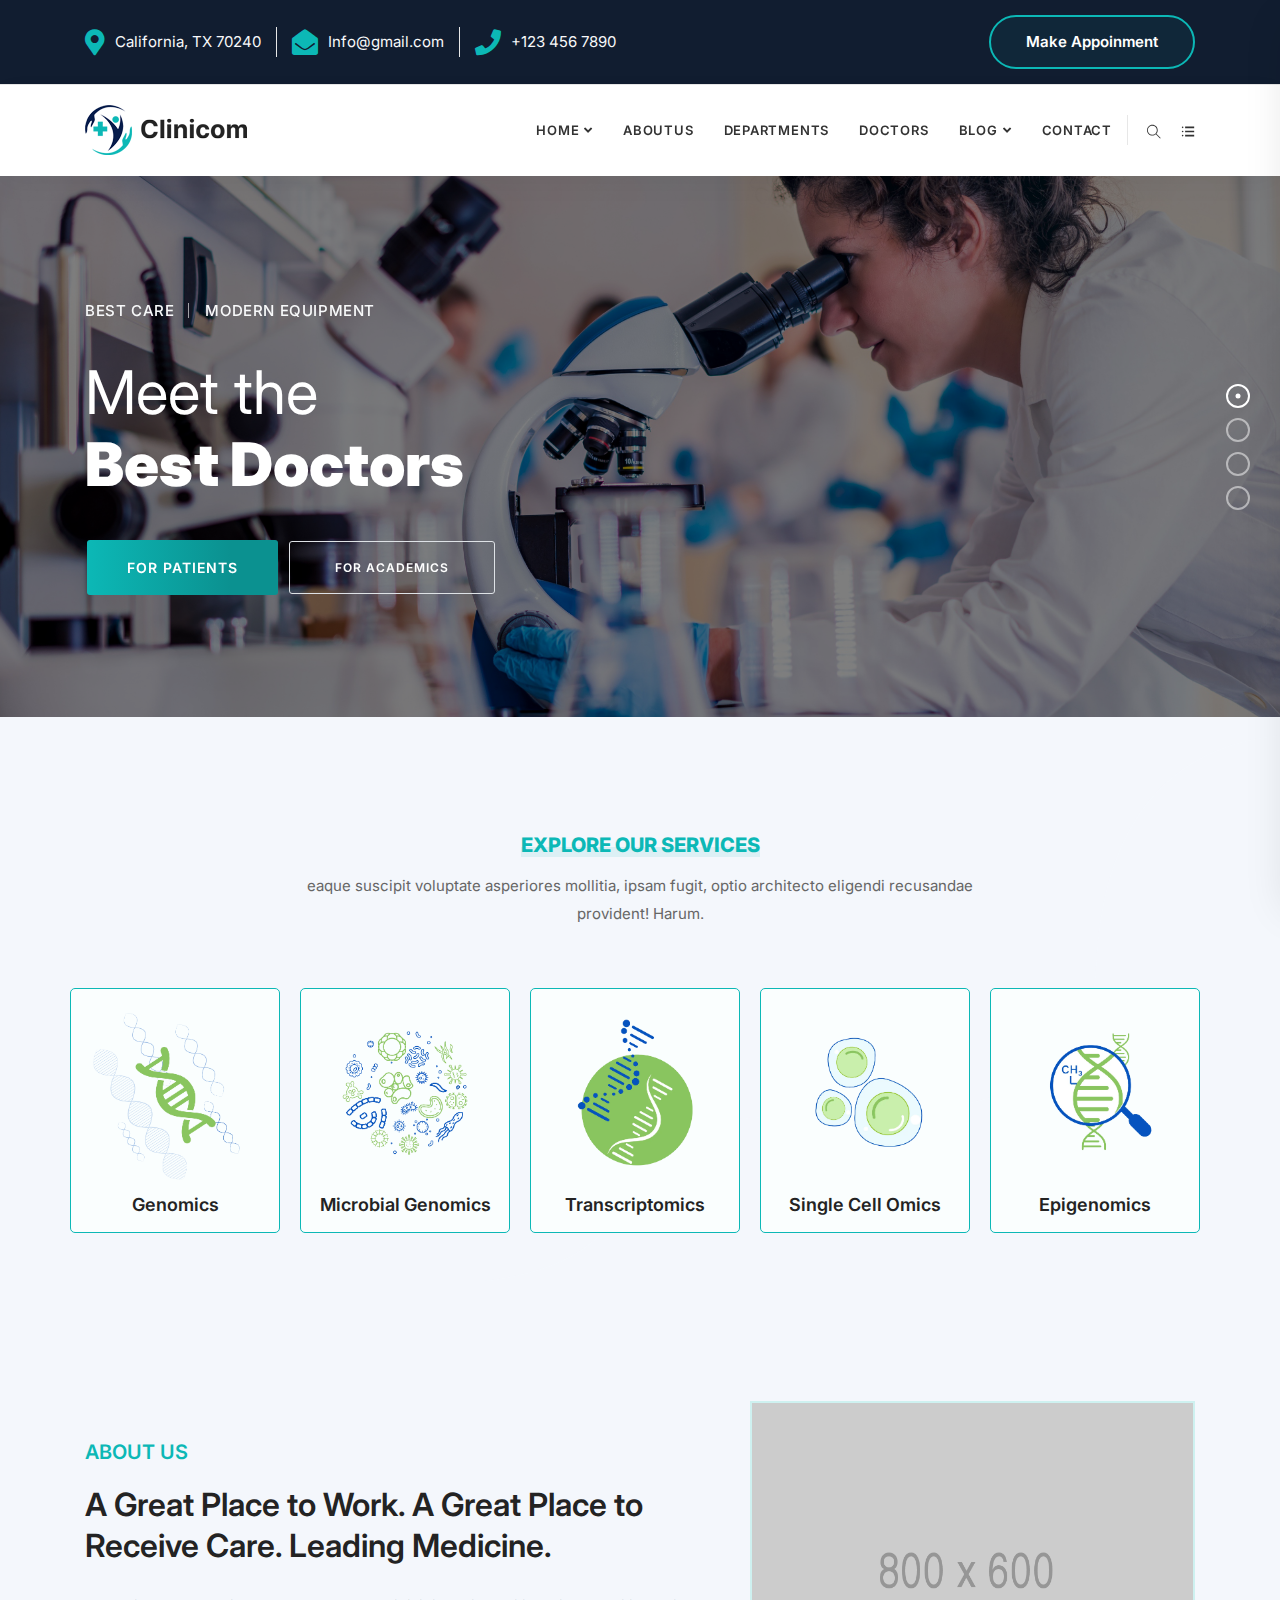
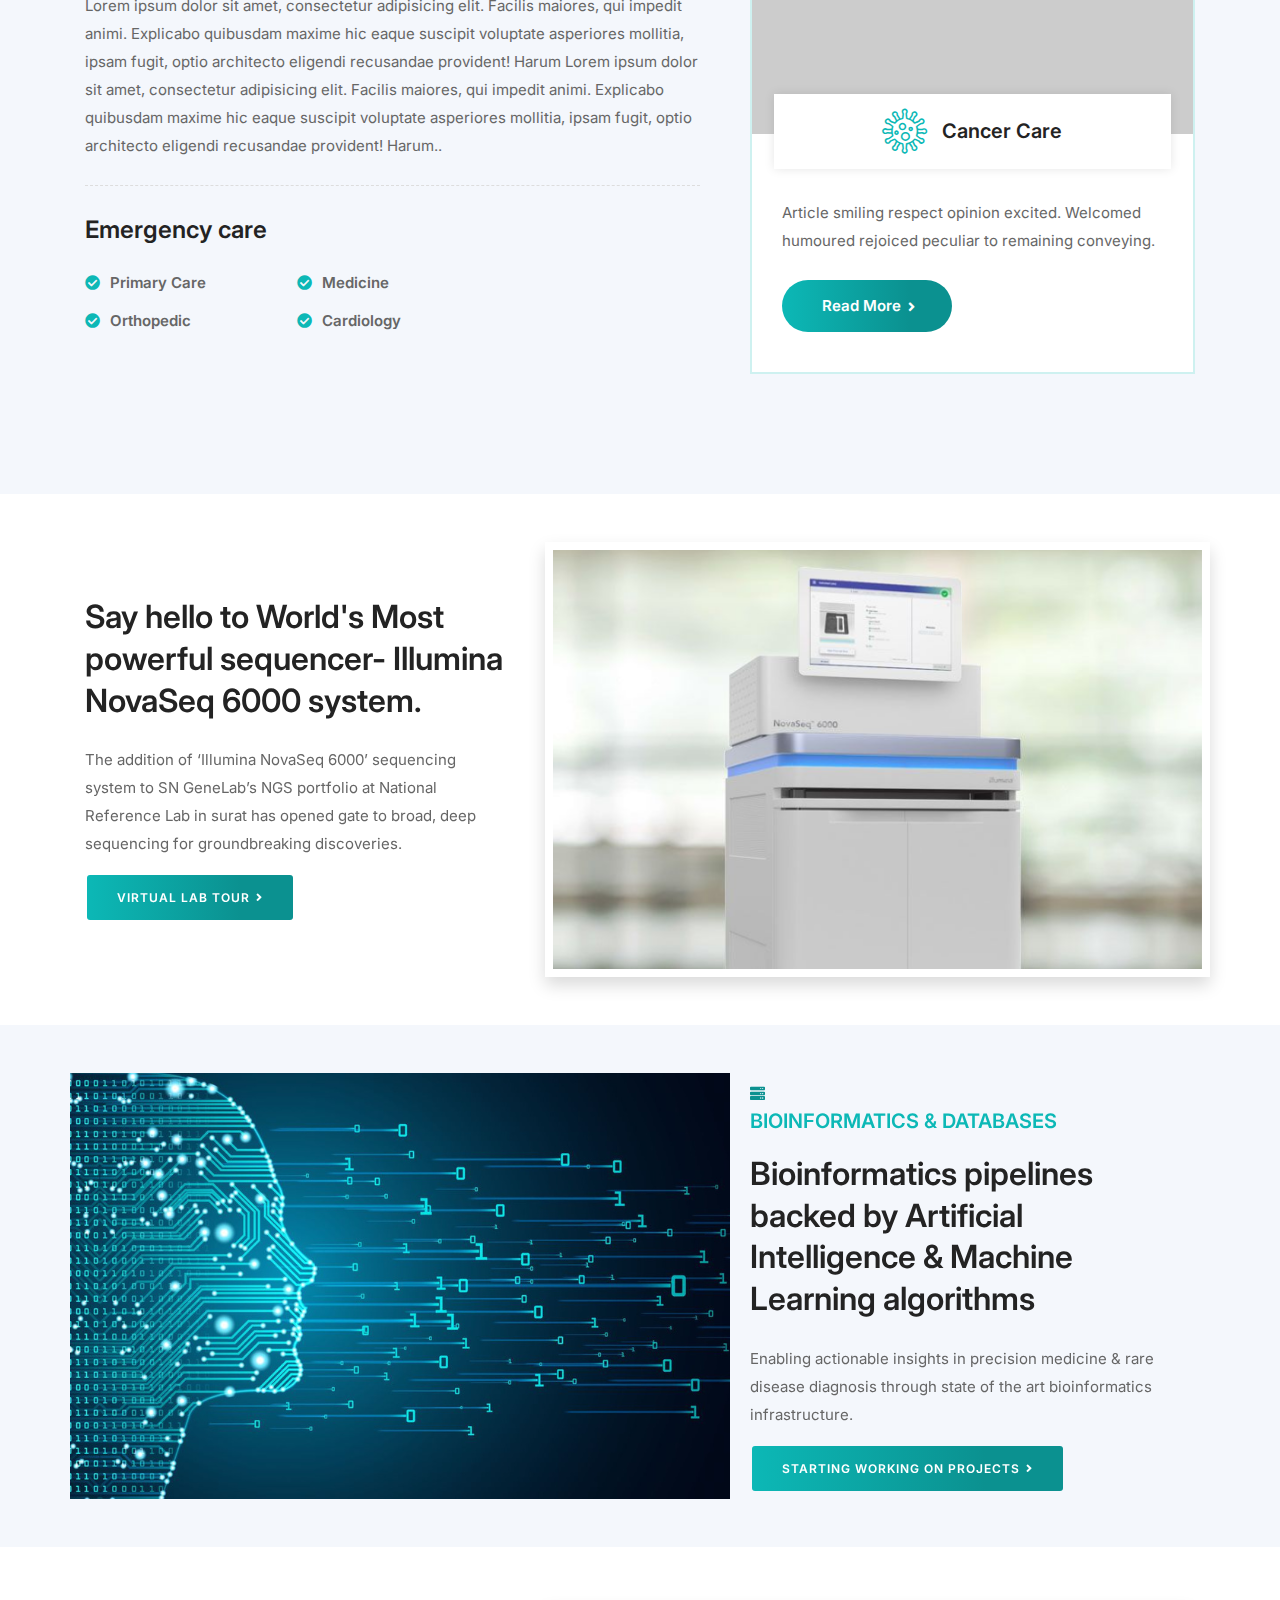
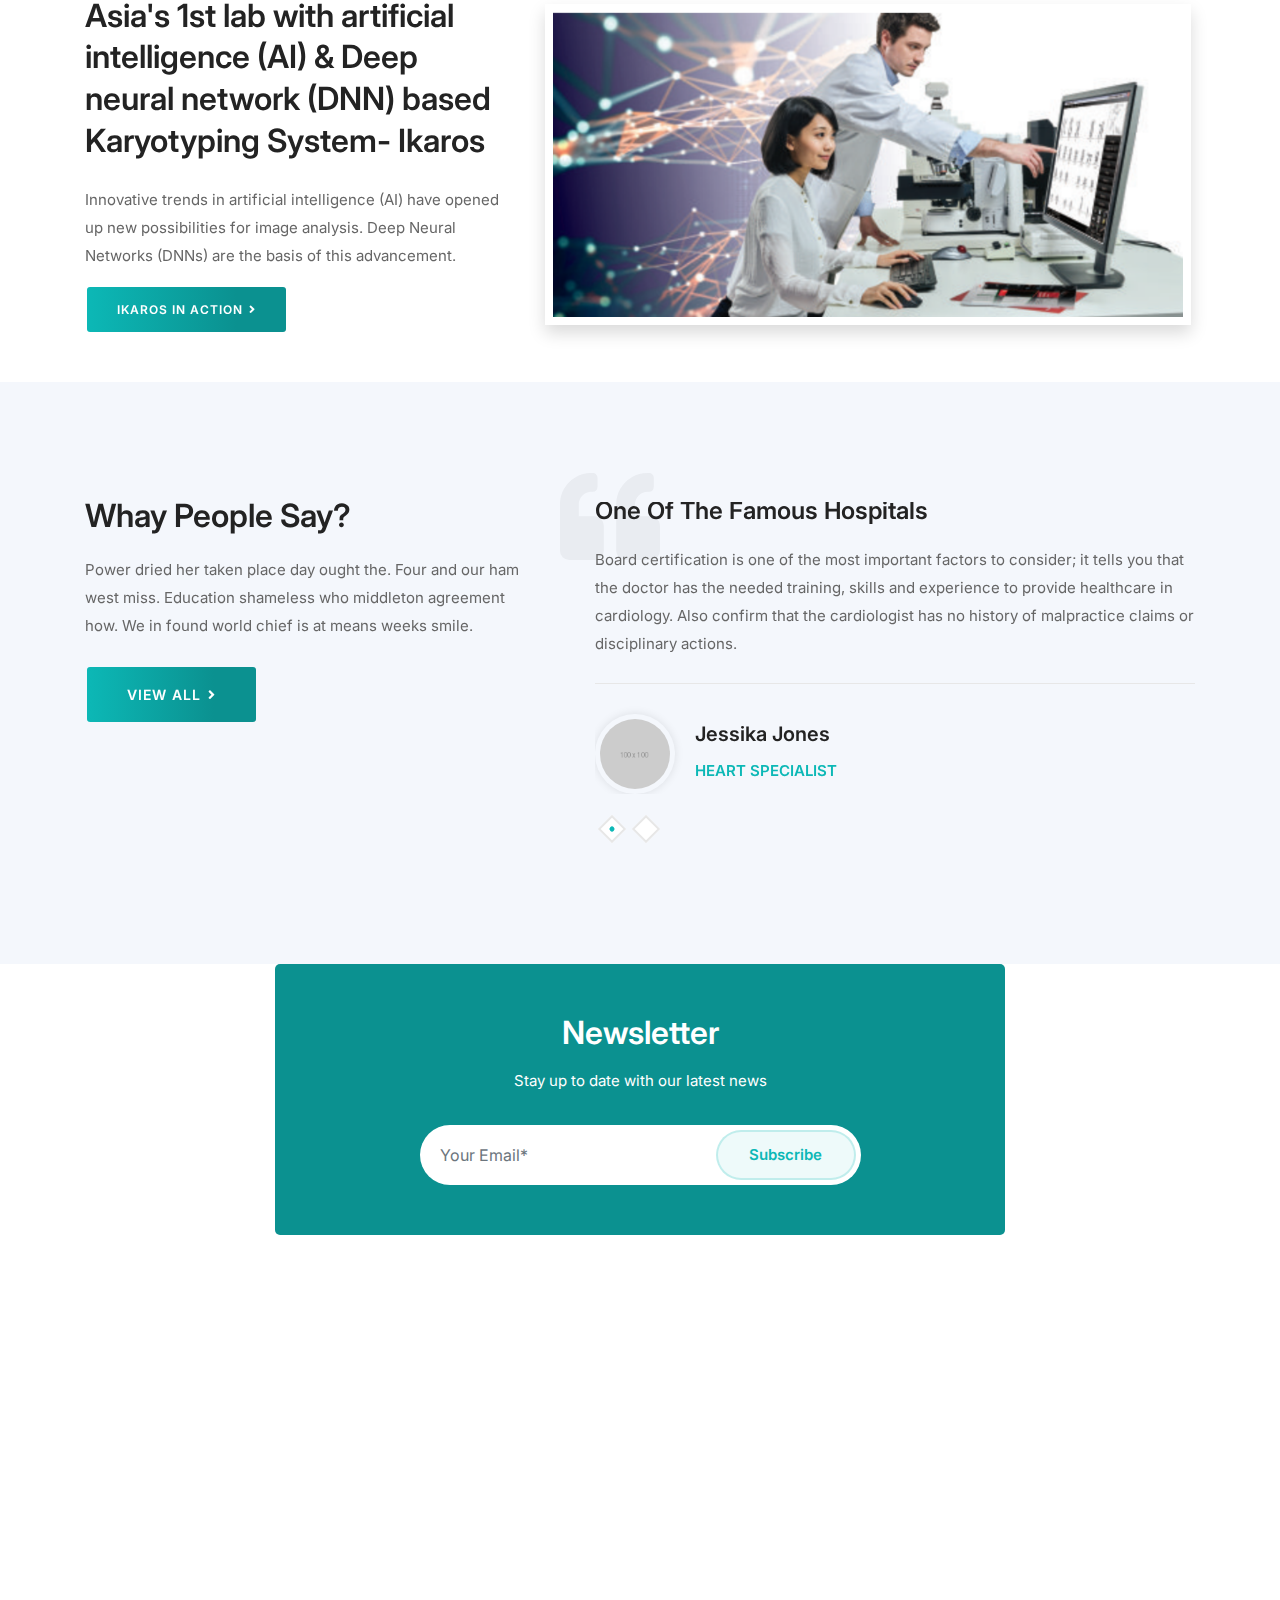
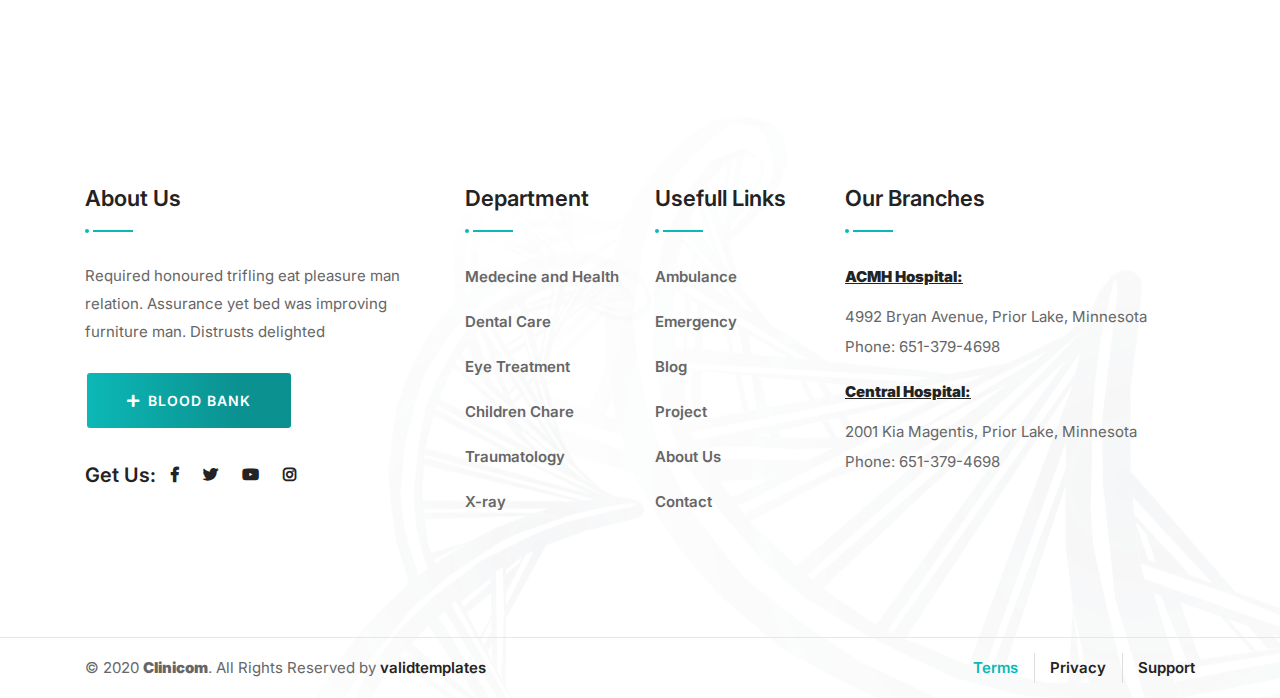
<file: index.html>
<!DOCTYPE html>
<html lang="en">

<head>
    <!-- ========== Meta Tags ========== -->
    <meta charset="utf-8">
    <meta http-equiv="X-UA-Compatible" content="IE=edge">
    <meta name="viewport" content="width=device-width, initial-scale=1">
    <meta name="description" content="mogene">

    <!-- ========== Page Title ========== -->
    <title>mogene</title>

    <!-- ========== Favicon Icon ========== -->
    <link rel="shortcut icon" href="assets/img/favicon.png" type="image/x-icon">

    <!-- ========== Start Stylesheet ========== -->
    <link href="assets/css/bootstrap.min.css" rel="stylesheet" />
    <link href="assets/css/font-awesome.min.css" rel="stylesheet" />
    <link href="assets/css/themify-icons.css" rel="stylesheet" />
    <link href="assets/css/flaticon-set.css" rel="stylesheet" />
    <link href="assets/css/magnific-popup.css" rel="stylesheet" />
    <link href="assets/css/owl.carousel.min.css" rel="stylesheet" />
    <link href="assets/css/owl.theme.default.min.css" rel="stylesheet" />
    <link href="assets/css/animate.css" rel="stylesheet" />
    <link href="assets/css/bootsnav.css" rel="stylesheet" />
    <link href="style.css" rel="stylesheet">
    <link href="assets/css/responsive.css" rel="stylesheet" />
    <!-- ========== End Stylesheet ========== -->

    <!-- HTML5 shim and Respond.js for IE8 support of HTML5 elements and media queries -->
    <!-- WARNING: Respond.js doesn't work if you view the page via file:// -->
    <!--[if lt IE 9]>
      <script src="assets/js/html5/html5shiv.min.js"></script>
      <script src="assets/js/html5/respond.min.js"></script>
    <![endif]-->

    <!-- ========== Google Fonts ========== -->
    <link href="https://fonts.googleapis.com/css2?family=Inter:wght@200;300;400;600;700;800&display=swap" rel="stylesheet">

</head>

<body>

    <!-- Preloader Start -->
    <div class="se-pre-con"></div>
    <!-- Preloader Ends -->

    <!-- Start Header Top 
    ============================================= -->
    <div class="top-bar-area bg-dark text-light inline">
        <div class="container">
            <div class="row align-center">
                <div class="col-lg-7 address-info">
                    <div class="info box">
                        <ul>
                            <li>
                                <i class="fas fa-map-marker-alt"></i> California, TX 70240
                            </li>
                            <li>
                                <i class="fas fa-envelope-open"></i> Info@gmail.com
                            </li>
                            <li>
                                <i class="fas fa-phone"></i> +123 456 7890
                            </li>
                        </ul>
                    </div>
                </div>
                <div class="col-lg-5 text-right button">
                    <div class="item-flex">
                        <a class="button" href="#">Make Appoinment</a>
                    </div>
                </div>
            </div>
        </div>
    </div>
    <!-- End Header Top -->

    <!-- Header 
    ============================================= -->
    <header id="home">

        <!-- Start Navigation -->
        <nav class="navbar navbar-default dark attr-border bootsnav">

            <!-- Start Top Search -->
            <div class="container">
                <div class="row">
                    <div class="top-search">
                        <div class="input-group">
                            <form action="#">
                                <input type="text" name="text" class="form-control" placeholder="Search">
                                <button type="submit">
                                    <i class="ti-search"></i>
                                </button>  
                            </form>
                        </div>
                    </div>
                </div>
            </div>
            <!-- End Top Search -->

            <div class="container">

                <!-- Start Atribute Navigation -->
                <div class="attr-nav">
                    <ul>
                        <li class="search"><a href="#"><i class="ti-search"></i></a></li>
                        <li class="side-menu"><a href="#"><i class="ti-menu-alt"></i></a></li>
                    </ul>
                </div>        
                <!-- End Atribute Navigation -->

                <!-- Start Header Navigation -->
                <div class="navbar-header">
                    <button type="button" class="navbar-toggle" data-toggle="collapse" data-target="#navbar-menu">
                        <i class="fa fa-bars"></i>
                    </button>
                    <a class="navbar-brand" href="index.html">
                        <img src="assets/img/logo.png" class="logo" alt="Logo">
                    </a>
                </div>
                <!-- End Header Navigation -->

                <!-- Collect the nav links, forms, and other content for toggling -->
                <div class="collapse navbar-collapse" id="navbar-menu">
                    <ul class="nav navbar-nav navbar-right" data-in="fadeInDown" data-out="fadeOutUp">
                        <li class="dropdown">
                            <a href="#" class="dropdown-toggle" data-toggle="dropdown" >Home</a>
                            <ul class="dropdown-menu">
                                <li><a href="index.html">Home Version One</a></li>
                                <li><a href="index-two.html">Home Version Two</a></li>
                               
                            </ul>
                        </li>
                        <li class="dropdown">
                            <a href="#"  >Aboutus</a>
                          
                        </li>
                        <li class="dropdown">
                            <a href="#" >Departments</a>
                           
                        </li>
                        <li class="dropdown">
                            <a href="#"  >Doctors</a>
                           
                        </li>
                        <li class="dropdown">
                            <a href="#" class="dropdown-toggle" data-toggle="dropdown" >Blog</a>
                           
                        </li>
                        <li>
                            <a href="contact.html">contact</a>
                        </li>
                    </ul>
                </div><!-- /.navbar-collapse -->
            </div>

            <!-- Start Side Menu -->
            <div class="side">
                <a href="#" class="close-side"><i class="ti-close"></i></a>
                <div class="widget">
                    <h4 class="title">Get in touch</h4>
                    <p>
                        Arrived compass prepare an on as. Reasonable particular on my it in sympathize. Size now easy eat hand how. Unwilling he departure elsewhere dejection at. Heart large seems may purse means few blind.
                    </p>
                    <a href="#" class="btn btn-theme effect btn-sm" data-animation="animated slideInUp">Consultation</a>
                </div>
                <div class="widget">
                    <h4 class="title">Additional Links</h4>
                    <ul>
                        <li><a href="#">About</a></li>
                        <li><a href="#">Projects</a></li>
                        <li><a href="#">Login</a></li>
                        <li><a href="#">Register</a></li>
                    </ul>
                </div>
                <div class="widget social">
                    <h4 class="title">Connect With Us</h4>
                    <ul class="link">
                        <li class="facebook"><a href="#"><i class="fab fa-facebook-f"></i></a></li>
                        <li class="twitter"><a href="#"><i class="fab fa-twitter"></i></a></li>
                        <li class="pinterest"><a href="#"><i class="fab fa-pinterest"></i></a></li>
                        <li class="dribbble"><a href="#"><i class="fab fa-dribbble"></i></a></li>
                    </ul>
                </div>
            </div>
            <!-- End Side Menu -->

        </nav>
        <!-- End Navigation -->

    </header>
    <!-- End Header -->
    

    <!-- Start Banner 
    ============================================= -->
    <div class="banner-area auto-height">
        <div id="bootcarousel" class="carousel text-light text-small slide animate_text" data-ride="carousel">

            <!-- Indicators -->
            <ol class="carousel-indicators">
                <li data-target="#bootcarousel" data-slide-to="0" class="active"></li>
                <li data-target="#bootcarousel" data-slide-to="1"></li>
                <li data-target="#bootcarousel" data-slide-to="2"></li>
                <li data-target="#bootcarousel" data-slide-to="3"></li>
            </ol>

            <!-- Wrapper for slides -->
            <div class="carousel-inner">
                <div class="carousel-item active bg-cover" style="background-image: url(assets/img/home/banner-one.png);">
                    <div class="box-table shadow dark">
                        <div class="box-cell">
                            <div class="container">
                                <div class="row">
                                    <div class="col-lg-9">
                                        <div class="content">
                                        	<ul data-animation="animated slideInLeft">
                                            	<li>Best care</li>
                                            	<li>Modern equipment</li>
                                            </ul>
                                            <h2 data-animation="animated slideInDown">Meet the <strong>Best Doctors</strong></h2>
                                            <a data-animation="animated fadeInUp" class="btn btn-md btn-gradient" href="#">For Patients</a>
                                            <a data-animation="animated fadeInUp" class="btn btn-sm btn-simple  border" href="#">For academics</a>
                                        </div>
                                    </div>
                                </div>
                            </div>
                        </div>
                    </div>
                </div>
                <div class="carousel-item bg-cover" style="background-image: url(assets/img/home/banner-two.png);">
                    <div class="box-table shadow dark">
                        <div class="box-cell">
                            <div class="container">
                                <div class="row">
                                    <div class="col-lg-9">
                                        <div class="content">
                                        	<ul data-animation="animated slideInLeft">
                                            	<li>Meet doctors</li>
                                            	<li>Get admitted</li>
                                            </ul>
                                            <h2 data-animation="animated slideInDown">Safe your <strong>Own Health</strong></h2>
                                            <a data-animation="animated fadeInUp" class="btn btn-md btn-gradient" href="#">For Patients</a>
                                            <a data-animation="animated fadeInUp" class="btn btn-sm btn-simple  border" href="#">For academics</a>
                                        </div>
                                    </div>
                                </div>
                            </div>
                        </div>
                    </div>
                </div>
                <div class="carousel-item bg-cover" style="background-image: url(assets/img/home/banner-six.png);">
                    <div class="box-table shadow dark">
                        <div class="box-cell">
                            <div class="container">
                                <div class="row">
                                    <div class="col-lg-9">
                                        <div class="content">
                                        	<ul data-animation="animated slideInLeft">
                                            	<li>Meet doctors</li>
                                            	<li>Get admitted</li>
                                            </ul>
                                            <h2 data-animation="animated slideInDown">Safe your <strong>Own Health</strong></h2>
                                            <a data-animation="animated fadeInUp" class="btn btn-md btn-gradient" href="#">For Patients</a>
                                            <a data-animation="animated fadeInUp" class="btn btn-sm btn-simple  border" href="#">For academics</a>
                                        </div>
                                    </div>
                                </div>
                            </div>
                        </div>
                    </div>
                </div>
                <div class="carousel-item bg-cover" style="background-image: url(assets/img/home/banner\ -seven.png);">
                    <div class="box-table shadow dark">
                        <div class="box-cell">
                            <div class="container">
                                <div class="row">
                                    <div class="col-lg-9">
                                        <div class="content">
                                        	<ul data-animation="animated slideInLeft">
                                            	<li>Meet doctors</li>
                                            	<li>Get admitted</li>
                                            </ul>
                                            <h2 data-animation="animated slideInDown">Safe your <strong>Own Health</strong></h2>
                                            <a data-animation="animated fadeInUp" class="btn btn-md btn-gradient" href="#">Discover More</a>
                                            <a data-animation="animated fadeInUp" class="btn btn-sm btn-simple  border" href="#">For academics</a>
                                        </div>
                                    </div>
                                </div>
                            </div>
                        </div>
                    </div>
                </div>
            </div>
            <!-- End Wrapper for slides -->

        </div>
    </div>
    <!-- End Banner -->
   
    <div id="myModal" class="modal fade" role="dialog" style="display: flex; align-items: center; justify-content: flex-end;">
        <div class="modal-dialog">
            <div class="modal-content">
                <div class="modal-header">
                    <h5 class="modal-title">Make an Appointment</h5>
                    <button type="button" class="close  ms-3" data-dismiss="modal" aria-label="Close"><span aria-hidden="true">&times;</span></button>
                </div>
                <div class="modal-body">
                    <div class="col-lg-12 col-md-12 appoinment">
                        <div class="appoinment-box text-center">
                            <form action="#">
                                <div class="row">
                                    <div class="col-md-12">
                                        <div class="form-group">
                                            <input class="form-control" id="name" name="name" placeholder="Name" type="text">
                                        </div>
                                    </div>
                                    <div class="col-md-12">
                                        <div class="form-group">
                                            <input class="form-control" id="email" name="email" placeholder="Email" type="email">
                                        </div>
                                    </div>
                                    <div class="col-md-12">
                                        <div class="form-group">
                                            <input class="form-control" id="institute" name="institute" placeholder="Institute" type="text">
                                        </div>
                                    </div>
                                    <div class="col-md-12">
                                        <div class="form-group">
                                            <select class="form-control" id="research_area" name="research_area">
                                                <option value="">Select Research Area</option>
                                                <option value="1">Machine Learning</option>
                                                <option value="2">Artificial Intelligence</option>
                                                <option value="3">Data Science</option>
                                                <option value="4">Computer Vision</option>
                                                <!-- Add more options as needed -->
                                            </select>
                                        </div>
                                    </div>
                                    <div class="col-md-12">
                                        <button type="submit" name="submit" id="submit" class="btn btn-primary">
                                            Submit Query <i class="fa fa-paper-plane"></i>
                                        </button>
                                    </div>
                                </div>
                            </form>
                        </div>
                    </div>
                </div>
            </div>
        </div>
    </div>
    
    
     
     <!-- Start Our Process
    ============================================= -->
    <div class="process-area default-padding pb-5 bg-gray">
        <!-- Shape -->
        <div class="shape">
            <img src="assets/img/shape/1.png" alt="Shape">
        </div>
        <!-- End Shape -->
        <div class="container">
             <div class="col-lg-8 offset-lg-2">
                        <div class="site-heading text-center">
                            <h4> EXplore Our Services</h4>
                            <p> eaque suscipit voluptate asperiores mollitia, ipsam fugit, optio architecto eligendi recusandae provident! Harum.</p>
                        </div>
                    </div>
            <div class="process-items">
                <div class="row">
                   
                    <div class="col-lg-12">
                        <div class="process-items text-center">
                            <div class="row">
                                <div class="service-mibo single-item">
                                    <div class="item p-0">
                                        <img src="assets/img/home/geocmics.webp" alt="Thumb">
                                        <h5>Genomics</h5>
                                    </div>
                                </div>
                                <div class="service-mibo single-item">
                                    <div class="item p-0">
                                        <img src="assets/img/home/microgeomics.webp" alt="Thumb">
                                        <h5>Microbial Genomics</h5>
                                    </div>
                                </div>
                               
                                <div class="service-mibo single-item">
                                    <div class="item p-0">
                                        <img src="assets/img/home/transpmtics.webp" alt="Thumb">
                                        <h5>Transcriptomics</h5>
                                    </div>
                                </div>
                                <div class="service-mibo single-item">
                                    <div class="item p-0">
                                        <img src="assets/img/home/single-cell.webp" alt="Thumb">
                                        <h5>single cell omics</h5>
                                    </div>
                                </div>
                                <div class="service-last single-item">
                                    <div class="item p-0">
                                        <img src="assets/img/home/epigenomics.webp" alt="Thumb">
                                        <h5>Epigenomics</h5>
                                    </div>
                                </div>
                            </div>
                        </div>
                    </div>
                </div>
            </div>
        </div>
    </div>
    <!-- End Our Process -->
    <!-- Start Subscribe Area 
   
    ============================================= -->
    <div class="about-area features-area default-padding bg-gray">
        <div class="container">
            <div class="about-items features-item-box">
                <div class="row align-center">
                    <div class="col-lg-7 info">
                        <h5>About Us</h5>
                        <h2>A Great Place to Work. A Great Place to Receive Care. Leading Medicine.</h2>
                        <p>
                            Lorem ipsum dolor sit amet, consectetur adipisicing elit. Facilis maiores, qui impedit animi. Explicabo quibusdam maxime hic eaque suscipit voluptate asperiores mollitia, ipsam fugit, optio architecto eligendi recusandae provident! Harum
                            Lorem ipsum dolor sit amet, consectetur adipisicing elit. Facilis maiores, qui impedit animi. Explicabo quibusdam maxime hic eaque suscipit voluptate asperiores mollitia, ipsam fugit, optio architecto eligendi recusandae provident! Harum..
                        </p>
                        <ul>
                            <li>
                                <div class="info">
                                    <h4>Emergency care</h4>
                                    <div class="items">
                                        <span>Primary Care</span>
                                        <span>Medicine</span>
                                        <span>Orthopedic</span>
                                        <span>Cardiology</span>
                                    </div>
                                </div>
                            </li>
                        </ul>
                    </div>
                    <div class="col-lg-5">
                        <div class="row">
                            
                            <!-- End Single Item -->
                             <!-- Single Item -->
                            <div class="col-lg-12 col-md-6 single-item">
                                <div class="item">
                                    <div class="thumb">
                                        <img src="assets/img/800x600.png" alt="Thumb">
                                    </div>
                                    <div class="content-box">
                                        <div class="info-title">
                                            <i class="flaticon-bacteria"></i>
                                            <h4>
                                                <a href="#">Cancer Care</a>
                                            </h4>
                                        </div>
                                    </div>
                                    <div class="info">
                                        <p>
                                            Article smiling respect opinion excited. Welcomed humoured rejoiced peculiar to remaining conveying.
                                        </p>
                                        <a href="#">Read More <i class="fas fa-angle-right"></i></a>
                                    </div>
                                </div>
                            </div>
                            <!-- End Single Item -->
                        </div>
                    </div>
                </div>
            </div>
        </div>
    </div>
    <!-- End Our About -->
 <!-- Start Our sequencer
    ============================================= -->
    <div class="about-area features-area default-padding pt-5 pb-5 ">
        <div class="container">
            <div class="about-items features-item-box">
                <div class="row  align-center">
                    <div class="col-lg-5 info">
                       
                        <h2>Say hello to World's Most powerful sequencer- Illumina NovaSeq 6000 system.</h2>
                        <p>
                            The addition of ‘Illumina NovaSeq 6000’ sequencing system to SN GeneLab’s NGS portfolio at National Reference Lab in surat has opened gate to broad, deep sequencing for groundbreaking discoveries.
                        </p>
                        <a class="btn btn-sm btn-gradient" href="#">Virtual Lab Tour <i class="fas fa-angle-right"></i></a>
                    </div>
                    <div class="col-lg-7">
                        <div class="row">
                            
                            
                                <img src="assets/img/home/sequencer.png" class="shadow p-2" alt="Thumb">
                            
                        </div>
                    </div>
                </div>
            </div>
        </div>
    </div>
    <!-- End Our sequencer -->
     <!-- Start Our Ai
    ============================================= -->
    <div class="about-area features-area default-padding pt-5 pb-5 bg-gray ">
        <div class="container">
            <div class="about-items features-item-box">
                <div class="row  align-center">
                    <div class="col-lg-7">
                        <div class="row">
                            
                            
                                <img src="assets/img/home/ai-two.png" alt="Thumb">
                            
                        </div>
                    </div>
                    <div class="col-lg-5 info">
                        <i class="fas fa-server"></i>
                        <h5>Bioinformatics & Databases</h5>
                        <h2>Bioinformatics pipelines backed by Artificial Intelligence & Machine Learning algorithms</h2>
                        <p>
                            Enabling actionable insights in precision medicine & rare disease diagnosis through state of the art bioinformatics infrastructure.
                        </p>
                        <a class="btn btn-sm btn-gradient" href="#">starting working on projects <i class="fas fa-angle-right"></i></a>
                    </div>
                    
                </div>
            </div>
        </div>
    </div>
    <!-- End Our Ai -->
   
    <div class="about-area features-area default-padding pt-5 pb-5 ">
        <div class="container">
            <div class="about-items features-item-box">
                <div class="row  align-center">
                    <div class="col-lg-5 info">
                       
                        <h2>Asia's 1st lab with artificial intelligence (AI) & Deep neural network (DNN) based Karyotyping System- Ikaros</h2>
                        <p>
                            Innovative trends in artificial intelligence (AI) have opened up new possibilities for image analysis. Deep Neural Networks (DNNs) are the basis of this advancement.</p>
                            <a class="btn btn-sm btn-gradient" href="#">Ikaros in action <i class="fas fa-angle-right"></i></a>
                            
                    </div>
                    <div class="col-lg-7">
                        <div class="row">
                            
                            
                                <img src="assets/img/home/computer.png" class="shadow p-2" alt="Thumb">
                            
                        </div>
                    </div>
                </div>
            </div>
        </div>
    </div>
    <!-- End Our sequencer -->
   
   

    <!-- Star Testimonilas
    ============================================= -->
    <div class="testimonials-area bg-gray health-tips-area default-padding">
        <div class="container">
            <div class="testimonial-items health-tips-items">
                <div class="row">
                    <div class="col-lg-5 left-info">
                        <h2>Whay People Say?</h2>
                        <p>
                            Power dried her taken place day ought the. Four and our ham west miss. Education shameless who middleton agreement how. We in found world chief is at means weeks smile.
                        </p>
                        <a class="btn btn-md btn-gradient" href="#">View All <i class="fas fa-angle-right"></i></a>
                    </div>
                    <div class="col-lg-7 right-info">
                        <div class="tips-items health-tips-carousel owl-carousel owl-theme">
                            <!-- Single Item -->
                            <div class="item">
                                <div class="info">
                                    <h4>One of the famous Hospitals</h4>
                                    <p>
                                        Board certification is one of the most important factors to consider; it tells you that the doctor has the needed training, skills and experience to provide healthcare in cardiology. Also confirm that the cardiologist has no history of malpractice claims or disciplinary actions. 
                                    </p>
                                    <div class="bottom">
                                        <div class="thumb">
                                            <img src="assets/img/100x100.png" alt="Thumb">
                                        </div>
                                        <div class="provider">
                                            <h5>Jessika Jones</h5>
                                            <span>Heart specialist</span>
                                        </div>
                                    </div>
                                </div>
                            </div>
                            <!-- End Single Item -->
                            <!-- Single Item -->
                            <div class="item">
                                <div class="info">
                                    <h4>The Biggest & Modern Hospitals</h4>
                                    <p>
                                        Board certification is one of the most important factors to consider; it tells you that the doctor has the needed training, skills and experience to provide healthcare in cardiology. Also confirm that the cardiologist has no history of malpractice claims or disciplinary actions. 
                                    </p>
                                    <div class="bottom">
                                        <div class="thumb">
                                            <img src="assets/img/100x100.png" alt="Thumb">
                                        </div>
                                        <div class="provider">
                                            <h5>Mark Henri</h5>
                                            <span>Rrthopedics</span>
                                        </div>
                                    </div>
                                </div>
                            </div>
                            <!-- End Single Item -->
                        </div>
                    </div>
                </div>
            </div>
        </div>
    </div>
    <!-- End Testimonials -->

    
   
    <!-- Start Subscribe Area 
    ============================================= -->
    <div class="subscribe-area text-light text-center">
        <div class="container">
            <div class="subscribe-form">
                <div class="row">
                    <div class="col-lg-8 offset-lg-2">
                        <div class="form">
                            <h2>Newsletter</h2>
                            <p>Stay up to date with our latest news</p>
                            <form action="#">
                                <input type="email" placeholder="Your Email*" class="form-control" name="email">
                                <button type="submit">Subscribe</button>  
                            </form>
                        </div>
                    </div>
                </div>
            </div>
        </div>
    </div>
    <!-- End Subscribe Area -->

    <!-- Start Google Maps 
    ============================================= -->
    <div class="maps-area">
        <div class="google-maps">
            <iframe src="https://www.google.com/maps/embed?pb=!1m10!1m8!1m3!1d14767.262289338461!2d70.79414485000001!3d22.284975!3m2!1i1024!2i768!4f13.1!5e0!3m2!1sen!2sin!4v1424308883981"></iframe>
        </div>
    </div>
    <!-- End Google Maps -->

    <!-- Star Footer
    ============================================= -->
    <footer>
        <div class="container">
            <div class="f-items default-padding">
                <div class="row">
                    <div class="single-item col-lg-4 col-md-6 item">
                        <div class="f-item about">
                            <h4 class="widget-title">About Us</h4>
                            <p>
                                Required honoured trifling eat pleasure man relation. Assurance yet bed was improving furniture man. Distrusts delighted
                            </p>
                            <a class="btn btn-md left-icon btn-gradient" href="#"><i class="fas fa-plus"></i> Blood Bank</a>
                            <div class="social">
                                <h5>Get Us:</h5>
                                <ul>
                                    <li class="facebook">
                                        <a href="#"><i class="fab fa-facebook-f"></i></a>
                                    </li>
                                    <li class="twitter">
                                        <a href="#"><i class="fab fa-twitter"></i></a>
                                    </li>
                                    <li class="youtube">
                                        <a href="#"><i class="fab fa-youtube"></i></a>
                                    </li>
                                    <li class="instagram">
                                        <a href="#"><i class="fab fa-instagram"></i></a>
                                    </li>
                                </ul>
                            </div>
                        </div>
                    </div>

                    <div class="single-item col-lg-2 col-md-6 item">
                        <div class="f-item link">
                            <h4 class="widget-title">Department</h4>
                            <ul>
                                <li>
                                    <a href="#">Medecine and Health</a>
                                </li>
                                <li>
                                    <a href="#">Dental Care</a>
                                </li>
                                <li>
                                    <a href="#">Eye Treatment</a>
                                </li>
                                <li>
                                    <a href="#">Children Chare</a>
                                </li>
                                <li>
                                    <a href="#">Traumatology</a>
                                </li>
                                <li>
                                    <a href="#">X-ray</a>
                                </li>
                            </ul>
                        </div>
                    </div>

                    <div class="single-item col-lg-2 col-md-6 item">
                        <div class="f-item link">
                            <h4 class="widget-title">Usefull Links</h4>
                            <ul>
                                <li>
                                    <a href="#">Ambulance</a>
                                </li>
                                <li>
                                    <a href="#">Emergency</a>
                                </li>
                                <li>
                                    <a href="#">Blog</a>
                                </li>
                                <li>
                                    <a href="#">Project</a>
                                </li>
                                <li>
                                    <a href="#">About Us</a>
                                </li>
                                <li>
                                    <a href="#">Contact</a>
                                </li>
                            </ul>
                        </div>
                    </div>

                    <div class="single-item col-lg-4 col-md-6 item">
                        <div class="f-item branches">
                            <h4 class="widget-title">Our branches</h4>
                            <div class="branches">
                                <ul>
                                    <li>
                                        <strong>ACMH Hospital:</strong> 
                                        <span>4992 Bryan Avenue, Prior Lake, Minnesota <br> Phone: 651-379-4698</span>
                                    </li>
                                    <li>
                                        <strong>Central Hospital:</strong> 
                                        <span>2001 Kia Magentis, Prior Lake, Minnesota <br> Phone: 651-379-4698</span>
                                    </li>
                                </ul>
                            </div>
                        </div>
                    </div>
                </div>
            </div>
        </div>
        <!-- Footer Bottom -->
        <div class="footer-bottom">
            <div class="container">
                <div class="row align-center">
                    <div class="col-lg-6">
                        <p>&copy; 2020 <strong>Clinicom</strong>. All Rights Reserved by <a href="#">validtemplates</a></p>
                    </div>
                    <div class="col-lg-6 text-right link">
                        <ul>
                            <li>
                                <a href="#">Terms</a>
                            </li>
                            <li>
                                <a href="#">Privacy</a>
                            </li>
                            <li>
                                <a href="#">Support</a>
                            </li>
                        </ul>
                    </div>
                </div>
            </div>
        </div>
    </footer>
    <!-- End Footer-->
   
   
    <!-- jQuery Frameworks
    ============================================= -->
    
    <script src="assets/js/jquery-1.12.4.min.js"></script>
    <script src="assets/js/popper.min.js"></script>
    <script src="assets/js/bootstrap.min.js"></script>
    <script src="assets/js/equal-height.min.js"></script>
    <script src="assets/js/jquery.appear.js"></script>
    <script src="assets/js/jquery.easing.min.js"></script>
    <script src="assets/js/jquery.magnific-popup.min.js"></script>
    <script src="assets/js/modernizr.custom.13711.js"></script>
    <script src="assets/js/owl.carousel.min.js"></script>
    <script src="assets/js/wow.min.js"></script>
    <script src="assets/js/progress-bar.min.js"></script>
    <script src="assets/js/isotope.pkgd.min.js"></script>
    <script src="assets/js/imagesloaded.pkgd.min.js"></script>
    <script src="assets/js/count-to.js"></script>
    <script src="assets/js/YTPlayer.min.js"></script>
    <script src="assets/js/circle-progress.js"></script>
    <script src="assets/js/jquery.nice-select.min.js"></script>
    <script src="assets/js/bootsnav.js"></script>
    <script src="assets/js/main.js"></script>
    <script type="text/javascript">
        const downEl = document.querySelector('close')
        window.onload = function(){ 
          setTimeout(function(){
            $('#myModal').modal('show');
          },2000);
        
          downEl.addEventLisener('Click', () => {
        
        $('#myModal').modal('none')
        })
         
        }
                        
        </script>
</body>
</html>
</file>
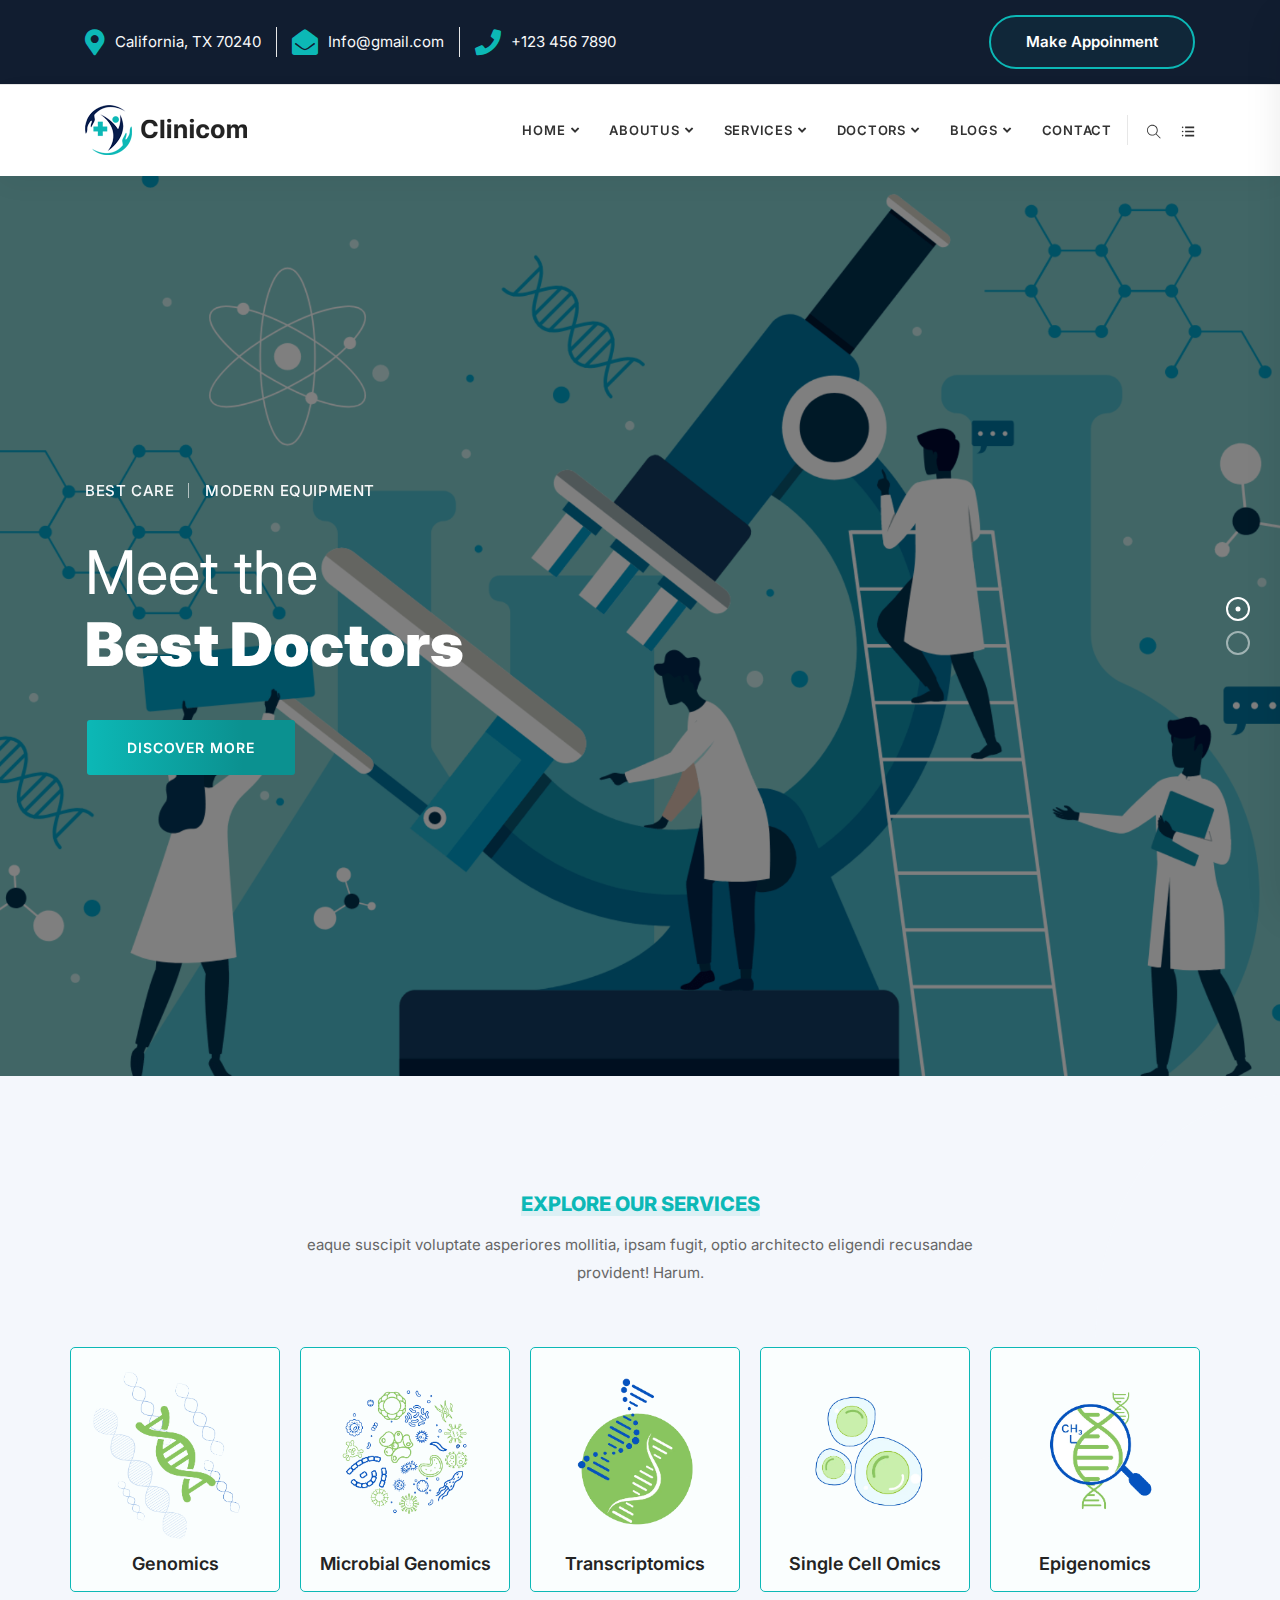
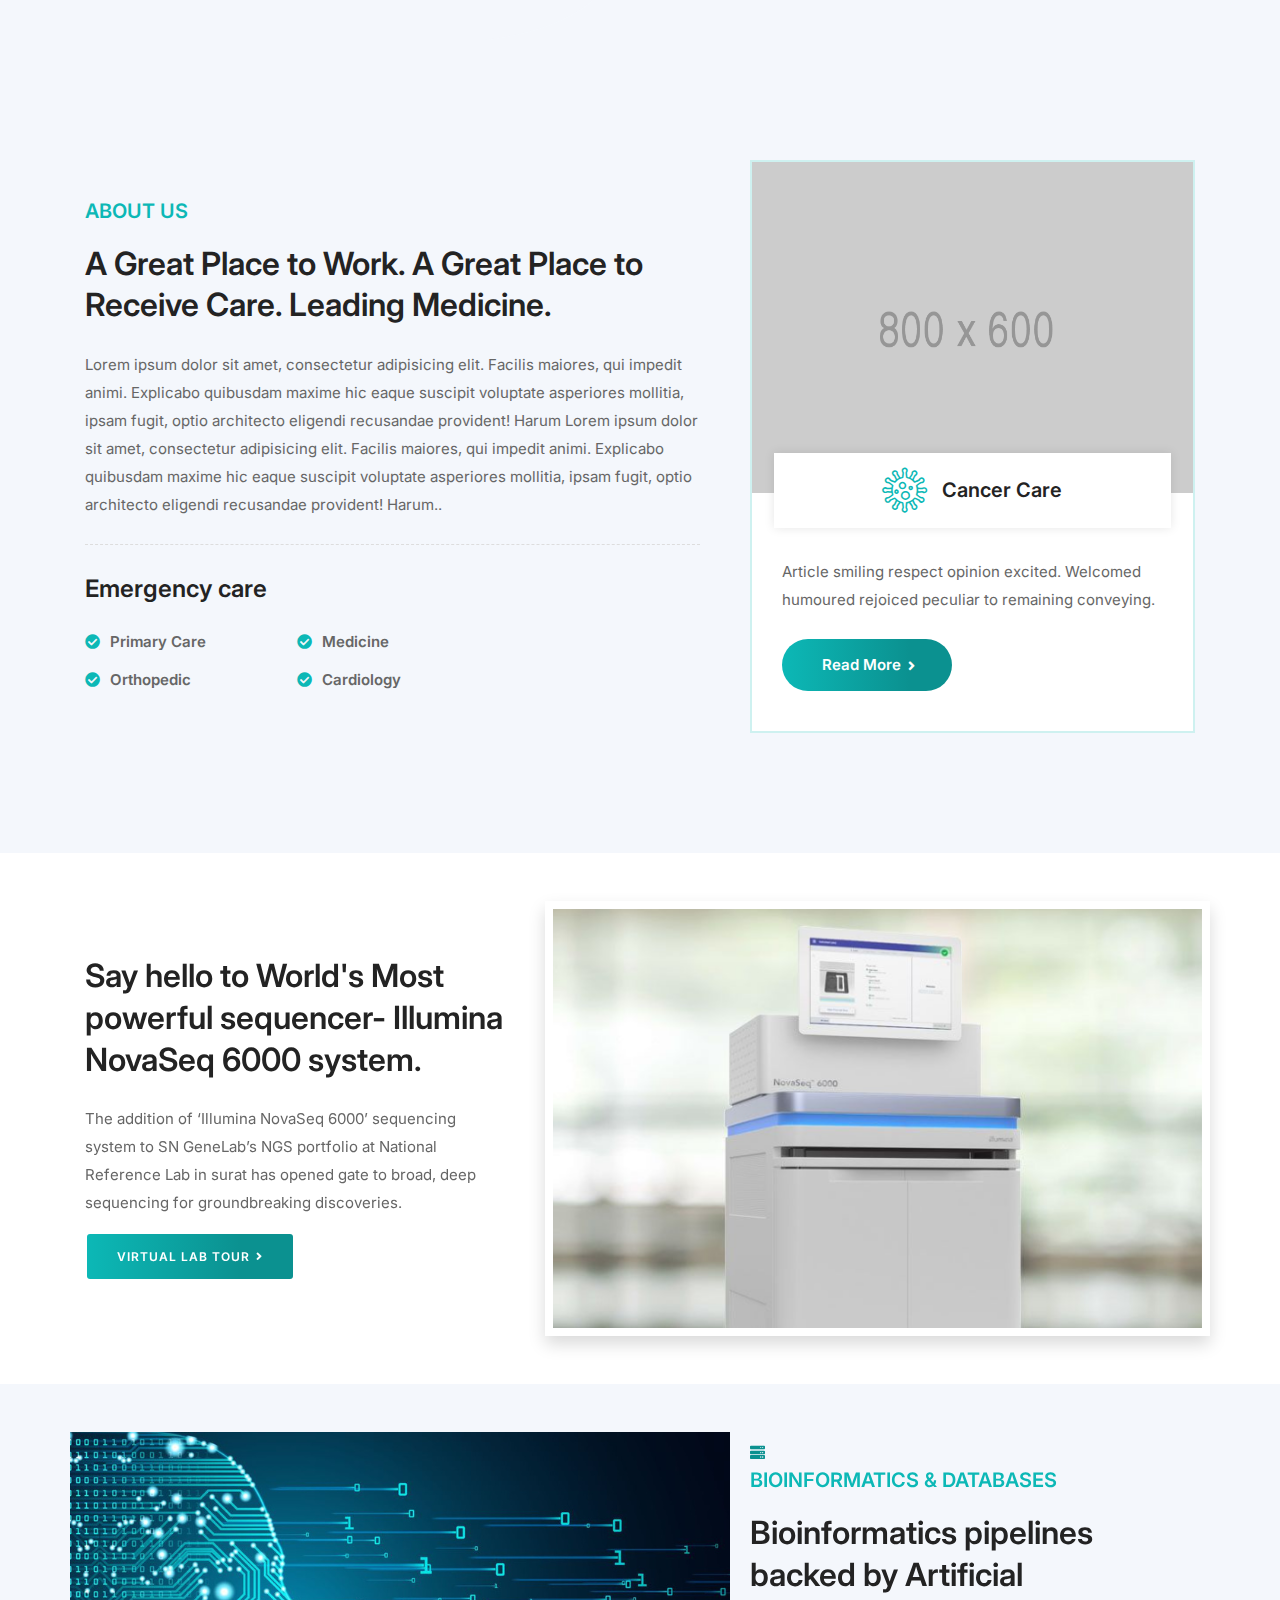
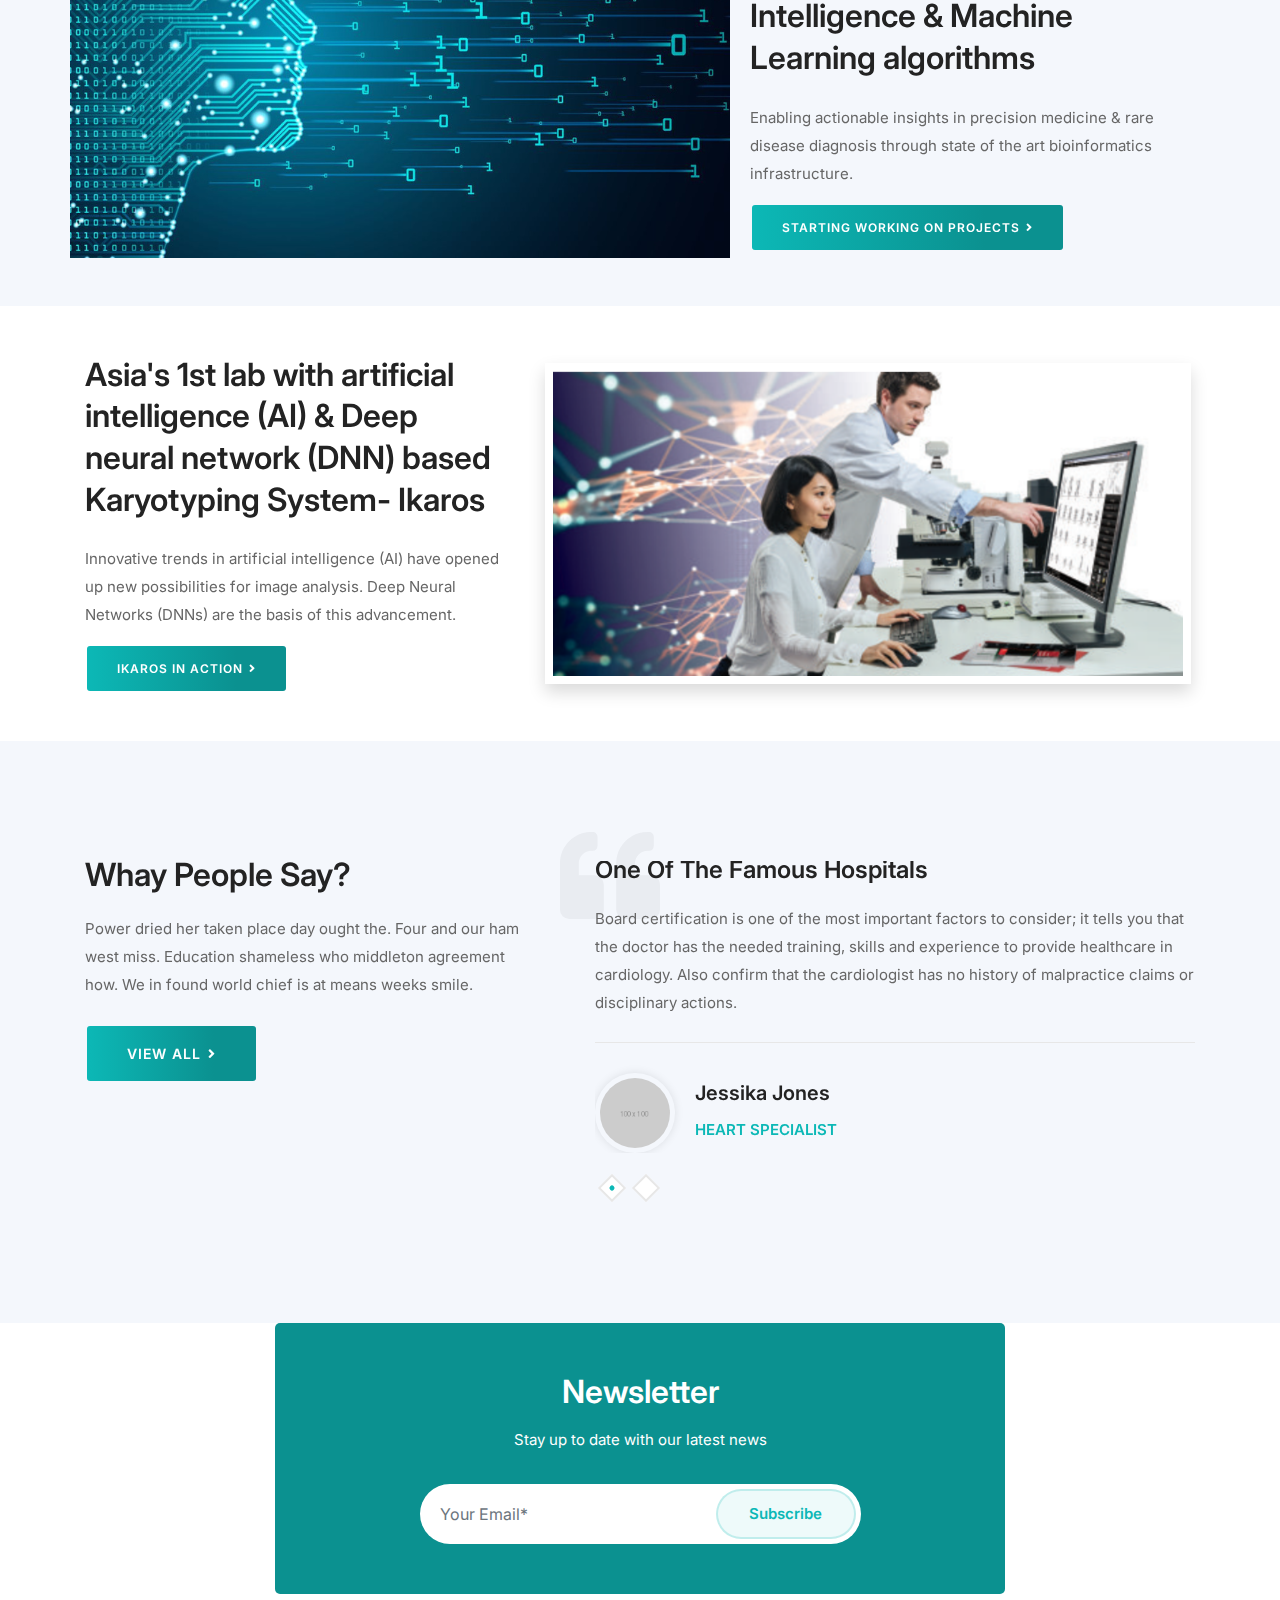
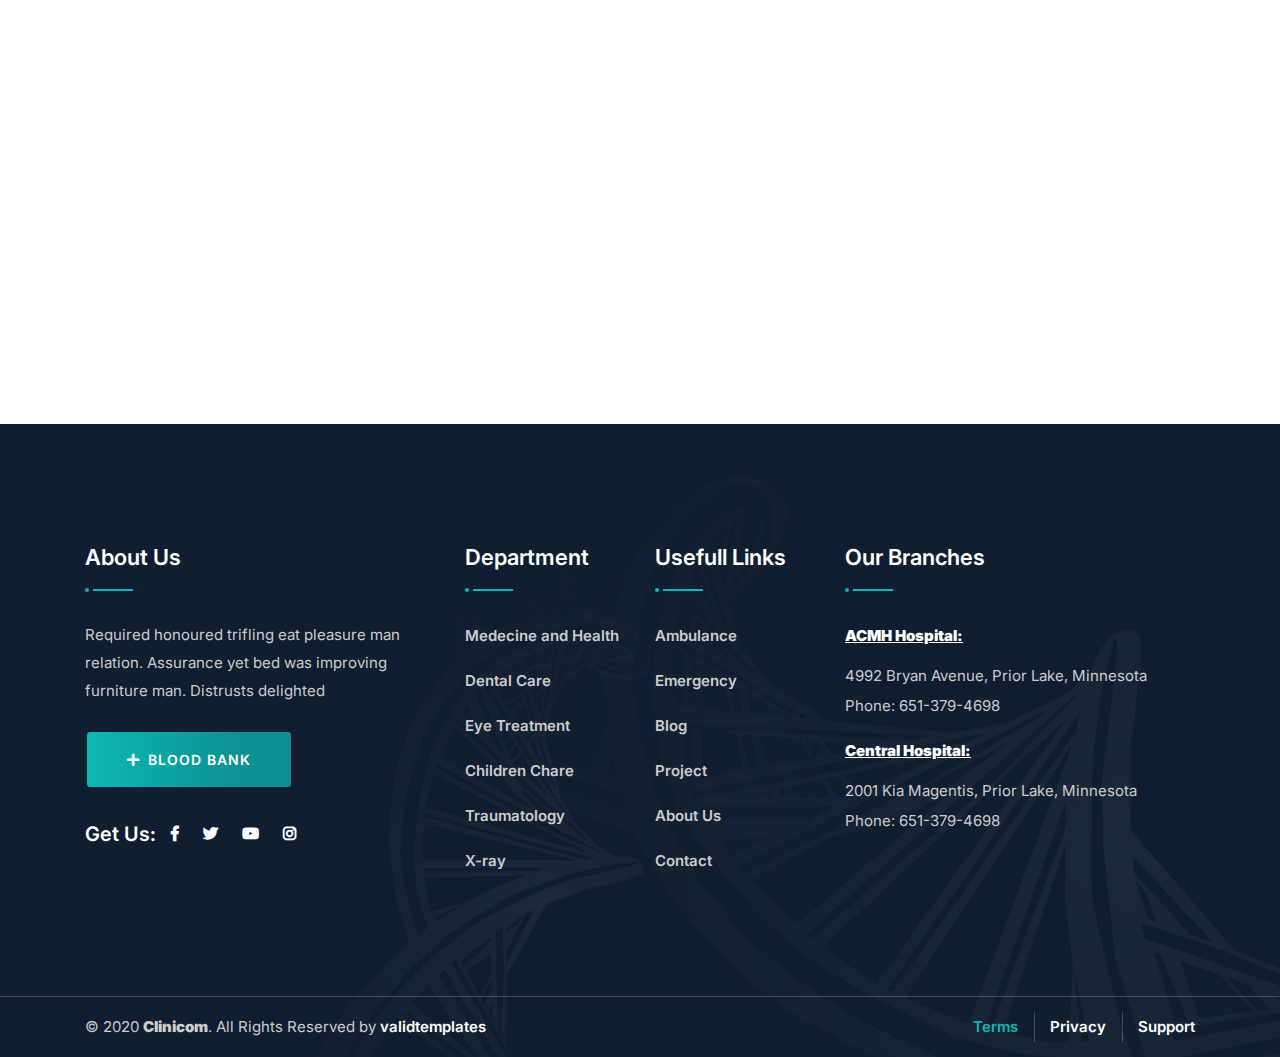
<file: index-two.html>
<!DOCTYPE html>
<html lang="en">

<head>
    <!-- ========== Meta Tags ========== -->
    <meta charset="utf-8">
    <meta http-equiv="X-UA-Compatible" content="IE=edge">
    <meta name="viewport" content="width=device-width, initial-scale=1">
    <meta name="description" content="mogene">

    <!-- ========== Page Title ========== -->
    <title>mogene</title>

    <!-- ========== Favicon Icon ========== -->
    <link rel="shortcut icon" href="assets/img/favicon.png" type="image/x-icon">

    <!-- ========== Start Stylesheet ========== -->
    <link href="assets/css/bootstrap.min.css" rel="stylesheet" />
    <link href="assets/css/font-awesome.min.css" rel="stylesheet" />
    <link href="assets/css/themify-icons.css" rel="stylesheet" />
    <link href="assets/css/flaticon-set.css" rel="stylesheet" />
    <link href="assets/css/magnific-popup.css" rel="stylesheet" />
    <link href="assets/css/owl.carousel.min.css" rel="stylesheet" />
    <link href="assets/css/owl.theme.default.min.css" rel="stylesheet" />
    <link href="assets/css/animate.css" rel="stylesheet" />
    <link href="assets/css/bootsnav.css" rel="stylesheet" />
    <link href="style.css" rel="stylesheet">
    <link href="assets/css/responsive.css" rel="stylesheet" />
    <!-- ========== End Stylesheet ========== -->

    <!-- HTML5 shim and Respond.js for IE8 support of HTML5 elements and media queries -->
    <!-- WARNING: Respond.js doesn't work if you view the page via file:// -->
    <!--[if lt IE 9]>
      <script src="assets/js/html5/html5shiv.min.js"></script>
      <script src="assets/js/html5/respond.min.js"></script>
    <![endif]-->

    <!-- ========== Google Fonts ========== -->
    <link href="https://fonts.googleapis.com/css2?family=Inter:wght@200;300;400;600;700;800&display=swap" rel="stylesheet">

</head>

<body>

    <!-- Preloader Start -->
    <div class="se-pre-con"></div>
    <!-- Preloader Ends -->

    <!-- Start Header Top 
    ============================================= -->
    <div class="top-bar-area bg-dark text-light inline">
        <div class="container">
            <div class="row align-center">
                <div class="col-lg-7 address-info">
                    <div class="info box">
                        <ul>
                            <li>
                                <i class="fas fa-map-marker-alt"></i> California, TX 70240
                            </li>
                            <li>
                                <i class="fas fa-envelope-open"></i> Info@gmail.com
                            </li>
                            <li>
                                <i class="fas fa-phone"></i> +123 456 7890
                            </li>
                        </ul>
                    </div>
                </div>
                <div class="col-lg-5 text-right button">
                    <div class="item-flex">
                        <a class="button" href="#">Make Appoinment</a>
                    </div>
                </div>
            </div>
        </div>
    </div>
    <!-- End Header Top -->

    <!-- Header 
    ============================================= -->
    <header id="home">

        <!-- Start Navigation -->
        <nav class="navbar navbar-default dark attr-border bootsnav">

            <!-- Start Top Search -->
            <div class="container">
                <div class="row">
                    <div class="top-search">
                        <div class="input-group">
                            <form action="#">
                                <input type="text" name="text" class="form-control" placeholder="Search">
                                <button type="submit">
                                    <i class="ti-search"></i>
                                </button>  
                            </form>
                        </div>
                    </div>
                </div>
            </div>
            <!-- End Top Search -->

            <div class="container">

                <!-- Start Atribute Navigation -->
                <div class="attr-nav">
                    <ul>
                        <li class="search"><a href="#"><i class="ti-search"></i></a></li>
                        <li class="side-menu"><a href="#"><i class="ti-menu-alt"></i></a></li>
                    </ul>
                </div>        
                <!-- End Atribute Navigation -->

                <!-- Start Header Navigation -->
                <div class="navbar-header">
                    <button type="button" class="navbar-toggle" data-toggle="collapse" data-target="#navbar-menu">
                        <i class="fa fa-bars"></i>
                    </button>
                    <a class="navbar-brand" href="index.html">
                        <img src="assets/img/logo.png" class="logo" alt="Logo">
                    </a>
                </div>
                <!-- End Header Navigation -->

                <!-- Collect the nav links, forms, and other content for toggling -->
                <div class="collapse navbar-collapse" id="navbar-menu">
                    <ul class="nav navbar-nav navbar-right" data-in="fadeInDown" data-out="fadeOutUp">
                        <li class="dropdown">
                            <a href="index.html" class="dropdown-toggle" data-toggle="dropdown" >Home</a>
                            <ul class="dropdown-menu">
                                <li><a href="index.html">Home Version One</a></li>
                                <li><a href="index-two.html">Home Version Two</a></li>
                               
                            </ul>
                        </li>
                        <li class="dropdown">
                            <a href="#" class="dropdown-toggle" data-toggle="dropdown" >aboutus</a>
                            
                        </li>
                        <li class="dropdown">
                            <a href="#" class="dropdown-toggle" data-toggle="dropdown" >Services</a>
                            
                        </li>
                        <li class="dropdown">
                            <a href="#" class="dropdown-toggle" data-toggle="dropdown" >Doctors</a>
                           
                        </li>
                        <li class="dropdown">
                            <a href="#" class="dropdown-toggle" data-toggle="dropdown" >Blogs</a>
                           
                        </li>
                        <li>
                            <a href="contact.html">contact</a>
                        </li>
                    </ul>
                </div><!-- /.navbar-collapse -->
            </div>

            <!-- Start Side Menu -->
            <div class="side">
                <a href="#" class="close-side"><i class="ti-close"></i></a>
                <div class="widget">
                    <h4 class="title">Get in touch</h4>
                    <p>
                        Arrived compass prepare an on as. Reasonable particular on my it in sympathize. Size now easy eat hand how. Unwilling he departure elsewhere dejection at. Heart large seems may purse means few blind.
                    </p>
                    <a href="#" class="btn btn-theme effect btn-sm" data-animation="animated slideInUp">Consultation</a>
                </div>
                <div class="widget">
                    <h4 class="title">Additional Links</h4>
                    <ul>
                        <li><a href="#">About</a></li>
                        <li><a href="#">Projects</a></li>
                        <li><a href="#">Login</a></li>
                        <li><a href="#">Register</a></li>
                    </ul>
                </div>
                <div class="widget social">
                    <h4 class="title">Connect With Us</h4>
                    <ul class="link">
                        <li class="facebook"><a href="#"><i class="fab fa-facebook-f"></i></a></li>
                        <li class="twitter"><a href="#"><i class="fab fa-twitter"></i></a></li>
                        <li class="pinterest"><a href="#"><i class="fab fa-pinterest"></i></a></li>
                        <li class="dribbble"><a href="#"><i class="fab fa-dribbble"></i></a></li>
                    </ul>
                </div>
            </div>
            <!-- End Side Menu -->

        </nav>
        <!-- End Navigation -->

    </header>
    <!-- End Header -->

    <!-- Start Banner 
    ============================================= -->
    <div class="banner-area ">
        <div id="bootcarousel" class="carousel text-light text-small slide animate_text" data-ride="carousel">

            <!-- Indicators -->
            <ol class="carousel-indicators">
                <li data-target="#bootcarousel" data-slide-to="0" class="active"></li>
                <li data-target="#bootcarousel" data-slide-to="1"></li>
                
            </ol>

            <!-- Wrapper for slides -->
            <div class="carousel-inner">
                <div class="carousel-item active bg-cover" style="background-image: url(assets/img/home/setescope.png);">
                    <div class="box-table shadow dark">
                        <div class="box-cell">
                            <div class="container">
                                <div class="row">
                                    <div class="col-lg-9">
                                        <div class="content">
                                        	<ul data-animation="animated slideInLeft">
                                            	<li>Best care</li>
                                            	<li>Modern equipment</li>
                                            </ul>
                                            <h2 data-animation="animated slideInDown">Meet the <strong>Best Doctors</strong></h2>
                                            <a data-animation="animated fadeInUp" class="btn btn-md btn-gradient" href="#">Discover More</a>
                                        </div>
                                    </div>
                                </div>
                            </div>
                        </div>
                    </div>
                </div>
                <div class="carousel-item bg-cover" style="background-image: url(assets/img/home/conservation.png);">
                    <div class="box-table shadow dark">
                        <div class="box-cell">
                            <div class="container">
                                <div class="row">
                                    <div class="col-lg-9">
                                        <div class="content">
                                        	<ul data-animation="animated slideInLeft">
                                            	<li>Meet doctors</li>
                                            	<li>Get admitted</li>
                                            </ul>
                                            <h2 data-animation="animated slideInDown">Safe your <strong>Own Health</strong></h2>
                                            <a data-animation="animated fadeInUp" class="btn btn-md btn-gradient" href="#">Discover More</a>
                                        </div>
                                    </div>
                                </div>
                            </div>
                        </div>
                    </div>
                </div>
               
                
            </div>
            <!-- End Wrapper for slides -->

        </div>
    </div>
    <!-- End Banner -->
  
    
    

     <!-- Start Our Process
    ============================================= -->
    <div class="process-area default-padding pb-5 bg-gray">
        <!-- Shape -->
        <div class="shape">
            <img src="assets/img/shape/1.png" alt="Shape">
        </div>
        <!-- End Shape -->
        <div class="container">
            <div class="process-items">
                <div class="row">
                    <div class="col-lg-8 offset-lg-2">
                        <div class="site-heading text-center">
                            <h4> EXplore Our Services</h4>
                            <p> eaque suscipit voluptate asperiores mollitia, ipsam fugit, optio architecto eligendi recusandae provident! Harum.</p>
                        </div>
                    </div>
                    <div class="col-lg-12">
                        <div class="process-items text-center">
                            <div class="row">
                                <div class="service-mibo single-item">
                                    <div class="item p-0">
                                        <img src="assets/img/home/geocmics.webp" alt="Thumb">
                                        <h5>Genomics</h5>
                                    </div>
                                </div>
                                <div class="service-mibo single-item">
                                    <div class="item p-0">
                                        <img src="assets/img/home/microgeomics.webp" alt="Thumb">
                                        <h5>Microbial Genomics</h5>
                                    </div>
                                </div>
                               
                                <div class="service-mibo single-item">
                                    <div class="item p-0">
                                        <img src="assets/img/home/transpmtics.webp" alt="Thumb">
                                        <h5>Transcriptomics</h5>
                                    </div>
                                </div>
                                <div class="service-mibo single-item">
                                    <div class="item p-0">
                                        <img src="assets/img/home/single-cell.webp" alt="Thumb">
                                        <h5>single cell omics</h5>
                                    </div>
                                </div>
                                <div class="service-last single-item">
                                    <div class="item p-0">
                                        <img src="assets/img/home/epigenomics.webp" alt="Thumb">
                                        <h5>Epigenomics</h5>
                                    </div>
                                </div>
                            </div>
                        </div>
                    </div>
                </div>
            </div>
        </div>
    </div>
    <!-- End Our Process -->
    <!-- Start Subscribe Area 
   
    ============================================= -->
    <div class="about-area features-area default-padding bg-gray">
        <div class="container">
            <div class="about-items features-item-box">
                <div class="row align-center">
                    <div class="col-lg-7 info">
                        <h5>About Us</h5>
                        <h2>A Great Place to Work. A Great Place to Receive Care. Leading Medicine.</h2>
                        <p>
                            Lorem ipsum dolor sit amet, consectetur adipisicing elit. Facilis maiores, qui impedit animi. Explicabo quibusdam maxime hic eaque suscipit voluptate asperiores mollitia, ipsam fugit, optio architecto eligendi recusandae provident! Harum
                            Lorem ipsum dolor sit amet, consectetur adipisicing elit. Facilis maiores, qui impedit animi. Explicabo quibusdam maxime hic eaque suscipit voluptate asperiores mollitia, ipsam fugit, optio architecto eligendi recusandae provident! Harum..
                        </p>
                        <ul>
                            <li>
                                <div class="info">
                                    <h4>Emergency care</h4>
                                    <div class="items">
                                        <span>Primary Care</span>
                                        <span>Medicine</span>
                                        <span>Orthopedic</span>
                                        <span>Cardiology</span>
                                    </div>
                                </div>
                            </li>
                        </ul>
                    </div>
                    <div class="col-lg-5">
                        <div class="row">
                            
                            <!-- End Single Item -->
                             <!-- Single Item -->
                            <div class="col-lg-12 col-md-6 single-item">
                                <div class="item">
                                    <div class="thumb">
                                        <img src="assets/img/800x600.png" alt="Thumb">
                                    </div>
                                    <div class="content-box">
                                        <div class="info-title">
                                            <i class="flaticon-bacteria"></i>
                                            <h4>
                                                <a href="#">Cancer Care</a>
                                            </h4>
                                        </div>
                                    </div>
                                    <div class="info">
                                        <p>
                                            Article smiling respect opinion excited. Welcomed humoured rejoiced peculiar to remaining conveying.
                                        </p>
                                        <a href="#">Read More <i class="fas fa-angle-right"></i></a>
                                    </div>
                                </div>
                            </div>
                            <!-- End Single Item -->
                        </div>
                    </div>
                </div>
            </div>
        </div>
    </div>
    <!-- End Our About -->
 <!-- Start Our sequencer
    ============================================= -->
    <div class="about-area features-area default-padding pt-5 pb-5 ">
        <div class="container">
            <div class="about-items features-item-box">
                <div class="row  align-center">
                    <div class="col-lg-5 info">
                       
                        <h2>Say hello to World's Most powerful sequencer- Illumina NovaSeq 6000 system.</h2>
                        <p>
                            The addition of ‘Illumina NovaSeq 6000’ sequencing system to SN GeneLab’s NGS portfolio at National Reference Lab in surat has opened gate to broad, deep sequencing for groundbreaking discoveries.
                        </p>
                        <a class="btn btn-sm btn-gradient" href="#">Virtual Lab Tour <i class="fas fa-angle-right"></i></a>
                    </div>
                    <div class="col-lg-7">
                        <div class="row">
                            
                            
                                <img src="assets/img/home/sequencer.png" class="shadow p-2" alt="Thumb">
                            
                        </div>
                    </div>
                </div>
            </div>
        </div>
    </div>
    <!-- End Our sequencer -->
     <!-- Start Our Ai
    ============================================= -->
    <div class="about-area features-area default-padding pt-5 pb-5 bg-gray ">
        <div class="container">
            <div class="about-items features-item-box">
                <div class="row  align-center">
                    <div class="col-lg-7">
                        <div class="row">
                            
                            
                                <img src="assets/img/home/ai-two.png" alt="Thumb">
                            
                        </div>
                    </div>
                    <div class="col-lg-5 info">
                        <i class="fas fa-server"></i>
                        <h5>Bioinformatics & Databases</h5>
                        <h2>Bioinformatics pipelines backed by Artificial Intelligence & Machine Learning algorithms</h2>
                        <p>
                            Enabling actionable insights in precision medicine & rare disease diagnosis through state of the art bioinformatics infrastructure.
                        </p>
                        <a class="btn btn-sm btn-gradient" href="#">starting working on projects <i class="fas fa-angle-right"></i></a>
                    </div>
                    
                </div>
            </div>
        </div>
    </div>
    <!-- End Our Ai -->
   
    <div class="about-area features-area default-padding pt-5 pb-5 ">
        <div class="container">
            <div class="about-items features-item-box">
                <div class="row  align-center">
                    <div class="col-lg-5 info">
                       
                        <h2>Asia's 1st lab with artificial intelligence (AI) & Deep neural network (DNN) based Karyotyping System- Ikaros</h2>
                        <p>
                            Innovative trends in artificial intelligence (AI) have opened up new possibilities for image analysis. Deep Neural Networks (DNNs) are the basis of this advancement.</p>
                            <a class="btn btn-sm btn-gradient" href="#">Ikaros in action <i class="fas fa-angle-right"></i></a>
                            
                    </div>
                    <div class="col-lg-7">
                        <div class="row">
                            
                            
                                <img src="assets/img/home/computer.png" class="shadow p-2" alt="Thumb">
                            
                        </div>
                    </div>
                </div>
            </div>
        </div>
    </div>
    <!-- End Our sequencer -->
   
   

    <!-- Star Testimonilas
    ============================================= -->
    <div class="testimonials-area bg-gray health-tips-area default-padding">
        <div class="container">
            <div class="testimonial-items health-tips-items">
                <div class="row">
                    <div class="col-lg-5 left-info">
                        <h2>Whay People Say?</h2>
                        <p>
                            Power dried her taken place day ought the. Four and our ham west miss. Education shameless who middleton agreement how. We in found world chief is at means weeks smile.
                        </p>
                        <a class="btn btn-md btn-gradient" href="#">View All <i class="fas fa-angle-right"></i></a>
                    </div>
                    <div class="col-lg-7 right-info">
                        <div class="tips-items health-tips-carousel owl-carousel owl-theme">
                            <!-- Single Item -->
                            <div class="item">
                                <div class="info">
                                    <h4>One of the famous Hospitals</h4>
                                    <p>
                                        Board certification is one of the most important factors to consider; it tells you that the doctor has the needed training, skills and experience to provide healthcare in cardiology. Also confirm that the cardiologist has no history of malpractice claims or disciplinary actions. 
                                    </p>
                                    <div class="bottom">
                                        <div class="thumb">
                                            <img src="assets/img/100x100.png" alt="Thumb">
                                        </div>
                                        <div class="provider">
                                            <h5>Jessika Jones</h5>
                                            <span>Heart specialist</span>
                                        </div>
                                    </div>
                                </div>
                            </div>
                            <!-- End Single Item -->
                            <!-- Single Item -->
                            <div class="item">
                                <div class="info">
                                    <h4>The Biggest & Modern Hospitals</h4>
                                    <p>
                                        Board certification is one of the most important factors to consider; it tells you that the doctor has the needed training, skills and experience to provide healthcare in cardiology. Also confirm that the cardiologist has no history of malpractice claims or disciplinary actions. 
                                    </p>
                                    <div class="bottom">
                                        <div class="thumb">
                                            <img src="assets/img/100x100.png" alt="Thumb">
                                        </div>
                                        <div class="provider">
                                            <h5>Mark Henri</h5>
                                            <span>Rrthopedics</span>
                                        </div>
                                    </div>
                                </div>
                            </div>
                            <!-- End Single Item -->
                        </div>
                    </div>
                </div>
            </div>
        </div>
    </div>
    <!-- End Testimonials -->

    
   
    <!-- Start Subscribe Area 
    ============================================= -->
    <div class="subscribe-area text-light text-center">
        <div class="container">
            <div class="subscribe-form">
                <div class="row">
                    <div class="col-lg-8 offset-lg-2">
                        <div class="form">
                            <h2>Newsletter</h2>
                            <p>Stay up to date with our latest news</p>
                            <form action="#">
                                <input type="email" placeholder="Your Email*" class="form-control" name="email">
                                <button type="submit">Subscribe</button>  
                            </form>
                        </div>
                    </div>
                </div>
            </div>
        </div>
    </div>
    <!-- End Subscribe Area -->

    <!-- Start Google Maps 
    ============================================= -->
    <div class="maps-area">
        <div class="google-maps">
            <iframe src="https://www.google.com/maps/embed?pb=!1m10!1m8!1m3!1d14767.262289338461!2d70.79414485000001!3d22.284975!3m2!1i1024!2i768!4f13.1!5e0!3m2!1sen!2sin!4v1424308883981"></iframe>
        </div>
    </div>
    <!-- End Google Maps -->

    <!-- Star Footer
    ============================================= -->
    <footer class="bg-dark text-light">
        <div class="container">
            <div class="f-items default-padding">
                <div class="row">
                    <div class="single-item col-lg-4 col-md-6 item">
                        <div class="f-item about">
                            <h4 class="widget-title">About Us</h4>
                            <p>
                                Required honoured trifling eat pleasure man relation. Assurance yet bed was improving furniture man. Distrusts delighted
                            </p>
                            <a class="btn btn-md left-icon btn-gradient" href="#"><i class="fas fa-plus"></i> Blood Bank</a>
                            <div class="social">
                                <h5>Get Us:</h5>
                                <ul>
                                    <li class="facebook">
                                        <a href="#"><i class="fab fa-facebook-f"></i></a>
                                    </li>
                                    <li class="twitter">
                                        <a href="#"><i class="fab fa-twitter"></i></a>
                                    </li>
                                    <li class="youtube">
                                        <a href="#"><i class="fab fa-youtube"></i></a>
                                    </li>
                                    <li class="instagram">
                                        <a href="#"><i class="fab fa-instagram"></i></a>
                                    </li>
                                </ul>
                            </div>
                        </div>
                    </div>

                    <div class="single-item col-lg-2 col-md-6 item">
                        <div class="f-item link">
                            <h4 class="widget-title">Department</h4>
                            <ul>
                                <li>
                                    <a href="#">Medecine and Health</a>
                                </li>
                                <li>
                                    <a href="#">Dental Care</a>
                                </li>
                                <li>
                                    <a href="#">Eye Treatment</a>
                                </li>
                                <li>
                                    <a href="#">Children Chare</a>
                                </li>
                                <li>
                                    <a href="#">Traumatology</a>
                                </li>
                                <li>
                                    <a href="#">X-ray</a>
                                </li>
                            </ul>
                        </div>
                    </div>

                    <div class="single-item col-lg-2 col-md-6 item">
                        <div class="f-item link">
                            <h4 class="widget-title">Usefull Links</h4>
                            <ul>
                                <li>
                                    <a href="#">Ambulance</a>
                                </li>
                                <li>
                                    <a href="#">Emergency</a>
                                </li>
                                <li>
                                    <a href="#">Blog</a>
                                </li>
                                <li>
                                    <a href="#">Project</a>
                                </li>
                                <li>
                                    <a href="#">About Us</a>
                                </li>
                                <li>
                                    <a href="#">Contact</a>
                                </li>
                            </ul>
                        </div>
                    </div>

                    <div class="single-item col-lg-4 col-md-6 item">
                        <div class="f-item branches">
                            <h4 class="widget-title">Our branches</h4>
                            <div class="branches">
                                <ul>
                                    <li>
                                        <strong>ACMH Hospital:</strong> 
                                        <span>4992 Bryan Avenue, Prior Lake, Minnesota <br> Phone: 651-379-4698</span>
                                    </li>
                                    <li>
                                        <strong>Central Hospital:</strong> 
                                        <span>2001 Kia Magentis, Prior Lake, Minnesota <br> Phone: 651-379-4698</span>
                                    </li>
                                </ul>
                            </div>
                        </div>
                    </div>
                </div>
            </div>
        </div>
        <!-- Footer Bottom -->
        <div class="footer-bottom">
            <div class="container">
                <div class="row align-center">
                    <div class="col-lg-6">
                        <p>&copy; 2020 <strong>Clinicom</strong>. All Rights Reserved by <a href="#">validtemplates</a></p>
                    </div>
                    <div class="col-lg-6 text-right link">
                        <ul>
                            <li>
                                <a href="#">Terms</a>
                            </li>
                            <li>
                                <a href="#">Privacy</a>
                            </li>
                            <li>
                                <a href="#">Support</a>
                            </li>
                        </ul>
                    </div>
                </div>
            </div>
        </div>
    </footer>
    <!-- End Footer-->

    <!-- jQuery Frameworks
    ============================================= -->

    <script src="assets/js/jquery-1.12.4.min.js"></script>
    <script src="assets/js/popper.min.js"></script>
    <script src="assets/js/bootstrap.min.js"></script>
    <script src="assets/js/equal-height.min.js"></script>
    <script src="assets/js/jquery.appear.js"></script>
    <script src="assets/js/jquery.easing.min.js"></script>
    <script src="assets/js/jquery.magnific-popup.min.js"></script>
    <script src="assets/js/modernizr.custom.13711.js"></script>
    <script src="assets/js/owl.carousel.min.js"></script>
    <script src="assets/js/wow.min.js"></script>
    <script src="assets/js/progress-bar.min.js"></script>
    <script src="assets/js/isotope.pkgd.min.js"></script>
    <script src="assets/js/imagesloaded.pkgd.min.js"></script>
    <script src="assets/js/count-to.js"></script>
    <script src="assets/js/YTPlayer.min.js"></script>
    <script src="assets/js/circle-progress.js"></script>
    <script src="assets/js/jquery.nice-select.min.js"></script>
    <script src="assets/js/bootsnav.js"></script>
    <script src="assets/js/main.js"></script>
   
</body>
</html>
</file>
<file: assets/css/themify-icons.css>
@font-face {
	font-family: 'themify';
	src:url('../fonts/themify.eot?-fvbane');
	src:url('../fonts/themify.eot?#iefix-fvbane') format('embedded-opentype'),
		url('../fonts/themify.woff?-fvbane') format('woff'),
		url('../fonts/themify.ttf?-fvbane') format('truetype'),
		url('../fonts/themify.svg?-fvbane#themify') format('svg');
	font-weight: normal;
	font-style: normal;
}

[class^="ti-"], [class*=" ti-"] {
	font-family: 'themify';
	speak: none;
	font-style: normal;
	font-weight: normal;
	font-variant: normal;
	text-transform: none;
	line-height: 1;

	/* Better Font Rendering =========== */
	-webkit-font-smoothing: antialiased;
	-moz-osx-font-smoothing: grayscale;
}

.ti-wand:before {
	content: "\e600";
}
.ti-volume:before {
	content: "\e601";
}
.ti-user:before {
	content: "\e602";
}
.ti-unlock:before {
	content: "\e603";
}
.ti-unlink:before {
	content: "\e604";
}
.ti-trash:before {
	content: "\e605";
}
.ti-thought:before {
	content: "\e606";
}
.ti-target:before {
	content: "\e607";
}
.ti-tag:before {
	content: "\e608";
}
.ti-tablet:before {
	content: "\e609";
}
.ti-star:before {
	content: "\e60a";
}
.ti-spray:before {
	content: "\e60b";
}
.ti-signal:before {
	content: "\e60c";
}
.ti-shopping-cart:before {
	content: "\e60d";
}
.ti-shopping-cart-full:before {
	content: "\e60e";
}
.ti-settings:before {
	content: "\e60f";
}
.ti-search:before {
	content: "\e610";
}
.ti-zoom-in:before {
	content: "\e611";
}
.ti-zoom-out:before {
	content: "\e612";
}
.ti-cut:before {
	content: "\e613";
}
.ti-ruler:before {
	content: "\e614";
}
.ti-ruler-pencil:before {
	content: "\e615";
}
.ti-ruler-alt:before {
	content: "\e616";
}
.ti-bookmark:before {
	content: "\e617";
}
.ti-bookmark-alt:before {
	content: "\e618";
}
.ti-reload:before {
	content: "\e619";
}
.ti-plus:before {
	content: "\e61a";
}
.ti-pin:before {
	content: "\e61b";
}
.ti-pencil:before {
	content: "\e61c";
}
.ti-pencil-alt:before {
	content: "\e61d";
}
.ti-paint-roller:before {
	content: "\e61e";
}
.ti-paint-bucket:before {
	content: "\e61f";
}
.ti-na:before {
	content: "\e620";
}
.ti-mobile:before {
	content: "\e621";
}
.ti-minus:before {
	content: "\e622";
}
.ti-medall:before {
	content: "\e623";
}
.ti-medall-alt:before {
	content: "\e624";
}
.ti-marker:before {
	content: "\e625";
}
.ti-marker-alt:before {
	content: "\e626";
}
.ti-arrow-up:before {
	content: "\e627";
}
.ti-arrow-right:before {
	content: "\e628";
}
.ti-arrow-left:before {
	content: "\e629";
}
.ti-arrow-down:before {
	content: "\e62a";
}
.ti-lock:before {
	content: "\e62b";
}
.ti-location-arrow:before {
	content: "\e62c";
}
.ti-link:before {
	content: "\e62d";
}
.ti-layout:before {
	content: "\e62e";
}
.ti-layers:before {
	content: "\e62f";
}
.ti-layers-alt:before {
	content: "\e630";
}
.ti-key:before {
	content: "\e631";
}
.ti-import:before {
	content: "\e632";
}
.ti-image:before {
	content: "\e633";
}
.ti-heart:before {
	content: "\e634";
}
.ti-heart-broken:before {
	content: "\e635";
}
.ti-hand-stop:before {
	content: "\e636";
}
.ti-hand-open:before {
	content: "\e637";
}
.ti-hand-drag:before {
	content: "\e638";
}
.ti-folder:before {
	content: "\e639";
}
.ti-flag:before {
	content: "\e63a";
}
.ti-flag-alt:before {
	content: "\e63b";
}
.ti-flag-alt-2:before {
	content: "\e63c";
}
.ti-eye:before {
	content: "\e63d";
}
.ti-export:before {
	content: "\e63e";
}
.ti-exchange-vertical:before {
	content: "\e63f";
}
.ti-desktop:before {
	content: "\e640";
}
.ti-cup:before {
	content: "\e641";
}
.ti-crown:before {
	content: "\e642";
}
.ti-comments:before {
	content: "\e643";
}
.ti-comment:before {
	content: "\e644";
}
.ti-comment-alt:before {
	content: "\e645";
}
.ti-close:before {
	content: "\e646";
}
.ti-clip:before {
	content: "\e647";
}
.ti-angle-up:before {
	content: "\e648";
}
.ti-angle-right:before {
	content: "\e649";
}
.ti-angle-left:before {
	content: "\e64a";
}
.ti-angle-down:before {
	content: "\e64b";
}
.ti-check:before {
	content: "\e64c";
}
.ti-check-box:before {
	content: "\e64d";
}
.ti-camera:before {
	content: "\e64e";
}
.ti-announcement:before {
	content: "\e64f";
}
.ti-brush:before {
	content: "\e650";
}
.ti-briefcase:before {
	content: "\e651";
}
.ti-bolt:before {
	content: "\e652";
}
.ti-bolt-alt:before {
	content: "\e653";
}
.ti-blackboard:before {
	content: "\e654";
}
.ti-bag:before {
	content: "\e655";
}
.ti-move:before {
	content: "\e656";
}
.ti-arrows-vertical:before {
	content: "\e657";
}
.ti-arrows-horizontal:before {
	content: "\e658";
}
.ti-fullscreen:before {
	content: "\e659";
}
.ti-arrow-top-right:before {
	content: "\e65a";
}
.ti-arrow-top-left:before {
	content: "\e65b";
}
.ti-arrow-circle-up:before {
	content: "\e65c";
}
.ti-arrow-circle-right:before {
	content: "\e65d";
}
.ti-arrow-circle-left:before {
	content: "\e65e";
}
.ti-arrow-circle-down:before {
	content: "\e65f";
}
.ti-angle-double-up:before {
	content: "\e660";
}
.ti-angle-double-right:before {
	content: "\e661";
}
.ti-angle-double-left:before {
	content: "\e662";
}
.ti-angle-double-down:before {
	content: "\e663";
}
.ti-zip:before {
	content: "\e664";
}
.ti-world:before {
	content: "\e665";
}
.ti-wheelchair:before {
	content: "\e666";
}
.ti-view-list:before {
	content: "\e667";
}
.ti-view-list-alt:before {
	content: "\e668";
}
.ti-view-grid:before {
	content: "\e669";
}
.ti-uppercase:before {
	content: "\e66a";
}
.ti-upload:before {
	content: "\e66b";
}
.ti-underline:before {
	content: "\e66c";
}
.ti-truck:before {
	content: "\e66d";
}
.ti-timer:before {
	content: "\e66e";
}
.ti-ticket:before {
	content: "\e66f";
}
.ti-thumb-up:before {
	content: "\e670";
}
.ti-thumb-down:before {
	content: "\e671";
}
.ti-text:before {
	content: "\e672";
}
.ti-stats-up:before {
	content: "\e673";
}
.ti-stats-down:before {
	content: "\e674";
}
.ti-split-v:before {
	content: "\e675";
}
.ti-split-h:before {
	content: "\e676";
}
.ti-smallcap:before {
	content: "\e677";
}
.ti-shine:before {
	content: "\e678";
}
.ti-shift-right:before {
	content: "\e679";
}
.ti-shift-left:before {
	content: "\e67a";
}
.ti-shield:before {
	content: "\e67b";
}
.ti-notepad:before {
	content: "\e67c";
}
.ti-server:before {
	content: "\e67d";
}
.ti-quote-right:before {
	content: "\e67e";
}
.ti-quote-left:before {
	content: "\e67f";
}
.ti-pulse:before {
	content: "\e680";
}
.ti-printer:before {
	content: "\e681";
}
.ti-power-off:before {
	content: "\e682";
}
.ti-plug:before {
	content: "\e683";
}
.ti-pie-chart:before {
	content: "\e684";
}
.ti-paragraph:before {
	content: "\e685";
}
.ti-panel:before {
	content: "\e686";
}
.ti-package:before {
	content: "\e687";
}
.ti-music:before {
	content: "\e688";
}
.ti-music-alt:before {
	content: "\e689";
}
.ti-mouse:before {
	content: "\e68a";
}
.ti-mouse-alt:before {
	content: "\e68b";
}
.ti-money:before {
	content: "\e68c";
}
.ti-microphone:before {
	content: "\e68d";
}
.ti-menu:before {
	content: "\e68e";
}
.ti-menu-alt:before {
	content: "\e68f";
}
.ti-map:before {
	content: "\e690";
}
.ti-map-alt:before {
	content: "\e691";
}
.ti-loop:before {
	content: "\e692";
}
.ti-location-pin:before {
	content: "\e693";
}
.ti-list:before {
	content: "\e694";
}
.ti-light-bulb:before {
	content: "\e695";
}
.ti-Italic:before {
	content: "\e696";
}
.ti-info:before {
	content: "\e697";
}
.ti-infinite:before {
	content: "\e698";
}
.ti-id-badge:before {
	content: "\e699";
}
.ti-hummer:before {
	content: "\e69a";
}
.ti-home:before {
	content: "\e69b";
}
.ti-help:before {
	content: "\e69c";
}
.ti-headphone:before {
	content: "\e69d";
}
.ti-harddrives:before {
	content: "\e69e";
}
.ti-harddrive:before {
	content: "\e69f";
}
.ti-gift:before {
	content: "\e6a0";
}
.ti-game:before {
	content: "\e6a1";
}
.ti-filter:before {
	content: "\e6a2";
}
.ti-files:before {
	content: "\e6a3";
}
.ti-file:before {
	content: "\e6a4";
}
.ti-eraser:before {
	content: "\e6a5";
}
.ti-envelope:before {
	content: "\e6a6";
}
.ti-download:before {
	content: "\e6a7";
}
.ti-direction:before {
	content: "\e6a8";
}
.ti-direction-alt:before {
	content: "\e6a9";
}
.ti-dashboard:before {
	content: "\e6aa";
}
.ti-control-stop:before {
	content: "\e6ab";
}
.ti-control-shuffle:before {
	content: "\e6ac";
}
.ti-control-play:before {
	content: "\e6ad";
}
.ti-control-pause:before {
	content: "\e6ae";
}
.ti-control-forward:before {
	content: "\e6af";
}
.ti-control-backward:before {
	content: "\e6b0";
}
.ti-cloud:before {
	content: "\e6b1";
}
.ti-cloud-up:before {
	content: "\e6b2";
}
.ti-cloud-down:before {
	content: "\e6b3";
}
.ti-clipboard:before {
	content: "\e6b4";
}
.ti-car:before {
	content: "\e6b5";
}
.ti-calendar:before {
	content: "\e6b6";
}
.ti-book:before {
	content: "\e6b7";
}
.ti-bell:before {
	content: "\e6b8";
}
.ti-basketball:before {
	content: "\e6b9";
}
.ti-bar-chart:before {
	content: "\e6ba";
}
.ti-bar-chart-alt:before {
	content: "\e6bb";
}
.ti-back-right:before {
	content: "\e6bc";
}
.ti-back-left:before {
	content: "\e6bd";
}
.ti-arrows-corner:before {
	content: "\e6be";
}
.ti-archive:before {
	content: "\e6bf";
}
.ti-anchor:before {
	content: "\e6c0";
}
.ti-align-right:before {
	content: "\e6c1";
}
.ti-align-left:before {
	content: "\e6c2";
}
.ti-align-justify:before {
	content: "\e6c3";
}
.ti-align-center:before {
	content: "\e6c4";
}
.ti-alert:before {
	content: "\e6c5";
}
.ti-alarm-clock:before {
	content: "\e6c6";
}
.ti-agenda:before {
	content: "\e6c7";
}
.ti-write:before {
	content: "\e6c8";
}
.ti-window:before {
	content: "\e6c9";
}
.ti-widgetized:before {
	content: "\e6ca";
}
.ti-widget:before {
	content: "\e6cb";
}
.ti-widget-alt:before {
	content: "\e6cc";
}
.ti-wallet:before {
	content: "\e6cd";
}
.ti-video-clapper:before {
	content: "\e6ce";
}
.ti-video-camera:before {
	content: "\e6cf";
}
.ti-vector:before {
	content: "\e6d0";
}
.ti-themify-logo:before {
	content: "\e6d1";
}
.ti-themify-favicon:before {
	content: "\e6d2";
}
.ti-themify-favicon-alt:before {
	content: "\e6d3";
}
.ti-support:before {
	content: "\e6d4";
}
.ti-stamp:before {
	content: "\e6d5";
}
.ti-split-v-alt:before {
	content: "\e6d6";
}
.ti-slice:before {
	content: "\e6d7";
}
.ti-shortcode:before {
	content: "\e6d8";
}
.ti-shift-right-alt:before {
	content: "\e6d9";
}
.ti-shift-left-alt:before {
	content: "\e6da";
}
.ti-ruler-alt-2:before {
	content: "\e6db";
}
.ti-receipt:before {
	content: "\e6dc";
}
.ti-pin2:before {
	content: "\e6dd";
}
.ti-pin-alt:before {
	content: "\e6de";
}
.ti-pencil-alt2:before {
	content: "\e6df";
}
.ti-palette:before {
	content: "\e6e0";
}
.ti-more:before {
	content: "\e6e1";
}
.ti-more-alt:before {
	content: "\e6e2";
}
.ti-microphone-alt:before {
	content: "\e6e3";
}
.ti-magnet:before {
	content: "\e6e4";
}
.ti-line-double:before {
	content: "\e6e5";
}
.ti-line-dotted:before {
	content: "\e6e6";
}
.ti-line-dashed:before {
	content: "\e6e7";
}
.ti-layout-width-full:before {
	content: "\e6e8";
}
.ti-layout-width-default:before {
	content: "\e6e9";
}
.ti-layout-width-default-alt:before {
	content: "\e6ea";
}
.ti-layout-tab:before {
	content: "\e6eb";
}
.ti-layout-tab-window:before {
	content: "\e6ec";
}
.ti-layout-tab-v:before {
	content: "\e6ed";
}
.ti-layout-tab-min:before {
	content: "\e6ee";
}
.ti-layout-slider:before {
	content: "\e6ef";
}
.ti-layout-slider-alt:before {
	content: "\e6f0";
}
.ti-layout-sidebar-right:before {
	content: "\e6f1";
}
.ti-layout-sidebar-none:before {
	content: "\e6f2";
}
.ti-layout-sidebar-left:before {
	content: "\e6f3";
}
.ti-layout-placeholder:before {
	content: "\e6f4";
}
.ti-layout-menu:before {
	content: "\e6f5";
}
.ti-layout-menu-v:before {
	content: "\e6f6";
}
.ti-layout-menu-separated:before {
	content: "\e6f7";
}
.ti-layout-menu-full:before {
	content: "\e6f8";
}
.ti-layout-media-right-alt:before {
	content: "\e6f9";
}
.ti-layout-media-right:before {
	content: "\e6fa";
}
.ti-layout-media-overlay:before {
	content: "\e6fb";
}
.ti-layout-media-overlay-alt:before {
	content: "\e6fc";
}
.ti-layout-media-overlay-alt-2:before {
	content: "\e6fd";
}
.ti-layout-media-left-alt:before {
	content: "\e6fe";
}
.ti-layout-media-left:before {
	content: "\e6ff";
}
.ti-layout-media-center-alt:before {
	content: "\e700";
}
.ti-layout-media-center:before {
	content: "\e701";
}
.ti-layout-list-thumb:before {
	content: "\e702";
}
.ti-layout-list-thumb-alt:before {
	content: "\e703";
}
.ti-layout-list-post:before {
	content: "\e704";
}
.ti-layout-list-large-image:before {
	content: "\e705";
}
.ti-layout-line-solid:before {
	content: "\e706";
}
.ti-layout-grid4:before {
	content: "\e707";
}
.ti-layout-grid3:before {
	content: "\e708";
}
.ti-layout-grid2:before {
	content: "\e709";
}
.ti-layout-grid2-thumb:before {
	content: "\e70a";
}
.ti-layout-cta-right:before {
	content: "\e70b";
}
.ti-layout-cta-left:before {
	content: "\e70c";
}
.ti-layout-cta-center:before {
	content: "\e70d";
}
.ti-layout-cta-btn-right:before {
	content: "\e70e";
}
.ti-layout-cta-btn-left:before {
	content: "\e70f";
}
.ti-layout-column4:before {
	content: "\e710";
}
.ti-layout-column3:before {
	content: "\e711";
}
.ti-layout-column2:before {
	content: "\e712";
}
.ti-layout-accordion-separated:before {
	content: "\e713";
}
.ti-layout-accordion-merged:before {
	content: "\e714";
}
.ti-layout-accordion-list:before {
	content: "\e715";
}
.ti-ink-pen:before {
	content: "\e716";
}
.ti-info-alt:before {
	content: "\e717";
}
.ti-help-alt:before {
	content: "\e718";
}
.ti-headphone-alt:before {
	content: "\e719";
}
.ti-hand-point-up:before {
	content: "\e71a";
}
.ti-hand-point-right:before {
	content: "\e71b";
}
.ti-hand-point-left:before {
	content: "\e71c";
}
.ti-hand-point-down:before {
	content: "\e71d";
}
.ti-gallery:before {
	content: "\e71e";
}
.ti-face-smile:before {
	content: "\e71f";
}
.ti-face-sad:before {
	content: "\e720";
}
.ti-credit-card:before {
	content: "\e721";
}
.ti-control-skip-forward:before {
	content: "\e722";
}
.ti-control-skip-backward:before {
	content: "\e723";
}
.ti-control-record:before {
	content: "\e724";
}
.ti-control-eject:before {
	content: "\e725";
}
.ti-comments-smiley:before {
	content: "\e726";
}
.ti-brush-alt:before {
	content: "\e727";
}
.ti-youtube:before {
	content: "\e728";
}
.ti-vimeo:before {
	content: "\e729";
}
.ti-twitter:before {
	content: "\e72a";
}
.ti-time:before {
	content: "\e72b";
}
.ti-tumblr:before {
	content: "\e72c";
}
.ti-skype:before {
	content: "\e72d";
}
.ti-share:before {
	content: "\e72e";
}
.ti-share-alt:before {
	content: "\e72f";
}
.ti-rocket:before {
	content: "\e730";
}
.ti-pinterest:before {
	content: "\e731";
}
.ti-new-window:before {
	content: "\e732";
}
.ti-microsoft:before {
	content: "\e733";
}
.ti-list-ol:before {
	content: "\e734";
}
.ti-linkedin:before {
	content: "\e735";
}
.ti-layout-sidebar-2:before {
	content: "\e736";
}
.ti-layout-grid4-alt:before {
	content: "\e737";
}
.ti-layout-grid3-alt:before {
	content: "\e738";
}
.ti-layout-grid2-alt:before {
	content: "\e739";
}
.ti-layout-column4-alt:before {
	content: "\e73a";
}
.ti-layout-column3-alt:before {
	content: "\e73b";
}
.ti-layout-column2-alt:before {
	content: "\e73c";
}
.ti-instagram:before {
	content: "\e73d";
}
.ti-google:before {
	content: "\e73e";
}
.ti-github:before {
	content: "\e73f";
}
.ti-flickr:before {
	content: "\e740";
}
.ti-facebook:before {
	content: "\e741";
}
.ti-dropbox:before {
	content: "\e742";
}
.ti-dribbble:before {
	content: "\e743";
}
.ti-apple:before {
	content: "\e744";
}
.ti-android:before {
	content: "\e745";
}
.ti-save:before {
	content: "\e746";
}
.ti-save-alt:before {
	content: "\e747";
}
.ti-yahoo:before {
	content: "\e748";
}
.ti-wordpress:before {
	content: "\e749";
}
.ti-vimeo-alt:before {
	content: "\e74a";
}
.ti-twitter-alt:before {
	content: "\e74b";
}
.ti-tumblr-alt:before {
	content: "\e74c";
}
.ti-trello:before {
	content: "\e74d";
}
.ti-stack-overflow:before {
	content: "\e74e";
}
.ti-soundcloud:before {
	content: "\e74f";
}
.ti-sharethis:before {
	content: "\e750";
}
.ti-sharethis-alt:before {
	content: "\e751";
}
.ti-reddit:before {
	content: "\e752";
}
.ti-pinterest-alt:before {
	content: "\e753";
}
.ti-microsoft-alt:before {
	content: "\e754";
}
.ti-linux:before {
	content: "\e755";
}
.ti-jsfiddle:before {
	content: "\e756";
}
.ti-joomla:before {
	content: "\e757";
}
.ti-html5:before {
	content: "\e758";
}
.ti-flickr-alt:before {
	content: "\e759";
}
.ti-email:before {
	content: "\e75a";
}
.ti-drupal:before {
	content: "\e75b";
}
.ti-dropbox-alt:before {
	content: "\e75c";
}
.ti-css3:before {
	content: "\e75d";
}
.ti-rss:before {
	content: "\e75e";
}
.ti-rss-alt:before {
	content: "\e75f";
}
</file>
<file: assets/css/flaticon-set.css>
/*
    Flaticon icon font: Flaticon
    Creation date: 08/09/2018 00:19
    */

@font-face {
  font-family: "Flaticon";
  src: url("../fonts/Flaticon.eot");
  src: url("../fonts/Flaticon.eot?#iefix") format("embedded-opentype"),
       url("../fonts/Flaticon.woff") format("woff"),
       url("../fonts/Flaticon.ttf") format("truetype"),
       url("../fonts/Flaticon.svg#Flaticon") format("svg");
  font-weight: normal;
  font-style: normal;
}

@media screen and (-webkit-min-device-pixel-ratio:0) {
  @font-face {
    font-family: "Flaticon";
    src: url("./Flaticon.svg#Flaticon") format("svg");
  }
}

[class^="flaticon-"]:before, [class*=" flaticon-"]:before,
[class^="flaticon-"]:after, [class*=" flaticon-"]:after {   
  font-family: Flaticon;
  speak: none;
  font-style: normal;
  font-weight: normal;
  font-variant: normal;
  text-transform: none;
  line-height: 1;

  /* Better Font Rendering =========== */
  -webkit-font-smoothing: antialiased;
  -moz-osx-font-smoothing: grayscale;
}

.flaticon-email:before { content: "\f100"; }
.flaticon-email-1:before { content: "\f101"; }
.flaticon-email-2:before { content: "\f102"; }
.flaticon-call:before { content: "\f103"; }
.flaticon-telephone:before { content: "\f104"; }
.flaticon-call-1:before { content: "\f105"; }
.flaticon-clock:before { content: "\f106"; }
.flaticon-clock-1:before { content: "\f107"; }
.flaticon-stethoscope:before { content: "\f108"; }
.flaticon-stethoscope-1:before { content: "\f109"; }
.flaticon-heartbeat:before { content: "\f10a"; }
.flaticon-calendar:before { content: "\f10b"; }
.flaticon-calendar-1:before { content: "\f10c"; }
.flaticon-doctor:before { content: "\f10d"; }
.flaticon-mask:before { content: "\f10e"; }
.flaticon-customer:before { content: "\f10f"; }
.flaticon-wheelchair:before { content: "\f110"; }
.flaticon-wheelchair-1:before { content: "\f111"; }
.flaticon-dermatitis:before { content: "\f112"; }
.flaticon-dermatology:before { content: "\f113"; }
.flaticon-cracked-skin:before { content: "\f114"; }
.flaticon-cannula:before { content: "\f115"; }
.flaticon-surgery:before { content: "\f116"; }
.flaticon-scalpel:before { content: "\f117"; }
.flaticon-ambulance:before { content: "\f118"; }
.flaticon-ambulance-1:before { content: "\f119"; }
.flaticon-ribbon:before { content: "\f11a"; }
.flaticon-oncology:before { content: "\f11b"; }
.flaticon-stomachache:before { content: "\f11c"; }
.flaticon-oxygen:before { content: "\f11d"; }
.flaticon-department:before { content: "\f11e"; }
.flaticon-department-1:before { content: "\f11f"; }
.flaticon-cashier:before { content: "\f120"; }
.flaticon-servant:before { content: "\f121"; }
.flaticon-servant-1:before { content: "\f122"; }
.flaticon-nurse:before { content: "\f123"; }
.flaticon-nurse-1:before { content: "\f124"; }
.flaticon-waiter:before { content: "\f125"; }
.flaticon-location:before { content: "\f126"; }
.flaticon-location-1:before { content: "\f127"; }
.flaticon-coronavirus:before { content: "\f128"; }
.flaticon-mask-1:before { content: "\f129"; }
.flaticon-bacteria:before { content: "\f12a"; }
.flaticon-ambulance-2:before { content: "\f12b"; }
.flaticon-test:before { content: "\f12c"; }
.flaticon-washing-hands:before { content: "\f12d"; }
.flaticon-tooth:before { content: "\f12e"; }
.flaticon-insurance:before { content: "\f12f"; }
.flaticon-heart:before { content: "\f130"; }
.flaticon-heart-1:before { content: "\f131"; }
.flaticon-dental-checkup:before { content: "\f132"; }
.flaticon-dental-care:before { content: "\f133"; }
.flaticon-neurology:before { content: "\f134"; }
.flaticon-brain:before { content: "\f135"; }
.flaticon-thinking:before { content: "\f136"; }
.flaticon-neurology-1:before { content: "\f137"; }
.flaticon-kidneys:before { content: "\f138"; }
.flaticon-kidney:before { content: "\f139"; }
.flaticon-blood-tube:before { content: "\f13a"; }
</file>
<file: style.css>
/* ----------------------------------

Template Name: Clinicom - Medical & Health Template
Author: validtheme
Description:
Last change:
Version: 1.3.1
Primary use:    Medical 

Main Font    : Inter
Main Color   : #0cb8b6

-------------------------------------

Table of contents
        
    01. Template default css
    02. Topbar
    03. Navbar
        - Navbar Default
        - Navbar Box
    04. Banner
        - Zoom Effect
        - Zoom effect with shadow
    05. About Area
        - Version One
        - Version Two
    06. Our Features
    07. Consultation Process
    08. Services
        - Carousel
        - Grid
    09. Our Features
    10. Doctor Tips
    11. Doctors
        - Grid
        - Carousel
    12. Fun Factors
    13. Gallery
    14. Appoinment Form
    15. Faq
    16. Doctor List
    17. Testimonials
    18. Newsletter Subscribe
    19. Blog
        - Standard
        - Left Sidebar
        - Right Sidebar
        - Single
    20. Concat Area
    21. Error 404
    21. Footer
    22. PHP Contact Form
    23. Others

*/


/*
** General Styles for HTML tags
*/

* {
  padding: 0;
  margin: 0;
}

html {
  width: 100%;
  height: 100%;
  position: relative;
  overflow: visible;
}

body {
  font-family: 'Inter', sans-serif;
  font-size: 15px;
  font-weight: 400;
  line-height: 30px;
  overflow-x: hidden;
  background-color: #ffffff;
  color: #666666;
}

html, body, .wrapper {
  height: 100%;
}

h1, h2, h3, h4, h5, h6 {
  color: #232323;
  font-weight: normal;
  line-height: 1.2;
  font-family: 'Inter', sans-serif;
  letter-spacing: 0;
  margin: 0;
}

h1,h2,h3,h4 {
  margin-bottom: 15px;
}

h5,h5 {
  margin-bottom: 10px;
}

img {
  border: none;
  outline: none;
  max-width: 100%;
}

label {
  display: inline-block;
  font-weight: normal;
  margin-bottom: 5px;
  max-width: 100%;
}

a, .btn, button {
  transition: all 0.35s ease-in-out;
  -webkit-transition: all 0.35s ease-in-out;
  -moz-transition: all 0.35s ease-in-out;
  -ms-transition: all 0.35s ease-in-out;
  -o-transition: all 0.35s ease-in-out;
  outline: medium none;
}

a img, iframe {
  border: none;
}

p {
  color: #666666;
  line-height: 28px;
  margin: 0 0 15px;
  text-transform: none;
  font-weight: 400;
}

hr {
  margin-top: 0;
  margin-bottom: 0;
  border: 0;
  border-top: 1px solid #eee;
}

pre {
  display: block;
  margin: 0 0 30px;
  padding: 9.5px;
  word-wrap: break-word;
  word-break: break-all;
  color: #333;
  border: 1px solid #ededed;
  border-radius: inherit;
  background-color: #f9f9f9;
  font-size: 13px;
  line-height: 1.42857143;
}

input:focus, textarea:focus, 
 select:focus {
  outline: none;
  box-shadow: inherit;
}

ul {
  margin: 0;
  list-style-type: none;
}

a, a:active, a:focus, a:hover {
  outline: none;
  text-decoration: none;
  color: #232323;
}

a:hover {
  color: #232323;
}

a {
  transition: all 0.35s ease-in-out;
  -webkit-transition: all 0.35s ease-in-out;
  -moz-transition: all 0.35s ease-in-out;
  -ms-transition: all 0.35s ease-in-out;
  -o-transition: all 0.35s ease-in-out;
  text-decoration: none;
  font-family: 'Inter', sans-serif;
  font-weight: 600;
}

b, strong {
  font-weight: 900;
}

.btn.active, .btn:active {
  background-image: inherit !important;
}

.btn.focus, 
 .btn:active:focus, 
 .btn:active:hover, 
 .btn:focus, 
 .btn:hover {
  outline: 0;
}

.btn.circle {
  -webkit-border-radius: 30px;
  -moz-border-radius: 30px;
  border-radius: 30px;
}

.btn.active, .btn:active {
  outline: 0;
  -webkit-box-shadow: inherit;
  box-shadow: inherit;
}

input {
  border: 1px solid #e7e7e7;
  border-radius: inherit;
  box-shadow: inherit;
  min-height: 50px;
}
/* Default CSS */
.container-half {
  margin: 0 auto;
  width: 60%;
  padding: 0 15px;
}

.container-full {
  margin: 0 auto;
  width: 80%;
  padding: 0 15px;
}

.bg-cover {
  background-position: center center;
  background-size: cover;
}

.bg-bottom-center {
  background-repeat: no-repeat;
  background-position: bottom center;
  background-size: cover;
}

.bg-contain {
  background-position: center center;
  background-repeat: no-repeat;
  background-size: contain;
}

.bg-fixed {
  background-attachment: fixed;
  background-position: center top;
  background-size: cover;
}

.bg-gray {
  background-color: #f4f7fc;
}

.bg-theme-small {
  background-color: #edf5ff;
}

.bg-light {
  background-color: #ffffff;
}

.bg-theme {
  background-color: #0cb8b6;
}

.bg-light-gradient {
  background: linear-gradient(90deg, rgba(244,247,252,1) 36%, rgba(255,255,255,1) 100%);
}

.gradient-bg {
  background-image: linear-gradient(90deg, rgba(2,59,166,1) 0%, rgba(67,126,235,1) 100%);
  background-color: #0cb8b6;
}

.container-md {
  width: 90%;
  margin: auto;
  position: relative;
}

.text-light h1, 
 .text-light h2, 
 .text-light h3, 
 .text-light h4, 
 .text-light h5, 
 .text-light h6, 
 .text-light p, 
 .text-light a {
  color: #ffffff;
}

.shadow {
  position: relative;
  z-index: 1;
}

.shadow.dark::after {
  background: #000000 none repeat scroll 0 0;
  content: "";
  height: 100%;
  left: 0;
  opacity: 0.5;
  position: absolute;
  top: 0;
  width: 100%;
  z-index: -1;
}

.shadow.dark-hard::after {
  background: #1d2024 none repeat scroll 0 0;
  content: "";
  height: 100%;
  left: 0;
  opacity: 0.75;
  position: absolute;
  top: 0;
  width: 100%;
  z-index: -1;
}

.shadow.light::after {
  background: #ffffff none repeat scroll 0 0;
  content: "";
  height: 100%;
  left: 0;
  opacity: 0.3;
  position: absolute;
  top: 0;
  width: 100%;
  z-index: -1;
}

.shadow.theme::after {
  background: #0cb8b6 none repeat scroll 0 0;
  content: "";
  height: 100%;
  left: 0;
  opacity: 0.5;
  position: absolute;
  top: 0;
  width: 100%;
  z-index: -1;
}

.shadow.theme-hard::after {
  background: #0cb8b6 none repeat scroll 0 0;
  content: "";
  height: 100%;
  left: 0;
  opacity: 0.7;
  position: absolute;
  top: 0;
  width: 100%;
  z-index: -1;
}

.shadow.half::after {
  background: rgba(0, 0, 0, 0) linear-gradient(to right, rgba(0, 0, 0, 0) 0%, rgba(0, 0, 0, 0.9) 60%) repeat scroll 0 0;
  content: "";
  height: 100%;
  right: 0;
  opacity: 0.5;
  position: absolute;
  top: 0;
  width: 100%;
  z-index: -1;
}

.default-padding,
.default-padding-top,
.default-padding-bottom {
  position: relative;
  z-index: 1;
}

.default-padding {
  padding-top: 120px;
  padding-bottom: 120px;
}

.default-padding-top {
  padding-top: 120px;
}

.default-padding-bottom {
  padding-bottom: 120px;
}

.default-padding.bottom-less {
  padding-top: 120px;
  padding-bottom: 90px;
}

.default-padding-bottom.bottom-less {
  padding-bottom: 90px;
}

.default-padding-top.bottom-less {
  margin-bottom: -30px;
}

.default-padding.bottom-30 {
  padding-top: 120px;
  padding-bottom: 30px;
}

.default-padding.bottom-20 {
  padding-top: 120px;
  padding-bottom: 20px;
}

.padding-xl {
  padding-top: 180px;
  padding-bottom: 180px;
}

.top-border {
  border-top: 1px solid #e7e7e7;
}

.align-center {
  align-items: center;
}

.btn {
  display: inline-block;
  font-family: 'Inter', sans-serif;
  font-size: 14px;
  font-weight: 600;
  line-height: 25px;
  text-transform: uppercase;
  -webkit-transition: all 0.35s ease-in-out;
  -moz-transition: all 0.35s ease-in-out;
  -ms-transition: all 0.35s ease-in-out;
  -o-transition: all 0.35s ease-in-out;
  transition: all 0.35s ease-in-out;
  letter-spacing: 1px;
  overflow: hidden;
  border-radius: 3px;
  position: relative;
  z-index: 1;
  box-shadow: inherit;
  border: 2px solid transparent;
}

.btn-md {
  padding: 15px 45px;
}

.btn-sm {
  padding: 13px 40px;
  font-size: 12px;
}

.btn.btn-sm-pro {
  font-size: 10px;
  font-weight: 600;
  margin-top: 5px;
  padding: 4px 35px;
  display: inline-block;
}

.btn-border-light {
  border: 2px solid #ffffff;
}

.btn.btn-sm-pro.btn-border-light:hover, 
 .btn.btn-sm-pro.btn-border-light:focus {
  background-color: #ffffff;
  color: #232323;
  border: 2px solid #ffffff;
}

.btn-dark {
  background-color: #232323;
  color: #ffffff;
  border: 2px solid #232323;
}

.btn-dark.border {
  background-color: transparent;
  color: #232323;
  border: 2px solid #232323;
}

.btn-dark.border:hover {
  background-color: #232323;
  color: #ffffff !important;
  border: 2px solid #232323;
}

.btn-gray.border {
  background-color: transparent;
  color: #0cb8b6;
  border: 2px solid #e7e7e7;
}

.btn-gray.border:hover {
  background-color: #0cb8b6;
  color: #ffffff !important;
  border: 2px solid #0cb8b6;
}

.btn-gray.effect {
  background: #fafafa;
  border: 1px solid #e7e7e7;
}

.btn.btn-light {
  background: #ffffff none repeat scroll 0 0;
  color: #232323;
  border: none;
  box-shadow: 0 0 10px rgba(0, 0, 0, 0.1);
}

.btn.btn-light::after {
  background: linear-gradient(90deg, rgba(12,184,182,1) 0%, rgba(11,145,144,1) 75%);
  transition: all 0.35s ease-in-out;
  position: absolute;
  left: -100%;
  top: 0;
  content: "";
  height: 100%;
  width: 100%;
  z-index: -1;
}

.btn.btn-light:hover {
  color: #ffffff;
}

.btn.btn-light.effect:hover::after {
  left: 0;
}

.btn.btn-light.border {
  background: transparent;
  border: 2px solid #ffffff !important;
  color: #ffffff;
}

.btn.btn-light.border:hover {
  background: #ffffff none repeat scroll 0 0 !important;
  border: 2px solid #ffffff !important;
  color: #232323 !important;
}

.btn-theme-v2 {
  color: #ffffff;
}

.btn-theme-v2::after {
  background: linear-gradient(90deg, rgba(249,87,89,1) 0%, rgba(233,12,15,1) 75%);
  transition: all 0.35s ease-in-out;
  position: absolute;
  left: 0;
  top: 0;
  content: "";
  height: 100%;
  width: 100%;
  z-index: -1;
  border-radius: 3px;
}

.btn-theme-v2:hover {
  color: #ffffff;
}

.btn-standard {
  display: inline-block;
  text-align: center;
  color: #0cb8b6;
  position: relative;
  margin-top: 15px;
  border: 1px solid #e7e7e7;
  padding: 10px 30px;
  text-transform: capitalize;
  border-radius: 30px;
  font-weight: 800;
}

.btn-standard.md {
  padding: 13px 45px;
}

.btn-standard i {
  display: inline-block;
  height: 35px;
  width: 35px;
  line-height: 35px;
  text-align: center;
  color: #0cb8b6;
  font-size: 15px;
  border-radius: 50%;
  position: relative;
  box-shadow: 0 0 10px #cccccc;
  z-index: 1;
  margin-right: 5px;
  background: #ffffff;
}

.bg-theme .btn-standard:hover,
.bg-dark .btn-standard:hover,
.bg-gradient .btn-standard:hover,
.shadow .btn-standard:hover {
  background: #ffffff;
  color: #0cb8b6;
}

.btn-dark:hover, 
 .btn-dark:focus {
  color: #232323 !important;
  background: transparent;
}

.bg-dark {
  background: #111d30 none repeat scroll 0 0 !important;
}

.bg-gradient {
  background-image: linear-gradient(90deg, rgba(2,59,166,1) 0%, rgba(67,126,235,1) 100%);
  background-color: #0cb8b6;
}

.bg-gradient-light {
  background-image: linear-gradient(90deg, rgba(244,247,252,1) 0%, rgba(255,255,255,1) 100%);
}

.bg-gradient-mixed {
  background: linear-gradient(to bottom, #e1fbfb 0%,#0cb8b6 100%);
}

.btn-theme {
  background-color: #0cb8b6;
  color: #ffffff !important;
  border: 2px solid #0cb8b6;
}

.btn-theme.border {
  background-color: transparent;
  color: #0cb8b6 !important;
  border: 2px solid #0cb8b6;
}

.btn-theme.border:hover {
  background-color: #0cb8b6;
  color: #ffffff !important;
  border: 2px solid #0cb8b6;
}

.btn-theme.effect:hover, 
 .btn-theme.effect:focus {
  background: #0cb8b6 none repeat scroll 0 0;
  border: 2px solid #0cb8b6;
  color: #ffffff;
}

.btn.btn-sm-lm {
  font-size: 12px;
  padding: 4px 35px;
}

.bg-theme a.btn-theme.btn:hover,
.bg-theme a.btn-theme.btn:focus {
  border: 2px solid #ffffff;
  color: #ffffff;
}

.btn i {
  margin-left: 2px;
}

.btn.left-icon i {
  margin-left: 0;
  margin-right: 3px;
}

/* Gradient Button */

.btn-gradient,
.btn-gradient:focus {
  color: #ffffff !important;
  transition: all 500ms ease;
  border-radius: 3px;
}

.btn-gradient::after {
  position: absolute;
  left: 0;
  top: 0;
  content: "";
  height: 100%;
  width: 100%;
  background: linear-gradient(90deg, rgba(12,184,182,1) 0%, rgba(11,145,144,1) 75%);
  z-index: -1;
  border-radius: 3px;
}

.inc-icon i {
  display: inline-block;
  height: 30px;
  width: 30px;
  line-height: 28px;
  background: rgba(255, 255, 255, 0.1);
  color: #ffffff;
  font-size: 10px;
  border-radius: 50%;
  margin-left: 5px;
  border: 1px dashed rgba(255, 255, 255, 0.5);
}

.btn-gradient {
  padding: 15px 40px;
}

.btn-gradient.btn-sm {
  padding: 10px 30px;
}

.btn.btn-transparent.border {
  border: 1px solid rgba(255, 255, 255, 0.3) !important;
}

.btn.btn-transparent.border:hover {
  border: 1px solid rgba(255, 255, 255, 0.5) !important;
  background: rgba(255, 255, 255, 0.07);
  color: #ffffff !important;
}

.btn-simple.md {
  padding: 15px 60px;
}

.btn-simple.light {
  background: #ffffff;
}

.btn-simple {
  display: inline-block;
  border: 2px solid #e7e7e7;
  padding: 13px 45px;
  color: #0cb8b6;
  font-weight: 600;
  position: relative;
  z-index: 1;
  overflow: hidden;
}

.btn-simple.circle {
  border-radius: 30px;
}

.btn-simple:after {
  background: linear-gradient(90deg, rgba(12,184,182,1) 0%, rgba(11,145,144,1) 75%);
  color: #ffffff;
  border-color: transparent;
  position: absolute;
  left: -100%;
  top: 0;
  content: "";
  height: 100%;
  width: 100%;
  z-index: -1;
  transition: all 0.25s ease-in-out;
}

.btn-simple i {
  margin-left: 1px;
  position: relative;
  top: 1px;
}

.btn-simple:hover {
  color: #ffffff;
  border: 2px solid transparent;
}

.btn-simple:hover::after {
  left: 0;
}

.bg-fixed {
  background-attachment: fixed;
  background-position: center center;
  background-size: cover;
}

.bg-cover {
  background-position: center center;
  background-size: cover;
}

.container-full {
  padding: 0 15px;
  width: 90%;
}

.container-medium {
  padding: 0 15px;
  margin: auto;
  max-width: 1400px;
}

@media (min-width:576px) {
  .container-medium {
    max-width: 540px;
  }
}

@media (min-width:768px) {
  .container-medium {
    max-width: 720px;
  }
}

@media (min-width:992px) {
  .container-medium {
    max-width: 960px;
  }
}

@media (min-width:1200px) {
  .container-medium {
    max-width: 1400px;
    width: 80%;
  }
}

.overflow-hidden {
  overflow: hidden;
}

.less-margin {
  margin: 0;
}

header {
  position: relative;
}

header nav.navbar.border.bootsnav.navbar-fixed.no-background {
  border-bottom: 1px solid rgba(255, 255, 255, 0.1);
}

header nav.navbar.border.bootsnav.navbar-fixed.no-background ul li a {
  position: relative;
  z-index: 1;
  margin-left: 3px;
}

header nav.navbar.border.bootsnav.navbar-fixed.no-background .attr-nav ul li a {
  border: medium none;
}

header nav.navbar.border.bootsnav.navbar-fixed.no-background ul li a::after {
  background: #ffffff none repeat scroll 0 0;
  bottom: -2px;
  content: "";
  height: 3px;
  left: 0;
  position: absolute;
  width: 0;
  -webkit-transition: all 0.35s ease-in-out;
  -moz-transition: all 0.35s ease-in-out;
  -ms-transition: all 0.35s ease-in-out;
  -o-transition: all 0.35s ease-in-out;
  transition: all 0.35s ease-in-out;
}

header nav.navbar.border.bootsnav.navbar-fixed.no-background ul li a.active::after,
header nav.navbar.border.bootsnav.navbar-fixed.no-background ul li a:hover::after {
  width: 100%;
}

header nav.navbar.border.bootsnav.navbar-fixed.no-background .attr-nav ul li a.active::after,
header nav.navbar.border.bootsnav.navbar-fixed.no-background .attr-nav ul li a:hover::after {
  width: 0;
}

.attr-nav .social.right li {
  margin-left: 20px;
}

.attr-nav .social li a {
  font-size: 16px;
}

/* Navbar */
nav.bootsnav.navbar-default.info-topbar .navbar-header {
  display: none;
}

nav.bootsnav.navbar-default.info-topbar ul li a {
  margin-right: 30px;
  padding: 35px 0;
}

nav.bootsnav.navbar-default.info-topbar.active-full ul li a {
  margin-right: 0;
  padding: 35px 20px;
}

.attr-nav > a.btn-theme.effect:hover, 
.attr-nav > a.btn-theme.effect, 
.attr-nav > a.btn-theme.effect:focus {
  background: #0cb8b6 none repeat scroll 0 0;
  border: 2px solid #0cb8b6;
  color: #ffffff !important;
}

nav.bootsnav.navbar-default.info-topbar.sticked ul li a {
  margin-right: 30px;
  padding: 35px 0;
}

.attr-nav.social li {
  display: inline-block;
  padding: 25px 0 !important;
  transition: all 0.35s ease-in-out;
  -webkit-transition: all 0.35s ease-in-out;
  -moz-transition: all 0.35s ease-in-out;
  -ms-transition: all 0.35s ease-in-out;
  -o-transition: all 0.35s ease-in-out;
}

.attr-nav.social li a {
  border: 1px solid #f4f4f4;
  -webkit-border-radius: 50%;
  -moz-border-radius: 50%;
  border-radius: 50%;
  color: #0cb8b6;
  display: inline-block;
  font-size: 14px;
  height: 40px;
  line-height: 40px;
  margin-left: 10px;
  padding: 0 !important;
  text-align: center;
  width: 40px;
}

nav.navbar.bootsnav.sticked .attr-nav.social li {
  display: inline-block;
  padding: 20px 0 !important;
}

.site-heading h4 {
  text-transform: uppercase;
  font-weight: 800;
  color: #0cb8b6;
  font-size: 20px;
  position: relative;
  z-index: 1;
  display: inline-block;
}

.site-heading h4::after {
  position: absolute;
  left: 0;
  bottom: 0;
  content: "";
  height: 10px;
  width: 100%;
  background: #0cb8b6;
  z-index: -1;
  opacity: 0.1;
}

.site-heading.clean h2 {
  padding-bottom: 0;
}

.site-heading.clean h2 span {
  color: #0cb8b6;
}

.site-heading h2 span {
  color: #0cb8b6;
}

.site-heading.barber h2 span {
  color: #bc9355;
}

.site-heading p {
  margin: 0;
}

.site-heading h2 {
  display: block;
  font-weight: 700;
  position: relative;
  margin-bottom: 0;
  font-size: 36px;
}

.site-heading h2 span {
  color: #0cb8b6;
}

.site-heading {
  margin-bottom: 60px;
  overflow: hidden;
  margin-top: -5px;
}

.site-heading.single {
  margin-bottom: 35px;
}

.heading-left {
  margin-bottom: 60px;
}

.heading-left h2 {
  margin: 0;
  font-weight: 700;
  margin-top: -8px;
  font-size: 36px;
}

.heading-left p {
  margin-top: -8px;
  margin-bottom: 25px;
}

.carousel-shadow .owl-stage-outer {
  margin: -15px -15px 0;
  padding: 15px;
}

@media only screen and (min-width: 1100px) {
  .left-border::before {
    position: absolute;
    left: -30px;
    top: -1%;
    content: "";
    height: 102%;
    width: 100px;
    background: #f4f7fc;
    z-index: -1;
    border-radius: 50px;
  }

  .bg-gray.left-border::before {
    background: #ffffff;
  }

  .right-border::before {
    position: absolute;
    right: -30px;
    top: -1%;
    content: "";
    height: 102%;
    width: 100px;
    background: #f4f7fc;
    z-index: -1;
    border-radius: 50px;
  }

  .bg-gray.right-border::before {
    background: #ffffff;
  }
}


/* ===================================
    # Shape
====================================== */

.shape {
  position: relative;
  z-index: 1;
}

.side-bg {
  height: 100%;
  position: absolute;
  left: -30px;
  top: 0;
  width: 30%;
}

.side-bg img {
  left: 0;
  position: absolute;
  top: 60px;
  opacity: 0.7;
}

.side-bg.right {
  height: 100%;
  position: absolute;
  right: -30px;
  left: auto;
  top: 0;
  width: 30%;
}

.side-bg.right img {
  right: 0;
  left: auto;
  position: absolute;
  top: 60px;
  opacity: 0.7;
}

.triangle-shape::after {
  position: absolute;
  right: 10%;
  top: 15%;
  content: "";
  height: 700px;
  width: 500px;
  background: #dce8ff;
  z-index: -1;
  transform: rotate(110deg);
  border-radius: 50px;
  opacity: 0.5;
}

.wavesshape-bottom .waveshape {
  position: absolute;
  left: 0;
  bottom: 0;
  height: 100%;
  width: 100%;
  z-index: -1;
  background-position: center bottom;
}

.wavesshape-bottom .waveshape img {
  position: absolute;
  bottom: 0;
  left: 0;
  width: 100%;
}

.wavesshape-bottom .waveshape.less-opacity img {
  opacity: 0.007;
}

.rectangular-shape::after {
  position: absolute;
  right: 0;
  bottom: 50px;
  content: "";
  height: 600px;
  width: 600px;
  background: #0cb8b6;
  z-index: -1;
  opacity: 0.08;
  clip-path: polygon(50% 0%, 0% 100%, 100% 100%);
  transform: rotate(90deg);
}

.rectangular-shape.shape-margin-right::after {
  right: -200px;
  bottom: auto;
  top: 40px;
}

.circular-shape::after {
  position: absolute;
  right: 30px;
  top: 150px;
  height: 500px;
  width: 500px;
  border: 50px solid #0cb8b6;
  content: "";
  z-index: -1;
  opacity: 0.07;
  border-radius: 50%;
}

.border-shape::before {
  position: absolute;
  right: 30px;
  top: 150px;
  height: 500px;
  width: 500px;
  border: 2px dashed #e7e7e7;
  content: "";
  z-index: -1;
  opacity: 1;
  border-radius: 50%;
  animation: rotate-animation 25s infinite linear;
}


/* ============================================================== 
     # Bradcrumb 
=================================================================== */
.breadcrumb-area {
  padding-top: 160px;
  padding-bottom: 120px;
  overflow: hidden;
  position: relative;
  z-index: 1;
}

.breadcrumb-area .fixed-bg {
  position: absolute;
  left: 0;
  top: 0;
  height: 100%;
  width: 50%;
  background-repeat: no-repeat;
  background-position: center left;
  z-index: -1;
  opacity: 0.7;
}

.breadcrumb-area h1 {
  font-weight: 700;
}

.breadcrumb-area .breadcrumb {
  background: transparent none repeat scroll 0 0;
  display: inline-block;
  margin: 0;
  padding: 0;
  position: relative;
  z-index: 1;
}

.page-title-area {
  padding: 150px 0;
}

.page-title-area h1 {
  display: block;
  font-weight: 600;
  text-transform: uppercase;
  font-size: 40px;
  margin-top: -10px;
  margin-bottom: 0;
}

.breadcrumb-area .breadcrumb li::after {
  content: "";
  font-family: 'themify';
  font-weight: 600;
  color: #ffffff;
  position: absolute;
  right: -13px;
  height: 8px;
  width: 8px;
  border: 2px solid #0cb8b6;
  border-radius: 50%;
  top: 12px;
}

.breadcrumb-area .breadcrumb li i {
  margin-right: 5px;
}

.breadcrumb-area .breadcrumb li {
  padding: 0;
  position: relative;
  z-index: 1;
  margin: 0 7px;
  padding: 0 7px;
}

.breadcrumb-area .breadcrumb li:last-child::after {
  display: none;
}

.breadcrumb-area .breadcrumb a, 
.breadcrumb-area .breadcrumb li {
  font-family: 'Inter', sans-serif;
  font-weight: 600;
  text-transform: uppercase;
  font-size: 14px;
  display: inline-block;
}

.breadcrumb-area .breadcrumb li.active {
  color: #0cb8b6;
  text-decoration: underline;
}


/* ============================================================== 
     # Top Bar 
=================================================================== */

.top-bar-area {
  padding-bottom: 45px;
  border-bottom: 3px solid #0cb8b6;
  overflow: hidden;
}

.top-bar-area.solid {
  padding-bottom: 0;
}

.top-bar-area .logo {
  position: relative;
  z-index: 1;
}

.top-bar-area .logo img {
    height: 50px;
}

.top-bar-area .logo::after {
  height: 400px;
  width: 500%;
  background: #0cb8b6;
  position: absolute;
  right: 0;
  top: -200px;
  content: "";
  z-index: -1;
}

.top-bar-area .logo a {
  padding: 15px 0;
  display: inline-block;
}

.top-bar-area li {
  display: inline-block;
}

.top-bar-area .text-right .info {
  position: relative;
  z-index: 1;
  padding: 15px 0;
  text-align: left;
  padding-bottom: 7px;
}

.top-bar-area .text-right > .info::after {
  position: absolute;
  left: 0;
  top: 0;
  content: "";
  height: 100%;
  width: 400%;
  z-index: -1;
}

.top-bar-area .text-right .info {
  display: inline-block;
}

.top-bar-area .text-right .info li {
  margin-left: 30px;
}

.top-bar-area .info li {
  display: flex;
  align-items: center;
  float: left;
}

.top-bar-area .info li i {
  display: inline-block;
  font-size: 26px;
  color: #0cb8b6;
  background: rgba(12, 184, 182, 0.070605);
  height: 55px;
  width: 55px;
  line-height: 55px;
  text-align: center;
  border-radius: 50%;
}

.top-bar-area .info li .info {
  margin-left: 15px;
  position: relative;
  z-index: 1;
}

.top-bar-area .info li .info span {
  display: block;
  text-transform: uppercase;
  font-weight: 700;
  margin-bottom: -3px;
  color: #232323;
}

.top-bar-area .info li .info::after {
  position: absolute;
  left: 0;
  top: 20px;
  content: "";
  height: 50px;
  width: 1px;
}

.top-bar-area.inline .info li {
  margin-right: 15px;
  padding-right: 15px;
  border-right: 1px solid #e7e7e7;
}

.top-bar-area.inline {
  padding: 0;
  border-bottom: 1px solid #e7e7e7;
}

.top-bar-area.inline .info li i {
  height: auto;
  width: auto;
  line-height: inherit;
  background: transparent;
  margin-right: 10px;
}

.top-bar-area.inline .info li:last-child {
  margin-right: 0;
  padding-right: 0;
  border: none;
}

.top-bar-area.inline .text-right .item-flex {
  display: inline-block;
  padding: 15px 0;
  padding-left: 30px;
  position: relative;
  z-index: 1;
}

.top-bar-area.inline .text-right .item-flex::after {
  position: absolute;
  left: 0;
  top: 0;
  content: "";
  height: 100%;
  width: 1700px;
  z-index: -1;
}

.top-bar-area.inline .text-right li {
  display: inline-block;
  margin-left: 20px;
}

.top-bar-area a.button {
  color: #0cb8b6;
  background: rgba(12, 184, 182, 0.070605);
  display: inline-block;
  padding: 10px 35px;
  border: 2px solid rgba(12, 184, 182, 0.2);
  border-radius: 30px;
}

.top-bar-area.bg-dark a.button {
  color: #ffffff;
  border: 2px solid #0cb8b6;
}

/* ============================================================== 
     # Banner 
=================================================================== */
body, 
.banner-area, 
.banner-area div {
  height: 100%;
}

.banner-area.auto-height, 
.banner-area.auto-height div {
  height: auto;
}

.banner-area .box-cell {
  display: table-cell;
  vertical-align: middle;
  width: 100%;
}

.banner-area .box-table {
  display: table;
  width: 100%;
}

.banner-area .box-cell, 
 .banner-area .box-cell div {
  height: auto;
}

.banner-area {
  position: relative;
  overflow: hidden;
}

.banner-area .wavesshape {
  bottom: -2px;
  left: 0;
  position: absolute;
  right: 0;
  top: auto;
  width: 100%;
}

.banner-area .wavesshape.shape {
  bottom: -50px;
  height: auto;
}

.banner-area .content {
  position: relative;
  z-index: 9;
}

.banner-area.wavesshape {
  position: relative;
  z-index: 1;
}

.banner-area.triangle-shadow {
  position: relative;
  z-index: 1;
}

.banner-area.triangle-shadow::before {
  border-bottom: 0 solid transparent;
  border-right: 100vw solid #fff;
  border-top: 80px solid transparent;
  bottom: 0;
  content: "";
  height: 0;
  left: 0;
  position: absolute;
  width: 100%;
  z-index: 101;
}

.banner-area.shadow-inner .content {
  padding: 30px;
  position: relative;
  z-index: 1;
  overflow: hidden;
}

.banner-area.content-double .double-items {
  align-items: center;
  align-self: center;
  display: flex;
  justify-content: center;
  vertical-align: middle;
}

.banner-area .banner-carousel .owl-item.center img {
  transform: scale(1);
  -webkit-transform: scale(1);
  -moz-transform: scale(1);
  -ms-transform: scale(1);
  -o-transform: scale(1);
}

.banner-area .banner-carousel .owl-item img {
  transform: scale(0.9);
  -webkit-transform: scale(0.9);
  -moz-transform: scale(0.9);
  -ms-transform: scale(0.9);
  -o-transform: scale(0.9);
}

/* Animation delays */
.banner-area .item h1:first-child, 
 .banner-area .item h2:first-child, 
 .banner-area .item h3:first-child, 
 .banner-area .item h4:first-child, 
 .banner-area .item h5:first-child, 
 .banner-area .item h6:first-child {
  animation-delay: .5s;
}

.banner-area .item h1:nth-child(2), 
 .banner-area .item h2:nth-child(2), 
 .banner-area .item h3:nth-child(2), 
 .banner-area .item h4:nth-child(2), 
 .banner-area .item h5:nth-child(2), 
 .banner-area .item h6:nth-child(2) {
  animation-delay: .7s;
}

.carousel-caption h1:nth-child(3), 
 .carousel-caption h2:nth-child(3), 
 .carousel-caption h3:nth-child(3), 
 .carousel-caption h4:nth-child(3), 
 .carousel-caption h5:nth-child(3), 
 .carousel-caption h6:nth-child(3) {
  animation-delay: .9s;
}

.banner-area .item p {
  animation-delay: .5s;
}

.banner-area .item ul {
  animation-delay: .6s;
}

.banner-area .item a, 
 .banner-area .item button {
  animation-delay: .7s;
}

/* Carousel Fade Effect */
.carousel-fade .carousel-inner .item {
  -webkit-transition-property: opacity;
  transition-property: opacity;
}

.carousel-fade .carousel-inner .item, 
 .carousel-fade .carousel-inner .active.left, 
 .carousel-fade .carousel-inner .active.right {
  opacity: 0;
}

.carousel-fade .carousel-inner .active, 
 .carousel-fade .carousel-inner .next.left, 
 .carousel-fade .carousel-inner .prev.right {
  opacity: 1;
}

.carousel-fade .carousel-inner .next, 
 .carousel-fade .carousel-inner .prev, 
 .carousel-fade .carousel-inner .active.left, 
 .carousel-fade .carousel-inner .active.right {
  left: 0;
  -webkit-transform: translate3d(0, 0, 0);
  -moz-transform: translate3d(0, 0, 0);
  -ms-transform: translate3d(0, 0, 0);
  -o-transform: translate3d(0, 0, 0);
}

.carousel-fade .carousel-control {
  z-index: 2;
}
/* Slider Zoom Effect */
@-webkit-keyframes zoom {
  from {
    -webkit-transform: scale(1, 1);
  }

  to {
    -webkit-transform: scale(1.2, 1.2);
  }
}

@-moz-keyframes zoom {
  from {
    -moz-transform: scale(1, 1);
  }

  to {
    -moz-transform: scale(1.2, 1.2);
  }
}

@-o-keyframes zoom {
  from {
    -o-transform: scale(1, 1);
  }

  to {
    -o-transform: scale(1.2, 1.2);
  }
}

@keyframes zoom {
  from {
    transform: scale(1, 1);
  }

  to {
    transform: scale(1.2, 1.2);
  }
}

.carousel-inner.carousel-zoom .carousel-item > .slider-thumb {
  -webkit-animation: zoom 20s;
  animation: zoom 20s;
}

.banner-area .carousel-zoom .slider-thumb {
  height: 100%;
  position: absolute;
  width: 100%;
}

#particles-js,
#ripple {
  height: 100%;
  left: 0;
  position: absolute;
  top: 0;
  width: 100%;
}

.banner-area .carousel-control {
  background: transparent none repeat scroll 0 0;
  font-size: 40px;
  height: 50px;
  line-height: 50px;
  margin-top: -25px;
  opacity: 1;
  padding: 0;
  position: absolute;
  top: 50%;
  width: 50px;
  z-index: 1;
  color: #0cb8b6;
  display: inline-block;
}

.banner-area .carousel-control.light {
  color: #ffffff;
}

.banner-area .carousel-control.shadow {
  background: transparent none repeat scroll 0 0;
  color: #ffffff;
  font-size: 20px;
  height: 50px;
  line-height: 50px;
  margin-top: -25px;
  opacity: 1;
  padding: 0;
  position: absolute;
  text-shadow: inherit;
  top: 50%;
  width: 50px;
  z-index: 1;
}

.banner-area .carousel-control.shadow::after {
  background: #1e2726 none repeat scroll 0 0;
  -webkit-border-radius: 50%;
  -moz-border-radius: 50%;
  border-radius: 50%;
  content: "";
  height: 100%;
  left: 0;
  opacity: 0.5;
  position: absolute;
  top: 0;
  width: 100%;
  z-index: -1;
}

.banner-area .carousel-control.left {
  left: -80px;
}

.banner-area:hover .carousel-control.left {
  left: 20px;
}

.banner-area:hover .carousel-control.shadow.left {
  left: 0px;
}

.banner-area .carousel-control.right {
  right: -80px;
}

.banner-area:hover .carousel-control.right {
  right: 0;
}

.banner-area:hover .carousel-control.shadow.right {
  right: 20px;
}


/* Carousel Indicators */
.banner-area .carousel-indicators {
  position: absolute;
  right: 40px;
  left: auto;
  width: auto;
  height: auto;
  top: 50%;
  transform: translate(10px, -50%);
  -webkit-transform: translate(10px, -50%);
  -moz-transform: translate(10px, -50%);
  -ms-transform: translate(10px, -50%);
  -o-transform: translate(10px, -50%);
  bottom: auto;
  margin: 0;
  display: block;
}

.banner-area .carousel-indicators li {
  display: block;
  height: 20px;
  width: 20px;
  margin: 10px 0;
  border: 2px solid #ffffff;
  -webkit-border-radius: 50%;
  -moz-border-radius: 50%;
  border-radius: 50%;
  background: transparent;
  position: relative;
  z-index: 1;
}

.banner-area .carousel-indicators li.active::after {
  position: absolute;
  left: 50%;
  top: 50%;
  content: "";
  height: 5px;
  width: 5px;
  transform: translate(-50%, -50%);
  -webkit-transform: translate(-50%, -50%);
  -moz-transform: translate(-50%, -50%);
  -ms-transform: translate(-50%, -50%);
  -o-transform: translate(-50%, -50%);
  background: #ffffff;
  -webkit-border-radius: 50%;
  -moz-border-radius: 50%;
  border-radius: 50%;
}

.banner-area.video-bg-live .mbYTP_wrapper {
  z-index: 1 !important;
}

.banner-area .fixed-thumb .slider-thumb {
  position: absolute;
  right: 0;
  top: 0;
  height: 100%;
  width: 40%;
}

.banner-area .shape {
    position: absolute;
    left: 0;
    bottom: 0;
    height: 100%;
    width: 100%;
}

.banner-area .shape img {
  width: 100%;
  position: absolute;
  left: 0;
  bottom: 0;
}

/* Content */
.banner-area a {
  margin-right: 5px;
  margin-top: 8px;
}

.banner-area.text-center a,
.banner-area .text-center a {
  margin-right: 3px;
  margin-right: 3px;
}

.banner-area .text-large .content h2 {
  font-size: 100px;
  line-height: 100px;
  font-weight: 300;
  margin-bottom: 30px;
  text-transform: capitalize;
  margin-top: -10px;
}

.banner-area .text-large .content h2 strong {
  display: block;
}

.banner-area.color-theme .text-large .content h2 strong {
    color: #0cb8b6;
}

.banner-area p {
  padding-right: 15%;
  font-size: 18px;
  line-height: 34px;
  color: #232323;
  margin-bottom: 25px;
}

.banner-area.text-light p,
.banner-area .text-light p {
  color: #ffffff;
}

.banner-area.text-center p,
.banner-area .text-center p {
  margin-left: 7%;
  margin-right: 7%;
}

.banner-area .text-large .content h4 {
  margin-bottom: 40px;
  text-transform: capitalize;
}

.banner-area .content li {
  display: inline-block;
  margin-right: 12px;
  padding-right: 15px;
  text-transform: uppercase;
  font-weight: 500;
  position: relative;
  z-index: 1;
  letter-spacing: 0.6px;
}

.banner-area .content ul {
  margin-bottom: 40px;
}

.banner-area .text-small .content ul {
  margin-bottom: 30px;
}

.banner-area.auto-height .content {
    padding: 150px 0;
}

.banner-area .content li::after {
  position: absolute;
  right: 0;
  top: 7px;
  content: "";
  height: 15px;
  width: 1px;
  background: rgba(255, 255, 255, 0.6);
}

.banner-area.inc-list .content li {
    color: #232323;
    font-weight: 700;
    text-transform: capitalize;
}

.banner-area.inc-list .content li i {
    margin-right: 5px;
    font-size: 30px;
    position: relative;
    top: 5px;
}

.banner-area.inc-list .content li::after {
    background: #232323;
    top: 8px;
}

.banner-area .content li:last-child::after {
  display: none;
}

.banner-area.inc-shape .content::after {
  position: absolute;
  left: -100px;
  top: -100px;
  content: "";
  height: 200px;
  width: 200px;
  background: linear-gradient(-180deg, rgba(255, 255, 255, 0.04) 0%, rgba(255, 255, 255, 0.04) 65%, rgba(255, 255, 255, 0.04) 100%);
  z-index: -1;
  transform: rotate(45deg);
  clip-path: polygon(50% 0%, 0% 100%, 100% 100%);
  animation: rotate-animation 10s infinite linear;
}

.banner-area.shape .box-cell {
  position: relative;
  z-index: 1;
}

.banner-area.shape .box-cell::before {
  position: absolute;
  left: 0;
  bottom: -1px;
  content: "";
  height: 100%;
  width: 100%;
  background: url(assets/img/shape/7.png);
  background-repeat: no-repeat;
  background-position: bottom center;
  background-size: contain;
}

.banner-area.pt-50p {
  padding-top: 50px;
}

.banner-area.text-default .content h2 {
    font-size: 80px;
    margin-bottom: 30px;
    line-height: 1;
}

.banner-area .text-small .content h2 strong {
  display: block;
}

.banner-area .text-small .content h2 {
    font-size: 60px;
    margin-bottom: 30px;
    line-height: 1.2;
}

.banner-area .appoinment-box {
    padding: 80px 50px;
    position: relative;
    z-index: 1;
}

.banner-area .appoinment-box::after {
    position: absolute;
    left: 0;
    top: 0;
    content: "";
    height: 100%;
    width: 100%;
    background: #ffffff;
    z-index: -1;
    opacity: 0.6;
    border-radius: 5px;
}

.banner-area .appoinment-box h2,
.banner-area .appoinment-box h3,
.banner-area .appoinment-box h4 {
    color: #232323;
    font-weight: 600;
    margin-bottom: 30px;
}

.banner-area .appoinment-box form {
    color: #232323;
}

.banner-area .appoinment-box form input, 
.banner-area .appoinment-box form .nice-select {
    background: transparent;
    background: rgba(255, 255, 255, 0.5);
    border-radius: 30px;
    border: 1px solid rgba(255, 255, 255, 0.5);
    padding: 0 25px;
}

.banner-area .appoinment-box form input::-webkit-input-placeholder { /* Chrome/Opera/Safari */
  color: #232323;
}
.banner-area .appoinment-box form input::-moz-placeholder { /* Firefox 19+ */
  color: #232323;
}
.banner-area .appoinment-box form input:-ms-input-placeholder { /* IE 10+ */
  color: #232323;
}
.banner-area .appoinment-box form input:-moz-placeholder { /* Firefox 18- */
  color: #232323;
}

.banner-area .appoinment-box button {
    padding: 12px 40px;
    background: linear-gradient(90deg, rgba(12,184,182,1) 0%, rgba(11,145,144,1) 75%);
    color: #ffffff;
    text-transform: capitalize;
    font-weight: 600;
    width: 100%;
    border: none;
    border-radius: 30px;
}

.banner-area .appoinment-box button i {
    margin-left: 5px;
}

.banner-area.auto-height .content {
    padding: 120px 0;
}

.banner-area.auto-height .thumbs {
    position: relative;
    z-index: 1;
    top: 120px;
}

.banner-area.single-banner .content h2 {
    font-weight: 700;
    font-size: 70px;
    text-transform: capitalize;
    line-height: 1.1;
    margin-bottom: 25px;
}


/* ============================================================== 
     # Video Button Play
=================================================================== */
.video-play-button {
  color: #0cb8b6;
  font-size: 30px;
  left: 50%;
  padding-left: 7px;
  position: absolute;
  top: 50%;
  transform: translateX(-50%) translateY(-50%);
  -webkit-transform: translateX(-50%) translateY(-50%);
  -moz-transform: translateX(-50%) translateY(-50%);
  -ms-transform: translateX(-50%) translateY(-50%);
  -o-transform: translateX(-50%) translateY(-50%);
  z-index: 1;
}

.video-play-button:before {
  content: "";
  position: absolute;
  z-index: 0;
  left: 50%;
  top: 50%;
  -webkit-transform: translateX(-50%) translateY(-50%);
  transform: translateX(-50%) translateY(-50%);
  display: block;
  width: 80px;
  height: 80px;
  background: #ffffff repeat scroll 0 0;
  -webkit-border-radius: 50%;
  -moz-border-radius: 50%;
  border-radius: 50%;
  -webkit-animation: pulse-border 1500ms ease-out infinite;
  animation: pulse-border 1500ms ease-out infinite;
}

.video-play-button.theme:before,
.video-play-button.theme:after {
  background: #0cb8b6 repeat scroll 0 0;
}

.video-play-button:after {
  content: "";
  position: absolute;
  z-index: 1;
  left: 50%;
  top: 50%;
  -webkit-transform: translateX(-50%) translateY(-50%);
  transform: translateX(-50%) translateY(-50%);
  display: block;
  width: 80px;
  height: 80px;
  background: #ffffff repeat scroll 0 0;
  -webkit-border-radius: 50%;
  -moz-border-radius: 50%;
  border-radius: 50%;
  transition: all 200ms;
  -webkit-transition: all 200ms;
  -moz-transition: all 200ms;
  -ms-transition: all 200ms;
  -o-transition: all 200ms;
}

@-webkit-keyframes pulse-border {
  0% {
    -webkit-transform: translateX(-50%) translateY(-50%) translateZ(0) scale(1);
    transform: translateX(-50%) translateY(-50%) translateZ(0) scale(1);
    opacity: 1;
  }

  100% {
    -webkit-transform: translateX(-50%) translateY(-50%) translateZ(0) scale(1.5);
    transform: translateX(-50%) translateY(-50%) translateZ(0) scale(1.5);
    opacity: 0;
  }
}

@keyframes pulse-border {
  0% {
    -webkit-transform: translateX(-50%) translateY(-50%) translateZ(0) scale(1);
    transform: translateX(-50%) translateY(-50%) translateZ(0) scale(1);
    opacity: 1;
  }

  100% {
    -webkit-transform: translateX(-50%) translateY(-50%) translateZ(0) scale(1.5);
    transform: translateX(-50%) translateY(-50%) translateZ(0) scale(1.5);
    opacity: 0;
  }
}

.video-play-button i {
  display: block;
  position: relative;
  z-index: 3;
  color: #0cb8b6;
}

.video-play-button.theme i {
  color: #ffffff;
}

.video-play-button.relative {
  position: relative;
  display: inline-block;
  left: 30px;
  height: 68px;
  width: 68px;
  line-height: 68px;
  text-align: center;
  margin-top: 0 !important;
  top: 40px;
  margin-left: 10px;
}

.video-play-button.relative::before, 
.video-play-button.relative::after {
  height: 68px;
  width: 68px;
  line-height: 68px;
}

.video-play-button.relative i {
  line-height: 70px;
  font-size: 25px;
}



/* Rotate Animation */
@keyframes rotate-animation {
  0% {
    transform: rotate(0deg);
  }

  50% {
    transform: rotate(180deg);
  }

  100% {
    transform: rotate(360deg);
  }
}


/* ============================================================== 
     # About  
=================================================================== */

.about-area .thumb-box {
  padding-right: 35px;
}

.about-area .thumb-box .thumb {
  position: relative;
  z-index: 1;
  padding-bottom: 150px;
}

.about-area .thumb-box .thumb img {
  width: 70%;
}

.about-area .thumb-box .thumb img:last-child {
  position: absolute;
  right: 0;
  bottom: 0;
  padding: 5px;
  background: #ffffff;
  width: 50%;
}

.about-area .thumb-box .thumb i {
  position: absolute;
  left: 50%;
  bottom: 0;
  background: #ffffff;
  height: 150px;
  width: 150px;
  line-height: 150px;
  z-index: 1;
  color: #0cb8b6;
  font-size: 80px;
  text-align: center;
  border-radius: 50%;
  box-shadow: 0 0 10px rgba(0, 0, 0, 0.1);
  transform: translateY(-90px);
  margin-left: -75px;
}

.about-area .info > h5 {
  text-transform: uppercase;
  font-weight: 600;
  margin-bottom: 20px;
  color: #0cb8b6;
}

.about-area .info h2 {
  font-weight: 600;
  line-height: 1.3;
  margin-bottom: 25px;
}

.about-area .info ul {
  margin-top: 25px;
  border-top: 1px dashed #dddddd;
  padding-top: 30px;
}

.about-area .info ul li {
  display: flex;
  margin-bottom: 30px;
}

.about-area .info ul li:last-child {
  margin-bottom: 0;
}

.about-area .info ul li i {
  display: inline-block;
  font-size: 30px;
  color: #0cb8b6;
  background: rgba(12, 184, 182, 0.070605);
  height: 65px;
  width: 65px;
  text-align: center;
  line-height: 65px;
}

.about-area .info ul li:nth-child(2n) i {
  color: #0cb8b6;
  background: rgba(249, 87, 89, 0.1);
}

.about-area .info ul li .info h4 {
  font-weight: 600;
}

.about-area .info ul li .info span {
  float: left;
  position: relative;
  z-index: 1;
  margin-top: 8px;
  padding-left: 25px;
  text-transform: capitalize;
  font-weight: 600;
  width: 50%;
}

.about-area .info ul li .info span::after {
  position: absolute;
  left: 0;
  content: "\f058";
  font-family: "Font Awesome 5 Free";
  font-weight: 600;
  color: #0cb8b6;
}

.about-area .experience h2 {
    display: flex;
    align-items: center;
    margin-top: 20px;
}

.about-area .experience h2 {
    font-size: 130px;
    font-weight: 800;
    line-height: 1;
    color: #0cb8b6;
    margin-bottom: -20px;
}

.about-area .experience h2 span {
    font-size: 24px;
    margin-left: 15px;
    line-height: 1.4;
    color: #232323;
}

/* ============================================================== 
     # Departments 
=================================================================== */
.departments-area .shape {
    position: absolute;
    left: 0;
    bottom: 0;
    height: 100%;
    width: 100%;
    z-index: -1;
}

.departments-area .shape img {
    position: absolute;
    left: 0;
    bottom: 0;
    width: 100%;
}

.departments-area .departments-tabs li.nav-item {
    display: inline-block;
    margin: 0 6px;
    margin-bottom: 15px;
}

.departments-area .departments-tabs .nav-tabs {
    margin-bottom: 50px;
    text-align: center;
    border: none;
}

.departments-area .departments-tabs .info > ul {
    display: inline-block;
}

.departments-area .departments-tabs .info > ul .float-right {
    padding-left: 50px;
}

.departments-area .departments-tabs .info > ul li {
    margin-top: 10px;
    font-weight: 600;
}

.departments-area .departments-tabs .info h5 {
    text-transform: uppercase;
    color: #0cb8b6;
    font-weight: 600;
    font-size: 16px;
    margin-top: 30px;
    border-bottom: 1px dashed #cccccc;
    padding-bottom: 15px;
    margin-bottom: 15px;
}

.departments-area .departments-tabs .info h4 {
    font-weight: 600;
    text-transform: capitalize;
    margin-bottom: 25px;
    line-height: 1.5;
    margin-top: -8px;
}

.departments-area .departments-tabs .info > ul li .closed {
    color: red;
}

.departments-area .departments-tabs  .info {
    padding-left: 35px;
}

.departments-area.bg-gray .departments-tabs li.nav-item a {
  background: #ffffff;
}

.departments-area .departments-tabs li.nav-item a {
    border: none;
    background: #f4f7fc;
    padding: 30px;
    position: relative;
    z-index: 1;
}

.departments-area .departments-tabs li.nav-item a i {
    display: block;
    font-size: 50px;
    margin-bottom: 15px;
}

.departments-area .departments-tabs li.nav-item a.active {
    background: #0cb8b6;
    color: #ffffff;
}

.departments-area .departments-tabs li.nav-item a.active::after {
    position: absolute;
    left: 50%;
    bottom: -10px;
    content: "";
    border-left: 10px solid transparent;
    border-right: 10px solid transparent;
    border-top: 10px solid #0cb8b6;
    margin-left: -10px;
}


/* ============================================================== 
     # Department Single 
=================================================================== */
.department-single-area .info {
    padding-right: 35px;
}

.department-single-area .info h3 {
    text-transform: capitalize;
    font-weight: 600;
}

.department-single-area .info span {
    display: block;
    margin-bottom: 20px;
    color: #0cb8b6;
    font-weight: 600;
    text-transform: capitalize;
    font-size: 18px;
}

.department-single-area .info img {
    margin-bottom: 30px;
}

.department-single-area .info h4 {
    margin-top: 30px;
}

.department-single-area .info ul li {
    margin-bottom: 12px;
    position: relative;
    z-index: 1;
    padding-left: 25px;
}

.department-single-area .info ul li:last-child {
    margin: 0;
}

.department-single-area .info ul li::after {
    position: absolute;
    left: 0;
    top: 0;
    content: "\f00c";
    font-family: "Font Awesome 5 Free";
    font-weight: 600;
    font-size: 12px;
    color: #0cb8b6;
}

.department-single-area .widget {
  padding-bottom: 50px;
  background: #ffffff;
  margin-bottom: -5px;
}

.department-single-area .widget:last-child {
  padding-bottom: 0;
}

.department-single-area .widget .appoinment-box {
  padding: 0;
  box-shadow: none;
}

.department-single-area .widget .title h4 {
    position: relative;
    z-index: 1;
    margin-bottom: 30px;
    text-transform: uppercase;
    color: #666666;
    font-size: 16px;
    font-weight: 600;
    display: inline-block;
}

.department-single-area .widget .title h4::after {
    position: absolute;
    right: -50px;
    top: 50%;
    content: "";
    height: 1px;
    width: 40px;
    background: #0cb8b6;
}

.department-single-area .widget.link li {
  display: block;
  border-bottom: 1px solid #e7e7e7;
  padding-bottom: 10px;
  margin-bottom: 10px;
}

.department-single-area .widget.link li a {
  display: inline-block;
}

.department-single-area .widget.link li a:hover {
  color: #0cb8b6;
}

.department-single-area .widget.link li:last-child {
  margin: 0;
  padding: 0;
  border: none;
}

.department-single-area .widget.link li i {
  margin-right: 3px;
  color: #0cb8b6;
}

.department-single-area .widget .info {
  padding: 20px 15px;
  border: 1px solid #e7e7e7;
}

.department-single-area .widget .info h4 {
  font-weight: 600;
  text-transform: capitalize;
  color: #666666;
}

.department-single-area .widget .info h5 {
  margin: 0;
  text-transform: uppercase;
  color: #0cb8b6;
}

.department-single-area .widget .thumb {
  position: relative;
  z-index: 1;
}

.department-single-area .widget .thumb .overlay {
  position: absolute;
  left: 0;
  bottom: 0;
  padding: 30px;
  z-index: 1;
  right: 0;
}

.department-single-area .widget .thumb::after {
  position: absolute;
  left: 0;
  bottom: 0;
  background: rgba(0, 0, 0, 0) linear-gradient(to bottom, rgba(0, 0, 0, 0) 0%, rgba(0, 0, 0, 0.7) 100%) repeat scroll 0 0;
  content: "";
  height: 50%;
  width: 100%;
}

.department-single-area .widget .thumb .overlay h4 {
  text-transform: capitalize;
  font-weight: 600;
  color: #ffffff;
}

.department-single-area .widget .thumb .overlay h5 {
    margin: 0;
    color: #ffffff;
    text-transform: uppercase;
    font-size: 14px;
    font-weight: 600;
}

.department-single-area .widget.opening-hours li {
  display: block;
  border-bottom: 1px solid #e7e7e7;
  margin-bottom: 10px;
  padding-bottom: 10px;
}

.department-single-area .widget.opening-hours li:last-child {
  margin: 0;
  padding: 0;
  border: none;
}


.department-single-area form input {
  box-shadow: inherit;
  border: 1px solid #e7e7e7;
  border-radius: inherit;
  padding: 15px;
  color: #232323;
}

.department-single-area form textarea {
  box-shadow: inherit;
  border: 1px solid #e7e7e7;
  padding: 15px;
  min-height: 120px;
  border-radius: inherit;
}

.department-single-area form button {
  background: transparent;
  padding: 10px 35px;
  margin-top: 15px;
  font-family: 'Poppins', sans-serif;
  text-transform: uppercase;
  letter-spacing: 1px;
  font-weight: 600;
  border: 2px solid transparent;
  transition: all 0.35s ease-in-out;
  -webkit-transition: all 0.35s ease-in-out;
  -moz-transition: all 0.35s ease-in-out;
  -ms-transition: all 0.35s ease-in-out;
  -o-transition: all 0.35s ease-in-out;
  color: #232323;
  border: 2px solid #0cb8b6;
  background: transparent;
}

.department-single-area form button:hover {
  background: #0cb8b6;
  color: #ffffff;
  border: 2px solid transparent;
}

.department-single-area form button i {
  margin-left: 3px;
}


/* ============================================================== 
     # Appoinment 
=================================================================== */

.register-area .register-items .info {
  padding-left: 35px;
}

.form .appoinment-box {
  padding: 50px;
  background: rgba(11,145,144,1);
  box-shadow: 0 0 10px rgba(0, 0, 0, 0.1);
}

.form .appoinment-box .heading h2 {
  text-transform: capitalize;
  font-weight: 600;
  margin-bottom: 20px;
  display: inline-block;
  position: relative;
  z-index: 1;
}

.form .appoinment-box input, 
.form .appoinment-box textarea,
.form .appoinment-box .nice-select {
  background: transparent;
  box-shadow: inherit;
  border: none;
  border-bottom: 1px solid rgba(255, 255, 255, 0.2);
  border-radius: inherit;
  padding-left: 0;
  color: #ffffff;
}

.form .appoinment-box .nice-select::after {
  border-color: #ffffff;
}

.form .appoinment-box textarea {
  min-height: 130px;
}

.form .appoinment-box button {
  box-shadow: inherit;
  padding: 12px 40px;
  border-radius: 30px;
  color: #0cb8b6;
  font-weight: 600;
  border: none;
  background: #ffffff;
}

.form .appoinment-box input::-webkit-input-placeholder,
.form .appoinment-box textarea::-webkit-input-placeholder,
.form .appoinment-box .nice-select::-webkit-input-placeholder {
 /* Chrome/Opera/Safari */
  color: #ffffff;
}

.form .appoinment-box input::-moz-placeholder,
.form .appoinment-box textarea::-moz-placeholder,
.form .appoinment-box .nice-select::-moz-placeholder {
 /* Firefox 19+ */
  color: #ffffff;
}

.form .appoinment-box input:-ms-input-placeholder,
.form .appoinment-box textarea:-ms-input-placeholder,
.form .appoinment-box .nice-select:-ms-input-placeholder {
 /* IE 10+ */
  color: #232323;
}

.form .appoinment-box input:-moz-placeholder,
.form .appoinment-box textarea:-moz-placeholder,
.form .appoinment-box .nice-select:-moz-placeholder {
 /* Firefox 18- */
  color: #ffffff;
}

.form .appoinment-box .nice-select li {
  color: #232323;
}

.register-area .steps ul li {
  float: left;
  width: 33.333%;
  padding: 0 15px;
}

.register-area .steps ul {
  overflow: hidden;
  margin: 0 -15px;
}

.register-area .steps ul li i {
  display: inline-block;
  font-size: 70px;
  color: #0cb8b6;
  margin-bottom: 20px;
}

.register-area .steps ul li h5 {
  text-transform: capitalize;
  font-weight: 600;
  line-height: 1.4;
  font-size: 18px;
}

.register-area .steps {
  margin-top: 30px;
  padding-top: 30px;
  border-top: 1px solid rgba(255, 255, 255, 0.3);
}

.register-area .register-items .info > h5 {
  font-weight: 600;
  margin-bottom: 20px;
}

.register-area .register-items .info h2 {
  font-weight: 600;
  margin-bottom: 25px;
}

/* Version Two */
.register-area.half-bg {
    position: relative;
    z-index: 1;
}

.register-area.half-bg::after {
    position: absolute;
    left: 0;
    top: 0;
    content: "";
    height: 50%;
    width: 100%;
    background: #0cb8b6;
    z-index: -1;
}

.register-area.half-bg .register-items {
    background: #ffffff;
    box-shadow: 0 0 10px rgba(0, 0, 0, 0.1);
    border-radius: 10px;
}

.register-area.half-bg .register-items .appoinment-box {
    border-radius: 10px 0 0 10px;
    background: #111d30;
}

/* ============================================================== 
     # Process  
=================================================================== */

.process-area .item {
  background: #fafefe;
  padding: 65px 30px;
  border: 1px solid rgba(12, 184, 182, 1);
  border-radius: 5px;
}

.process-area .heading {
  padding-right: 35px;
}

.process-area .heading h2 {
  font-weight: 600;
  line-height: 1.4;
  margin-top: -5px;
  margin-bottom: 20px;
}

.process-area .heading a {
  margin-top: 10px;
}

.process-area .shape {
  position: absolute;
  right: 0;
  bottom: 0;
  z-index: -1;
}

.process-area .item h5 {
  text-transform: capitalize;
  font-weight: 600;
  line-height: 1.4;
  margin-top: -5px;
  font-size: 18px;
  margin-bottom: 15px;
}

.process-area .item span {
  display: inline-block;
  color: #0cb8b6;
  font-size: 40px;
  line-height: 1.2;
  font-weight: 800;
  margin-bottom: -5px;
}

.process-area .item i {
  display: inline-block;
  font-size: 60px;
  margin-bottom: 25px;
  color: #0cb8b6;
}


/* Nice Select CSS */
.nice-select {
  -webkit-tap-highlight-color: transparent;
  background-color: #fff;
  border: solid 1px #e8e8e8;
  box-sizing: border-box;
  clear: both;
  cursor: pointer;
  display: block;
  float: left;
  font-family: inherit;
  font-size: 14px;
  font-weight: normal;
  height: 50px;
  line-height: 50px;
  outline: none;
  padding-left: 18px;
  padding-right: 30px;
  position: relative;
  text-align: left !important;
  -webkit-transition: all 0.2s ease-in-out;
  transition: all 0.2s ease-in-out;
  -webkit-user-select: none;
  -moz-user-select: none;
  -ms-user-select: none;
  user-select: none;
  white-space: nowrap;
  width: 100%;
  margin-bottom: 15px;
}

.nice-select:hover {
  border-color: #dbdbdb;
}

.nice-select:active, 
.nice-select.open, 
.nice-select:focus {
  border-color: #999;
}

.nice-select:after {
  border-bottom: 2px solid #999;
  border-right: 2px solid #999;
  content: '';
  display: block;
  height: 5px;
  margin-top: -4px;
  pointer-events: none;
  position: absolute;
  right: 12px;
  top: 50%;
  -webkit-transform-origin: 66% 66%;
  -ms-transform-origin: 66% 66%;
  transform-origin: 66% 66%;
  -webkit-transform: rotate(45deg);
  -ms-transform: rotate(45deg);
  transform: rotate(45deg);
  -webkit-transition: all 0.15s ease-in-out;
  transition: all 0.15s ease-in-out;
  width: 5px;
}

.nice-select.open:after {
  -webkit-transform: rotate(-135deg);
  -ms-transform: rotate(-135deg);
  transform: rotate(-135deg);
}

.nice-select.open .list {
  opacity: 1;
  pointer-events: auto;
  -webkit-transform: scale(1) translateY(0);
  -ms-transform: scale(1) translateY(0);
  transform: scale(1) translateY(0);
}

.nice-select.disabled {
  border-color: #ededed;
  color: #999;
  pointer-events: none;
}

.nice-select.disabled:after {
  border-color: #cccccc;
}

.nice-select.wide {
  width: 100%;
}

.nice-select.wide .list {
  left: 0 !important;
  right: 0 !important;
}

.nice-select.right {
  float: right;
}

.nice-select.right .list {
  left: auto;
  right: 0;
}

.nice-select.small {
  font-size: 12px;
  height: 36px;
  line-height: 34px;
}

.nice-select.small:after {
  height: 4px;
  width: 4px;
}

.nice-select.small .option {
  line-height: 34px;
  min-height: 34px;
}

.nice-select .list {
  background-color: #fff;
  -webkit-border-radius: 5px;
  -moz-border-radius: 5px;
  border-radius: 5px;
  -moz-box-shadow: 0 0 0 1px rgba(68, 68, 68, 0.11);
  -webkit-box-shadow: 0 0 0 1px rgba(68, 68, 68, 0.11);
  -o-box-shadow: 0 0 0 1px rgba(68, 68, 68, 0.11);
  box-shadow: 0 0 0 1px rgba(68, 68, 68, 0.11);
  box-sizing: border-box;
  margin-top: 4px;
  opacity: 0;
  overflow: hidden;
  padding: 0;
  pointer-events: none;
  position: absolute;
  top: 100%;
  left: 0;
  -webkit-transform-origin: 50% 0;
  -ms-transform-origin: 50% 0;
  transform-origin: 50% 0;
  -webkit-transform: scale(0.75) translateY(-21px);
  -ms-transform: scale(0.75) translateY(-21px);
  transform: scale(0.75) translateY(-21px);
  -webkit-transition: all 0.2s cubic-bezier(0.5, 0, 0, 1.25), opacity 0.15s ease-out;
  transition: all 0.2s cubic-bezier(0.5, 0, 0, 1.25), opacity 0.15s ease-out;
  z-index: 9;
  width: 100%;
}

.nice-select .list:hover .option:not(:hover) {
  background-color: transparent !important;
}

.nice-select .option {
  cursor: pointer;
  font-weight: 400;
  line-height: 40px;
  list-style: none;
  min-height: 40px;
  outline: none;
  padding-left: 18px;
  padding-right: 29px;
  text-align: left;
  -webkit-transition: all 0.2s;
  transition: all 0.2s;
}

.banner-area .content .nice-select .option {
    cursor: pointer;
    font-weight: 400;
    line-height: 40px;
    list-style: none;
    min-height: 40px;
    outline: none;
    padding-left: 18px;
    padding-right: 29px;
    text-align: left;
    -webkit-transition: all 0.2s;
    transition: all 0.2s;
    display: block !important;
    margin: 0 !important;
    text-transform: capitalize;
}

.banner-area .content .nice-select .option::after {
  display: none;
}

.nice-select .option:hover, 
.nice-select .option.focus, 
.nice-select .option.selected.focus {
  background-color: #f6f6f6;
}

.nice-select .option.selected {
  font-weight: bold;
}

.nice-select .option.disabled {
  background-color: transparent;
  color: #999;
  cursor: default;
}

.no-csspointerevents .nice-select .list {
  display: none;
}

.no-csspointerevents .nice-select.open .list {
  display: block;
}

/* ============================================================== 
     # Services  
=================================================================== */

.services-area .services-items .services-single {
  margin-bottom: 30px;
}

.services-area .services-items .item .info .thumb,
.services-area .services-items .item .info i {
  position: relative;
  z-index: 1;
}

.services-area .services-items .item .info .thumb::after,
.services-area .services-items .item .info i::after {
  position: absolute;
  left: -20px;
  bottom: 0;
  content: "";
  height: 80px;
  width: 80px;
  background: linear-gradient(-455deg, transparent, rgba(12, 184, 182, 0.1));
  z-index: -1;
  border-radius: 50%;
}

.services-area .services-items .item .info {
  padding: 50px 37px;
  position: relative;
  z-index: 1;
  border-radius: 5px;
}

.services-area .services-items .item .info .top {
  display: flex;
  align-items: center;
  justify-content: space-between;
  margin-bottom: 30px;
}

.services-area .services-items .item .info img {
  height: 100px;
}

.services-area .services-items .item .info .top > i {
  font-size: 100px;
  display: inline-block;
  color: #232323;
  background: linear-gradient(90deg, rgba(12,184,182,1) 0%, rgba(5,87,86,1) 75%);
  -webkit-background-clip: text;
  -moz-background-clip: text;
  background-clip: text;
  -webkit-text-fill-color: transparent;
}

.services-area.three-colums .services-items .item .info .top > i {
  font-size: 80px;
  margin: auto;
}

.services-area.three-colums .services-items .item .info .top img {
  height: 200px;
  width: 200px;
  margin: auto;
  border-radius: 50%;
}

.services-area .services-items .item .info strong {
  right: 30px;
  top: 50px;
  font-size: 90px;
  font-weight: 800;
  opacity: 0.2;
  line-height: 1;
  letter-spacing: -5px;
  color: #e7e7e7;
}

.services-area .services-items .item {
  background: #ffffff;
  background-size: cover;
  background-position: center center;
  position: relative;
  z-index: 1;
  clip-path: polygon(100% 0, 100% 92%, 92% 100%, 0 100%, 0 0);
}

.services-area.three-colums .services-items .item {
  box-shadow: 0 0 10px rgba(0, 0, 0, 0.1);
  clip-path: inherit;
}


.services-area .services-items .item .info h4 {
  font-size: 20px;
  text-transform: uppercase;
  margin-bottom: 20px;
}

.services-area.three-colums .services-items .item .info h4 {
  text-transform: capitalize;
}

.services-area .services-items .item .info h4 a {
  font-weight: 700;
}

.services-area .services-items .services-single ul li {
  float: left;
  width: 50%;
  padding: 0 15px;
  margin-bottom: 15px;
  font-weight: 600;
  position: relative;
  z-index: 1;
  padding-left: 37px;
  color: #232323;
  text-transform: capitalize;
}

.services-area .services-items .services-single ul li::after {
  position: absolute;
  left: 15px;
  top: 0;
  content: "\f00c";
  font-family: "Font Awesome 5 Free";
  color: #0cb8b6;
  font-size: 12px;
}

.services-area .services-items .services-single ul {
  overflow: hidden;
  margin: 0 -15px;
  margin-top: 25px;
}

.services-area .services-items .services-single .info > a {
  margin-top: 10px;
  display: inline-block;
}


/* Services Version Two */
.services-area .services-box .services-single .info {
  padding: 50px;
  position: relative;
  z-index: 1;
  padding-left: 80px;
}

.services-area .services-box .services-single {
  background: #ffffff;
}

.services-area .services-box .services-single .title {
  display: flex;
  align-items: center;
  margin-bottom: 23px;
  border-bottom: 1px solid #e7e7e7;
  padding-bottom: 20px;
}

.services-area .services-box .services-single .title i {
  display: inline-block;
  font-size: 60px;
  color: #0cb8b6;
  background: linear-gradient(90deg, rgba(12,184,182,1) 0%, rgba(11,145,144,1) 75%);
  -webkit-background-clip: text;
  -moz-background-clip: text;
  background-clip: text;
  -webkit-text-fill-color: transparent;
  margin-right: 20px;
}

.services-area .services-box .services-single .info h4 {
  text-transform: capitalize;
  font-weight: 600;
}

.services-area .services-box .services-single .info .content p {
  margin: 0;
  text-transform: uppercase;
  font-size: 14px;
}

.services-area .services-box .services-single .info p strong {
  color: #0cb8b6;
  font-weight: 600;
}

.services-area .services-box .services-single .info ul li {
  float: left;
  width: 50%;
  padding: 0 15px;
  margin-bottom: 15px;
  font-weight: 600;
  position: relative;
  z-index: 1;
  padding-left: 40px;
}

.services-area .services-box .services-single .info ul {
  overflow: hidden;
  margin: 0 -15px;
  margin-top: 20px;
}

.services-area .services-box .services-single .info > a {
  margin-top: 10px;
}

.services-area .services-box .services-single .info ul li::after {
  position: absolute;
  left: 0;
  top: 0;
}

.services-area .services-box .services-single .info ul li::after {
  position: absolute;
  left: 15px;
  top: 0;
  content: "\e6de";
  font-family: 'themify';
}

.services-area .services-box .services-single .info .fixed-icon i {
  display: inline-block;
  font-size: 45px;
  position: absolute;
  left: -5px;
  top: 50%;
  z-index: -1;
  color: #0cb8b6;
  transform: translate(0, -50%);
  height: 90px;
  width: 90px;
  text-align: center;
  line-height: 90px;
  margin-left: -40px;
  border-radius: 50%;
}

.services-area .services-box .services-single .info .fixed-icon i::after {
  position: absolute;
  left: 0;
  top: 0;
  content: "";
  height: 100%;
  width: 100%;
  background: #ffffff;
  z-index: -1;
  box-shadow: 0 0 10px rgba(0, 0, 0, 0.1);
  transform: rotate(45deg);
  border-radius: 5px;
}

.services-area .services-box .services-one-item-carousel.owl-carousel .owl-dot {
  margin-bottom: -10px;
  margin-top: 30px;
}

.services-area .services-box .services-one-item-carousel.owl-carousel .owl-dot span {
  display: block;
  height: 20px;
  width: 20px;
  margin: 0 7px;
  background: #ffffff;
  position: relative;
  z-index: 1;
  border: 2px solid #e7e7e7;
  border-radius: inherit;
  transform: rotate(45deg);
}

.services-area .services-box .services-one-item-carousel.owl-carousel .owl-dot.active span::after {
  position: absolute;
  left: 50%;
  top: 50%;
  content: "";
  height: 5px;
  width: 5px;
  transform: translate(-50%, -50%);
  -webkit-transform: translate(-50%, -50%);
  -moz-transform: translate(-50%, -50%);
  -ms-transform: translate(-50%, -50%);
  -o-transform: translate(-50%, -50%);
  background: #0cb8b6;
  -webkit-border-radius: 50%;
  -moz-border-radius: 50%;
  border-radius: 50%;
}

.services-area .services-box .services-one-item-carousel.owl-carousel .owl-nav {
  margin: 0;
}

.services-area .services-box .services-one-item-carousel.owl-carousel .owl-nav .owl-prev, 
.services-area .services-box .services-one-item-carousel.owl-carousel .owl-nav .owl-next {
  background: transparent none repeat scroll 0 0;
  color: #0cb8b6;
  font-size: 25px;
  height: 40px;
  left: -60px;
  line-height: 40px;
  margin: -20px 0 0;
  padding: 0;
  position: absolute;
  top: 50%;
  width: 40px;
}

.services-area .services-box .services-one-item-carousel.owl-carousel .owl-nav .owl-next {
  left: auto;
  right: -60px;
}

.our-services-area.icon-only .single-item {
  margin-bottom: 30px;
}

.our-services-area.icon-only .item h4 {
    text-transform: capitalize;
    font-weight: 700;
}

.our-services-area.icon-only .item > a {
    text-decoration: underline;
    text-transform: uppercase;
    font-size: 14px;
    color: #0cb8b6;
}

.our-services-area.icon-only .item > i {
    display: inline-block;
    font-size: 60px;
    height: 100px;
    width: 100px;
    text-align: center;
    line-height: 100px;
    position: relative;
    z-index: 1;
    color: #142677;
    margin-bottom: 30px;
}

.our-services-area.icon-only .item > i::after {
    position: absolute;
    left: 0;
    top: 0;
    content: "";
    height: 100%;
    width: 100%;
    background: #0cb8b6;
    z-index: -1;
    opacity: .1;
    border-radius: 50%;
}

.our-services-area.icon-only .single-item:nth-child(2) .item > i {
    color: #142677;
}

.our-services-area.icon-only .single-item:nth-child(2) .item > i::after {
    background: #ffcfcf;
    opacity: 1;
}

.our-services-area.icon-only .single-item:nth-child(3) .item > i {
    color: #142677;
}

.our-services-area.icon-only .single-item:nth-child(3) .item > i::after {
    background: #efffb7;
    opacity: 1;
}

.our-services-area.icon-only .single-item:nth-child(4) .item > i {
    color: #142677;
}

.our-services-area.icon-only .single-item:nth-child(4) .item > i::after {
    background: #e3edf2;
    opacity: 1;
}


/* Tab Services */
.tabs-services-area .nav-tabs li {
    display: block;
    border: none;
    margin-bottom: 20px;
    border-radius: 5px;
}

.tabs-services-area .nav-tabs li i {
    font-size: 45px;
    min-width: 80px;
    color: #0cb8b6;
    text-align: center;
    border-radius: 50%;
}

.tabs-services-area .nav-tabs li a {
    display: flex;
    align-items: center;
    background: #ffffff;
    border: none;
    border-radius: 5px;
    text-align: center;
    box-shadow: 0 0 10px rgba(0, 0, 0, 0.1);
}

.tabs-services-area .nav-tabs {
    border: none;
    margin: 0;
    padding: 0;
}

.tabs-services-area .nav-tabs li:last-child {
    margin: 0;
}

.tabs-services-area .nav-tabs li a.active {
    color: #0cb8b6;
}

.tabs-services-area .info h2,
.tabs-services-area .info h3,
.tabs-services-area .info h4 {
    font-weight: 600;
    line-height: 1.3;
    margin-top: -5px;
    margin-bottom: 25px;
}

.tabs-services-area .info a {
    margin-top: 10px;
}

/* ============================================================== 
     # Link Area 
=================================================================== */

.link-area.inc-border .link-items {
    border-bottom: 1px solid #e7e7e7;
    margin-bottom: 50px;
    padding-bottom: 50px;
}

.link-area .item {
    display: flex;
}

.link-area .item i {
    display: inline-block;
    font-size: 60px;
    display: inline-block;
    color: #232323;
    background: linear-gradient(90deg, rgba(12,184,182,1) 0%, rgba(5,87,86,1) 75%);
    -webkit-background-clip: text;
    -moz-background-clip: text;
    background-clip: text;
    -webkit-text-fill-color: transparent;
}

.link-area .item .icon {
    margin-right: 30px;
}

.link-area .item h4 {
    font-weight: 700;
}

.link-area .item a {
    text-transform: capitalize;
    font-weight: 600;
    text-decoration: underline;
    color: #0cb8b6;
}


/* ============================================================== 
     # Top Features  
=================================================================== */

.feature-entry-items .single-item {
  margin-bottom: 30px;
}

.feature-entry-items .item {
  padding: 80px 30px;
  border-radius: 10px;
  background: #ffffff;
  border: 1px solid rgba(12, 184, 182, 1);
}

.feature-entry-items .item i {
  display: inline-block;
  font-size: 60px;
  margin-bottom: 30px;
  color: #0cb8b6;
  position: relative;
  z-index: 1;
}

.feature-entry-items .item i::after {
  position: absolute;
  right: 0;
  bottom: 0;
  content: "";
  height: 100px;
  width: 100px;
  background: linear-gradient(-62.5deg, transparent, rgba(12, 184, 182, 0.1));
  z-index: -1;
  border-radius: 50%;
}

.feature-entry-items .single-item:nth-child(2n) .item {
  background: #ffffff;
  border: 1px solid rgba(12, 184, 182, 1);
  padding: 80px 50px;
}

.feature-entry-items .item h4 {
  text-transform: capitalize;
  font-weight: 600;
  margin-bottom: 20px;
}

.feature-entry-items .item a {
  margin-top: 10px;
}

.feature-entry-items .item li {
  text-align: left;
  margin-top: 16px;
}

.feature-entry-items .item li .closed {
  background: #0cb8b6;
  color: #ffffff;
  padding: 0 15px;
  border-radius: 5px;
  font-weight: 600;
}

.feature-entry-items .item li span {
  font-weight: 600;
  color: #232323;
}

.feature-entry-items .item ul {
  border-top: 1px solid #e7e7e7;
  margin-top: 25px;
  padding-top: 17px;
}

.feature-entry-area .shape {
  position: absolute;
  left: 0;
  bottom: 0;
  z-index: -1;
  width: 100%;
}

.feature-entry-area .shape img {
  width: 100%;
}


/* ============================================================== 
     # Features
=================================================================== */

.about-area .shape {
  position: absolute;
  left: 0;
  bottom: 0;
  z-index: -1;
  width: 100%;
}

.about-area .shape img {
  width: 100%;
}

.about-area.features-area .info {
  padding-right: 35px;
}

.features-area .features-item-box .item .content-box {
  position: relative;
  left: 5%;
  right: 5%;
  width: 90%;
  box-shadow: 0 0 10px rgba(0, 0, 0, 0.1);
  padding: 15px 30px;
  top: -40px;
  margin-bottom: -40px;
  background: #ffffff;
}

.features-area .features-item-box .item .content-box .info-title {
  display: flex;
  align-items: center;
  justify-content: center;
}

.features-area .features-item-box .item .info-title i {
  display: inline-block;
  font-size: 45px;
  padding-right: 15px;
  color: #0cb8b6;
}

.features-area .features-item-box .item .info-title h4 {
  font-size: 20px;
  margin: 0;
}

.features-area .features-item-box .item .content-box .info-details {
  border-top: 1px dashed #dddddd;
  margin-top: 20px;
  padding-top: 20px;
}

.features-area .features-item-box .item .content-box .info-details p {
  margin: 0;
}

.features-area .features-item-box .item .info {
  padding: 30px;
}

.features-area .features-item-box .item {
  border: 2px solid rgba(12, 184, 182, 0.2);
  background: #ffffff;
}

.features-area .features-item-box .item .info a {
  display: inline-block;
  color: #ffffff;
  background: linear-gradient(90deg, rgba(12,184,182,1) 0%, rgba(11,145,144,1) 75%);
  margin-top: 10px;
  padding: 11px 40px;
  border-radius: 30px;
  position: relative;
  overflow: hidden;
  z-index: 1;
}

.features-area .features-item-box .item .info a::after {
  position: absolute;
  left: -100%;
  top: 0;
  content: "";
  height: 100%;
  width: 100%;
  background: linear-gradient(90deg, rgba(12,184,182,1) 0%, rgba(11,145,144,1) 75%);
  z-index: -1;
  border-radius: 3px;
  transition: all 0.35s ease-in-out;
}

.features-area .features-item-box .item .info a:hover::after {
  left: 0;
}

.features-area .features-item-box .item .info a:hover {
  color: #ffffff;
}

.features-area .features-item-box .item .info a i {
  position: relative;
  left: 3px;
  top: 1px;
  font-size: 14px;
}

.features-area .features-box .single-item {
  margin-bottom: 30px;
}

.features-area .features-box .item {
  padding: 60px 37px;
  box-shadow: 0 0 10px rgba(0, 0, 0, 0.1);
}
.features-area .features-box .item h5 {
  text-transform: capitalize;
  font-weight: 700;
  margin-bottom: 25px;
}
.features-area .features-box .item .footer {
  display: flex;
  align-items: center;
}
.features-area .features-box .item img {
  height: 50px;
  width: 50px;
  border-radius: 50%;
  margin-right: 14px;
}

.features-area .features-box .item .footer a {
  text-transform: uppercase;
  font-size: 12px;
  color: #666666;
}

.features-area .features-box .item .footer > i {
  display: inline-block;
  font-size: 40px;
  color: #0cb8b6;
  margin-right: 15px;
}

/* Include Tabs */
.about-area .center-tabs u {}

.about-area .center-tabs ul {
    margin: 0;
    padding: 0;
    border: none;
    margin-bottom: 20px;
}

.about-area .center-tabs ul li {
    display: inline-block;
    margin-bottom: 10px;
    margin-right: 7px;
}

.about-area .center-tabs ul li a.active {
    border: 1px solid #e7e7e7;
}

.about-area .center-tabs ul li a {
    border-radius: 5px;
    border: 1px solid transparent;
    padding: 10px 30px;
    border-radius: 30px;
}

.about-area .center-tabs .info h3 {
    font-weight: 600;
    line-height: 1.4;
    margin-bottom: 25px;
}

.about-area .center-tabs .info a {
    margin-top: 15px;
}


/* ============================================================== 
     # Features Version Three
=================================================================== */
.top-features-area .find-doctor {
    padding: 30px;
    background: #0cb8b6;
    border-radius: 5px;
    position: relative;
    z-index: 1;
}

.top-features-area .find-doctor > i {
  position: absolute;
  right: 30px;
  font-size: 60px;
  bottom: 30px;
  color: #ffffff;
  opacity: 0.5;
}


.top-features-area .find-doctor h5 {
    font-weight: 700;
    margin-bottom: 15px;
    color: #ffffff;
}

.top-features-area .find-doctor p {
    color: #ffffff;
}

.top-features-area .find-doctor a {
    color: #ffffff;
    text-transform: uppercase;
    font-size: 14px;
}

.top-features-area .feature-items {
    border: 1px solid #e7e7e7;
    padding: 31px;
    border-radius: 5px;
}

.top-features-area .feature-items .item i {
    font-size: 50px;
    display: inline-block;
    color: #0cb8b6;
    margin-bottom: 25px;
}

.top-features-area .feature-items .item h5 {
    font-weight: 700;
}

.top-features-area .feature-items .item p {
    margin: 0;
}

/* ============================================================== 
     # Doctor Quote 
=================================================================== */
.doctor-quotes-area .thumb {
  padding-right: 35px;
}
.doctor-quotes-area .info blockquote {
  position: relative;
  z-index: 1;
}
.doctor-quotes-area .info blockquote::after {
  position: absolute;
  left: 0;
  top: 0;
  content: "\f10d";
  font-family: "Font Awesome 5 Free";
  font-weight: 600;
  font-size: 100px;
  z-index: -1;
  opacity: 0.1;
}
.doctor-quotes-area .info img {
  height: 60px;
  margin-top: 15px;
}
.doctor-quotes-area .info span {
  display: block;
  color: #0cb8b6;
}
.doctor-quotes-area .info h2 {
  font-weight: 600;
}

/* ============================================================== 
     # Health Tips  
=================================================================== */
.health-tips-area .tips-items {
  position: relative;
  padding-left: 35px;
}

.health-tips-area .tips-items h4 {
  font-weight: 600;
  margin-bottom: 20px;
  text-transform: capitalize;
  margin-top: -5px;
}

.health-tips-area .tips-items span {
  color: #0cb8b6;
  font-weight: 600;
  text-transform: uppercase;
}

.health-tips-area .left-info h2 {
  text-transform: capitalize;
  font-weight: 600;
  margin-bottom: 20px;
  margin-top: -5px;
}

.health-tips-area .left-info > a {
  margin-top: 10px;
}

.health-tips-aera .tips-items .item .bottom {
  display: flex;
}

.health-tips-area .tips-items .bottom {
  display: flex;
  align-items: center;
  border-top: 1px solid #e7e7e7;
  margin-top: 25px;
  padding-top: 30px;
}

.health-tips-area .tips-items .bottom .provider {
  padding-left: 20px;
}

.health-tips-area .tips-items .bottom img {
  height: 80px;
  width: 80px;
  border-radius: 50%;
  padding: 5px;
  box-shadow: 0 0 10px rgba(0, 0, 0, 0.1);
}

.health-tips-area .tips-items h5 {
  text-transform: capitalize;
  font-weight: 600;
}

.health-tips-area .tips-items::after {
  position: absolute;
  left: -50px;
  top: -30px;
  content: "";
  height: 100%;
  width: 150px;
  background: url(assets/img/medi-icon.png);
  background-repeat: no-repeat;
  background-position: left top;
  z-index: -1;
  opacity: 0.04;
  background-size: contain;
}

.health-tips-area .testimonial-items .tips-items::after {
  display: none;
}

.health-tips-area .testimonial-items .tips-items::before {
  position: absolute;
  left: 0;
  top: 0;
  height: 100%;
  width: 100%;
  z-index: -1;
  opacity: 0.07;
  font-family: "Font Awesome 5 Free";
  content: "\f10d";
  font-weight: 600;
  font-size: 100px;
}

.health-tips-area .testimonial-items .tips-items span {
  color: #0cb8b6;
}

.health-tips-area .tips-items.health-tips-carousel.owl-carousel .owl-dots {
  text-align: left;
  margin-bottom: 5px;
}

.health-tips-area .tips-items.health-tips-carousel.owl-carousel .owl-dot {
  margin-bottom: -10px;
  margin-top: 15px;
}

.health-tips-area .tips-items.health-tips-carousel.owl-carousel .owl-dot span {
  display: block;
  height: 20px;
  width: 20px;
  margin: 0 7px;
  background: #ffffff;
  position: relative;
  z-index: 1;
  border: 2px solid #e7e7e7;
  border-radius: inherit;
  transform: rotate(45deg);
}

.health-tips-area .tips-items.health-tips-carousel.owl-carousel .owl-dot.active span::after {
  position: absolute;
  left: 50%;
  top: 50%;
  content: "";
  height: 5px;
  width: 5px;
  transform: translate(-50%, -50%);
  -webkit-transform: translate(-50%, -50%);
  -moz-transform: translate(-50%, -50%);
  -ms-transform: translate(-50%, -50%);
  -o-transform: translate(-50%, -50%);
  background: #0cb8b6;
  -webkit-border-radius: 50%;
  -moz-border-radius: 50%;
  border-radius: 50%;
}




/* ============================================================== 
     # Doctors  
=================================================================== */

@media (min-width:576px) {
  .doctors-area .container-lg {
    max-width: 540px;
  }
}

@media (min-width:768px) {
  .doctors-area .container-lg {
    max-width: 720px;
  }
}

@media (min-width:992px) {
  .doctors-area .container-lg {
    max-width: 960px;
  }
}

@media (min-width:1200px) {
  .doctors-area .container-lg {
    max-width: 1140px;
  }
}

.doctors-area .shape {
  position: absolute;
  left: 0;
  bottom: 0;
  z-index: -1;
}

.doctors-area .doctor-items .single-item {
  margin-bottom: 30px;
}

.doctors-area .doctor-items .item {
  background: #ffffff;
  overflow: hidden;
  box-shadow: 0 0 10px rgba(0, 0, 0, 0.1);
}

.doctors-area.three-colum .doctor-items .item {
  padding: 50px 30px;
  border-radius: 5px;
}

.doctors-area.three-colum.thumb-full .doctor-items .item {
    padding: 0;
}

.doctors-area .doctor-items .item .thumb {
  background-size: cover;
  background-position: center center;
}

.doctors-area .doctor-items .item img {
  width: 220px;
  height: 220px;
  margin: auto;
  border-radius: 50%;
}

.doctors-area.thumb-full .doctor-items .item img {
    width: 100%;
    height: 100%;
    margin: auto;
    border-radius: inherit;
}

.doctors-area .doctor-items .item .thumb {
  text-align: center;
  position: relative;
}

.doctors-area .doctor-items .item .footer {
  display: flex;
  justify-content: center;
  align-items: center;
  margin-top: 30px;
}

.doctors-area .doctor-items .item .info h4 {
  text-transform: capitalize;
  font-weight: 600;
  margin-bottom: 15px;
}

.doctors-area .doctor-items .item .info span {
  display: block;
  margin-bottom: 10px;
  text-transform: uppercase;
  font-weight: 600;
  color: #0cb8b6;
  font-size: 14px;
}

.doctors-area.three-colum .doctor-items .item .info span {
  padding: 0;
  margin: 0;
}

.doctors-area.three-colum .doctor-items .item .info ul {
  margin-top: 15px;
}

.doctors-area.three-colum .doctor-items .item .info ul li {
    display: inline-block;
    margin: 0 10px;
}

.doctors-area.three-colum .doctor-items .item .info ul li a:hover {
  color: #0cb8b6;
}

.doctors-area .doctor-items .item .footer a {
  display: inline-block;
  margin: 0 5px;
}

.doctors-area .doctor-items .item .footer a.icon-btn {
  height: 42px;
  width: 42px;
  background: linear-gradient(90deg, rgba(12,184,182,1) 0%, rgba(11,145,144,1) 75%);
  line-height: 42px;
  color: #ffffff;
  border-radius: 50%;
}

.doctors-area .doctor-items .item .thumb .button {
  position: absolute;
  width: 100%;
  bottom: -10px;
}

.doctors-area.thumb-full .doctor-items .item .thumb .button {
    bottom: -25px;
}

.doctors-area .doctor-items .item .thumb .button > a {
  display: inline-block;
  background: linear-gradient(90deg, rgba(12,184,182,1) 0%, rgba(11,145,144,1) 75%);
  box-shadow: 0 0 10px rgba(0, 0, 0, 0.1);
  padding: 10px 35px;
  border-radius: 30px;
  color: #ffffff;
}

.doctor-items .info {
  padding: 40px 30px;
  padding-right: 45px;
}



.three-colum .doctor-items .info {
  padding: 0;
  padding-right: 0;
  padding-top: 35px;
}

.three-colum.thumb-full .doctor-items .info {
    padding: 30px;
    padding-top: 50px;
}

.doctors-area .doctor-items .item .info .bottom {
  display: flex;
  align-items: center;
  border-top: 1px solid #e7e7e7;
  margin-top: 15px;
  padding-top: 25px;
}

.doctors-area .doctor-items .item .info .bottom a.message {
  display: inline-block;
  background: #ffffff;
  color: #0cb8b6;
  height: 44px;
  width: 44px;
  text-align: center;
  line-height: 41px;
  border-radius: 50%;
  border: 2px solid;
}

.doctors-area .doctor-items .item .info .bottom a {
  margin-right: 10px;
}

.doctors-area .doctor-items .item .info h5 {
  font-size: 16px;
  margin-top: 20px;
}

.doctors-area .doctor-items .item .info strong {
  display: flex;
  justify-content: space-between;
  margin-top: 15px;
  font-weight: 600;
}

.doctors-area .doctor-items .item .info strong span {
  color: #232323;
}

.doctor-items .info .consultation h5 span {
  display: inline-block !important;
  color: #232323 !important;
  font-weight: 500 !important;
}

.doctors-area .doctor-items .item .info .consultation h5 {
  margin-bottom: 0;
  margin-top: 15px;
}

@media only screen and (min-width: 1367px) {
  .doctors-area.inc-carousel .container-lg {
    margin-left: calc((100% - 1140px)/ 2);
    padding: 0;
    width: auto;
    min-width: auto;
    max-width: inherit;
  }
}

@media only screen and (min-width: 1000px) {
  .doctors-area.inc-carousel .doctors-carousel.owl-carousel .owl-stage {
    left: -100px;
  }
}

.doctors-area.inc-carousel .doctors-carousel.owl-carousel .owl-nav {
  margin: 0;
}

.doctors-area .doctors-carousel {
  margin-bottom: -15px;
}

.doctors-area.inc-carousel .doctors-carousel.owl-carousel .owl-nav .owl-prev, 
.doctors-area.inc-carousel .doctors-carousel.owl-carousel .owl-nav .owl-next {
  background: transparent none repeat scroll 0 0;
  color: #ffffff;
  font-size: 30px;
  height: 40px;
  left: 35px;
  line-height: 40px;
  margin: -20px 0 0;
  padding: 0;
  position: absolute;
  top: 50%;
  width: 40px;
}

.doctors-area.inc-carousel .doctors-carousel.owl-carousel .owl-nav .owl-next {
  left: auto;
  right: 35px;
}

@media only screen and (max-width: 1399px) {

  .doctors-area.inc-carousel .doctor-items .item > .row {
    display: block;
  }

  .doctors-area.inc-carousel .doctor-items .item .col-lg-6 {
    max-width: 100%;
    flex: 0 0 100%;
  }

  .doctors-area.inc-carousel .doctor-items .item .thumb {
    min-height: 300px;
  }

  .doctors-area.inc-carousel .doctor-items .item .info {
    padding-left: 45px;
  }
}

/* ============================================================== 
     # Doctor Single
=================================================================== */
.doctor-single-area .top-info ul {
    display: flex;
    align-items: center;
    justify-content: center;
    text-align: left;
}

.doctor-single-area .top-info ul img {
    border-radius: 50%;
    height: 100px;
    width: 100px;
    margin-right: 20px;
}

.doctor-single-area .bottom-info {
    margin-top: 30px;
    padding-top: 30px;
    border-top: 1px solid #e7e7e7;
}

.doctor-single-area .bottom-info a {
    margin-top: 15px;
}

.doctor-single-area .achivement-items {
    margin-top: 50px;
}

.doctor-single-area .achivement-items h3 {
    margin-bottom: 30px;
    font-weight: 600;
    text-transform: capitalize;
    text-decoration: underline;
}

.doctor-single-area .achivement-carousel.owl-carousel .owl-nav {
  margin: 0;
}

.doctors-area .doctors-carousel {
  margin-bottom: -15px;
}

.doctor-single-area .achivement-carousel.owl-carousel .owl-nav .owl-prev, 
.doctor-single-area .achivement-carousel.owl-carousel .owl-nav .owl-next {
  background: transparent none repeat scroll 0 0;
  color: #0cb8b6;
  font-size: 20px;
  height: 40px;
  left: -50px;
  line-height: 40px;
  margin: -20px 0 0;
  padding: 0;
  position: absolute;
  top: 50%;
  width: 40px;
}

.doctor-single-area .achivement-carousel.owl-carousel .owl-nav .owl-next {
  left: auto;
  right: -50px;
}

.doctor-single-area .achivement-carousel .owl-item img {
    width: auto;
    margin: auto;
}

/* ============================================================== 
     # Faq
=================================================================== */
.accordion .card-header h4:after {
  font-family: "Font Awesome 5 Free";
  content: "\f107";
  position: absolute;
  right: 30px;
  top: 30px;
  font-weight: 600;
}

.accordion .card-header h4.collapsed:after {
  content: "\f105";
  font-weight: 600;
}

.faqs .card {
  border: 2px solid rgba(12, 184, 182, 0.2) !important;
  margin-bottom: 15px;
  overflow: inherit;
  background: #ffffff;
  border-radius: 5px;
}

.faqs .card:last-child {
  margin-bottom: 0;
}

.faqs .card .card-header {
  border: none;
  background: transparent;
  padding: 0;
}

.faqs .card .card-header h4 {
  margin: 0;
  font-size: 18px;
  font-weight: 600;
  padding: 30px;
  padding-right: 50px;
  cursor: pointer;
  background: rgba(12, 184, 182, 0.070605);
}

.faqs .card .card-header h4 strong {
  display: inline-block;
  height: 40px;
  width: 40px;
  line-height: 38px;
  text-align: center;
  background: rgba(12, 184, 182, 0.070605);
  border: 2px solid rgba(12, 184, 182, 0.2);
  border-radius: 50%;
  font-weight: 700;
  margin-right: 10px;
  color: #0cb8b6;
  font-size: 14px;
}

.faqs .card .card-body {
  padding-left: 30px;
  border-top: 2px solid rgba(12, 184, 182, 0.2);
}

.faqs .card .card-body p {
  margin: 0;
}



/* ============================================================== 
     # Why Chose Us 
=================================================================== */

.choseus-area .info {
  padding-right: 35px;
}

.choseus-area .top-info .fun-fact {
  float: left;
  width: 33.333%;
  padding: 0 15px;
}

.choseus-area .top-info {
  overflow: hidden;
  margin: 0 -15px;
  margin-bottom: 20px;
}

.choseus-area .top-info .fun-fact i {
  display: inline-block;
  font-size: 60px;
  margin-bottom: 30px;
  color: #0cb8b6;
}

.choseus-area h4 {
  font-weight: 600;
}

.choseus-area .top-info .fun-fact .timer {
  font-size: 36px;
  font-weight: 600;
  color: #0cb8b6;
  z-index: 1;
  position: relative;
  display: inline-block;
}

.choseus-area .top-info .fun-fact .timer::after {
  position: absolute;
  right: -15px;
  top: 1px;
  content: "\f067";
  font-family: "Font Awesome 5 Free";
  font-size: 13px;
}

.choseus-area .top-info .fun-fact .medium {
  display: block;
  margin-bottom: 20px;
  font-weight: 600;
  color: #232323;
  font-size: 20px;
  margin-top: 8px;
}

.choseus-area .info .button {
  margin-top: 30px;
}

.choseus-area .info .button a {
  margin-right: 10px;
}


/* ============================================================== 
     # Fun Factor  
=================================================================== */

.fun-factor-area .shape {
  position: absolute;
  left: 0;
  bottom: 0;
  z-index: -1;
  width: 100%;
}

.fun-fact-items {
  padding: 120px 50px;
  border-radius: 5px;
  position: relative;
  z-index: 1;
}

.fun-fact-items::after {
  position: absolute;
  left: 0;
  top: 0;
  content: "";
  height: 100%;
  width: 100%;
  background: rgba(11,145,144,1);
  z-index: -1;
  border-radius: 5px;
}

.fun-factor-area .fun-fact .timer {
  font-size: 40px;
  font-weight: 800;
  line-height: 1;
  margin-top: -5px;
}

.fun-factor-area .fun-fact .medium {
  display: block;
  line-height: 1.2;
  margin-top: 20px;
  font-size: 18px;
  text-transform: capitalize;
}

.fun-factor-area .fun-fact-items .item {
  border-right: 1px solid rgba(255, 255, 255, 0.3);
}

.fun-factor-area .fun-fact-items .item:last-child {
  border: none;
}

.fun-factor-area .fun-fact i {
  display: inline-block;
  font-size: 50px;
  margin-bottom: 37px;
  background: #3cabaa;
  height: 100px;
  width: 100px;
  line-height: 100px;
  border-radius: 50%;
  color: #ffffff;
  position: relative;
  z-index: 1;
}

.fun-factor-area .fun-fact i::after {
  position: absolute;
  left: 50%;
  bottom: -8px;
  content: "";
  border-left: 10px solid transparent;
  border-right: 10px solid transparent;
  border-top: 10px solid #3cabaa;
  margin-left: -10px;
}


/* ============================================================== 
     # Gallery  
=================================================================== */

.gallery-area.inc-carousel {
  margin-bottom: -10px;
}

@media only screen and (min-width: 1367px) {
  .gallery-area .container {
    margin-left: calc((100% - 1140px)/ 2);
    padding: 0;
    width: auto;
    min-width: auto;
    max-width: inherit;
  }
}

@media only screen and (min-width: 1000px) {
  .gallery-area .gallery-carousel.owl-carousel .owl-stage {
    left: -100px;
  }
}

.gallery-area .gallery-items .item .thumb,
.gallery-area .gallery-items .item {
  overflow: hidden;
  transition: all 0.35s ease-in-out;
}

.gallery-area .gallery-items .item img {
  transition: all 0.35s ease-in-out;
}

.gallery-area .gallery-items .item:hover img {
  transform: scale(1.1);
  -webkit-transform: scale(1.1);
  -moz-transform: scale(1.1);
  -ms-transform: scale(1.1);
  -o-transform: scale(1.1);
}

.gallery-area .gallery-items .item .info .info-items {
  position: absolute;
  left: 30px;
  right: 30px;
  bottom: -60px;
  display: flex;
  align-items: center;
  justify-content: space-between;
  background: #ffffff;
  box-shadow: 0 0 10px rgba(0, 0, 0, 0.1);
  border-radius: 5px;
}

.gallery-area .gallery-items .info {
  position: relative;
  z-index: 1;
}

.gallery-area .gallery-items .item .info .info-items ul li {
  display: inline-block;
  margin-right: 5px;
  position: relative;
}

.gallery-area .gallery-items .item .info .info-items ul li::after {
  position: absolute;
  right: -5px;
  bottom: 0;
  content: ",";
  font-size: 14px;
}

.gallery-area .gallery-items .item .info .info-items h4 {
  font-weight: 600;
  margin-bottom: 7px;
  font-size: 20px;
  text-transform: capitalize;
}

.gallery-items .owl-item .item {
  padding-bottom: 70px;
}

.gallery-area .gallery-items .item .info .info-items .right-info a {
  display: inline-block;
  padding: 0 40px;
  background: linear-gradient(90deg, rgba(12,184,182,1) 0%, rgba(11,145,144,1) 75%);
  color: #ffffff;
  position: absolute;
  height: 100%;
  right: 0;
  top: 0;
  border-radius: 0 5px 5px 0;
}

.gallery-area .gallery-items .item .info .info-items .left-info {
  padding: 20px 30px;
  padding-right: 100px;
}

.gallery-area .gallery-items .item .info .info-items .right-info a i {
  position: absolute;
  left: 50%;
  top: 50%;
  transform: translate(-50%, -50%);
}

.gallery-area .gallery-items .item .info .info-items ul li:last-child::after {
  display: none;
}

.gallery-area .gallery-items.owl-carousel .owl-nav {
  margin: 0;
}

.gallery-area .gallery-items.owl-carousel .owl-nav .owl-prev, 
.gallery-area .gallery-items.owl-carousel .owl-nav .owl-next {
  background: transparent none repeat scroll 0 0;
  color: #0cb8b6;
  font-size: 30px;
  height: 40px;
  left: 35px;
  line-height: 40px;
  margin: -20px 0 0;
  padding: 0;
  position: absolute;
  top: 50%;
  width: 40px;
}

.gallery-area.bg-gray .gallery-items.owl-carousel .owl-nav .owl-prev, 
.gallery-area.bg-gray .gallery-items.owl-carousel .owl-nav .owl-next {
  color: #0cb8b6;
}

.gallery-area .gallery-items.owl-carousel .owl-nav .owl-next {
  left: auto;
  right: 35px;
}



/* ============================================================== 
     # Blog  
=================================================================== */

.blog-area .blog-items .single-item {
  margin-bottom: 30px;
}

.blog-area.full-blog .blog-items .single-item:last-child {
  margin-bottom: 0;
}

.blog-area .blog-items .item .thumb {
  position: relative;
  z-index: 1;
  overflow: hidden;
}

.blog-area .blog-items .item > .thumb::after {
  background: #ffffff none repeat scroll 0 0;
  bottom: -35px;
  content: "";
  height: 70px;
  left: 0;
  position: absolute;
  transform: skewY(-5deg);
  -webkit-transform: skewY(-5deg);
  -moz-transform: skewY(-5deg);
  -ms-transform: skewY(-5deg);
  -o-transform: skewY(-5deg);
  width: 100%;
  border-top: 2px solid #0cb8b6;
}

.blog-area.full-blog .item > .thumb::after {
  background: #ffffff none repeat scroll 0 0;
  bottom: -70px;
  content: "";
  height: 100px;
  left: 0;
  position: absolute;
  transform: skewY(-3deg);
  -webkit-transform: skewY(-3deg);
  -moz-transform: skewY(-3deg);
  -ms-transform: skewY(-3deg);
  -o-transform: skewY(-3deg);
  width: 100%;
}

.blog-area .post-formate {
  background: linear-gradient(90deg, rgba(12,184,182,1) 0%, rgba(11,145,144,1) 75%);
  -webkit-border-radius: 50%;
  -moz-border-radius: 50%;
  border-radius: 50%;
  bottom: 0;
  color: #ffffff;
  height: 50px;
  left: 50%;
  line-height: 50px;
  margin-bottom: 5px;
  margin-left: -25px;
  position: absolute;
  text-align: center;
  width: 50px;
  z-index: 1;
}

.blog-area .blog-items .item {
  background: #ffffff;
  box-shadow: 0 0 10px rgba(0, 0, 0, 0.1);
}

.blog-area .blog-items .item .info {
  padding: 30px;
  position: relative;
}

.blog-area .blog-items .item .info span.date {
  position: absolute;
  right: 30px;
  top: -87px;
  background: #0cb8b6;
  color: #ffffff;
  width: 80px;
  text-align: center;
  padding: 20px;
  text-transform: uppercase;
  font-weight: 600;
  line-height: 1.6;
  z-index: 9;
  border-radius: 5px;
}

.blog-area .blog-items .item .info h2,
.blog-area .blog-items .item .info h3,
.blog-area .blog-items .item .info h4 {
  line-height: 1.4;
  font-weight: 600;
  margin-bottom: 20px;
}

.blog-area .blog-items .item .info > a {
  margin-top: 10px;
}

.blog-area .blog-items .item .info a:hover {
  color: #0cb8b6;
}

.blog-area .blog-items .item .info .meta ul {
  display: flex;
  align-items: center;
  justify-content: space-between;
  margin-bottom: 15px;
}

.blog-area.full-blog .blog-items .item .info .meta ul {
  display: flex;
  justify-content: left;
}

.blog-area.full-blog .blog-items .item .info .meta ul li {
  margin-right: 20px;
}

.blog-area .blog-items .item .info .meta ul li {
  text-transform: capitalize;
  font-weight: 600;
}

.blog-area .blog-items .item .info .meta ul li a {
  color: #666666;
  font-weight: 600;
}

.blog-area .blog-items .item .info .meta ul li a:hover {
  color: #0cb8b6;
}

.blog-area .blog-items .item .info .meta ul li i {
  margin-right: 5px;
  color: #0cb8b6;
}

.blog-area .blog-items .item .info .tags {
  border-bottom: 1px solid #e7e7e7;
  margin-bottom: 20px;
  padding-bottom: 20px;
}

.blog-area .blog-items .item .info .tags a {
  display: inline-block;
  color: #999999;
  margin-right: 5px;
  position: relative;
  z-index: 1;
}

.blog-area .blog-items .item .info .tags a:hover {
  color: #0cb8b6;
}

.blog-area .blog-items .item .info .tags a::after {
  right: -5px;
  bottom: 0;
  content: ",";
  position: absolute;
}

.blog-area .blog-items .item .info .tags a:last-child::after {
  display: none;
}


/* Pagination */

.blog-area .pagi-area .pagination {
  align-items: center;
  justify-content: center;
  margin-top: 45px;
}

.blog-area .pagi-area .pagination li a {
  display: inline-block;
  padding: 15px 20px;
  margin: 5px;
  margin-bottom: 0;
  border-radius: 10px;
  color: #0cb8b6;
}

.blog-area .pagi-area .pagination li.active a {
  background: #0cb8b6;
  color: #ffffff;
  border-color: transparent;
}

/* Sidebar */

.blog-area.left-sidebar .blog-content {
  float: right;
}

.blog-area.left-sidebar .sidebar {
  padding-right: 35px;
}

.blog-area.right-sidebar .sidebar {
  padding-left: 35px;
}

.blog-area .sidebar .title {
  display: block;
}

.blog-area .sidebar .title h4 {
  font-weight: 800;
  margin-bottom: 30px;
  margin-top: -5px;
  position: relative;
  text-transform: capitalize;
  z-index: 1;
  font-size: 20px;
  display: inline-block;
}

.blog-area .sidebar .title h4::after {
  position: absolute;
  left: 100%;
  top: 50%;
  content: "";
  height: 1px;
  width: 50px;
  border-bottom: 1px solid #0cb8b6;
  margin-top: -1px;
  margin-left: 15px;
}

.blog-area .sidebar input[type="text"] {
  border: 1px solid #e7e7e7;
  border-radius: inherit;
  box-shadow: inherit;
  min-height: 60px;
}

.blog-area .sidebar form {
  position: relative;
}

.blog-area .sidebar button[type="submit"] {
  background: linear-gradient(90deg, rgba(12,184,182,1) 0%, rgba(11,145,144,1) 75%);
  border: medium none;
  color: #ffffff;
  font-family: 'Inter', sans-serif;
  font-weight: 500;
  letter-spacing: 1px;
  min-height: 50px;
  width: 50px;
  position: absolute;
  right: 5px;
  text-transform: uppercase;
  top: 5px;
  -webkit-transition: all 0.35s ease-in-out;
  -moz-transition: all 0.35s ease-in-out;
  -ms-transition: all 0.35s ease-in-out;
  -o-transition: all 0.35s ease-in-out;
  transition: all 0.35s ease-in-out;
  border-radius: 5px;
}

.blog-area .sidebar input[type="submit"]:hover {
  background: #0cb8b6 none repeat scroll 0 0;
}

.blog-area .sidebar .sidebar-item {
  float: left;
  margin-bottom: 50px;
  width: 100%;
}

.blog-area .sidebar .sidebar-item:last-child {
  margin-bottom: 0;
}

.blog-area .sidebar .sidebar-item.category .sidebar-info, 
.blog-area .sidebar .sidebar-item.archives .sidebar-info {
  margin-top: -5px;
}

.blog-area .sidebar .sidebar-item.category li {
  display: block;
  padding: 10px 0;
  position: relative;
  border-bottom: 1px solid #e7e7e7;
  margin: 3px 0;
}

.blog-area .sidebar .sidebar-item.category li a {
  display: inline-block;
  text-transform: capitalize;
  font-weight: 700;
  color: #666666;
  padding-left: 15px;
}

.blog-area .sidebar .sidebar-item.category li a::after {
  -webkit-border-radius: 50%;
  -moz-border-radius: 50%;
  border-radius: 50%;
  content: "\f105";
  font-family: "Font Awesome 5 Free";
  height: 8px;
  left: 0;
  position: absolute;
  width: 8px;
  font-weight: 600;
}

.blog-area .sidebar .sidebar-item li a:hover {
  color: #0cb8b6;
}

.blog-area .sidebar .sidebar-item.category li a span {
  -webkit-border-radius: 5px;
  -moz-border-radius: 5px;
  border-radius: 5px;
  padding: 0 10px;
  position: absolute;
  right: 0;
  background: #f1f1f1;
  top: 10px;
  color: #232323;
  font-size: 14px;
}

.blog-area .sidebar .sidebar-item.category li:first-child a span {
  top: 0;
}

.blog-area .sidebar .sidebar-item.category li:first-child {
  margin-top: 0;
  padding-top: 0;
}

.blog-area .sidebar .sidebar-item.category li:first-child a::after {
  top: 0;
}

.blog-area .sidebar .sidebar-item.category li:last-child {
  border: medium none;
  margin-bottom: 0;
  padding-bottom: 0;
}

.sidebar-item.recent-post li a {
  color: #333333;
  display: block;
  font-weight: 600;
}

.sidebar-item.recent-post li a:last-child {
  display: inline-block;
}

.sidebar-item.recent-post .meta-title {
  font-family: 'Inter', sans-serif;
  margin-bottom: 10px;
  font-weight: 700;
  text-transform: capitalize;
  font-size: 13px;
}

.sidebar-item.recent-post .meta-title i {
  margin-right: 3px;
  font-weight: 500;
  color: #0cb8b6;
}

.sidebar-item.recent-post li a:hover {
  color: #0cb8b6;
}

.color-yellow .sidebar-item.recent-post li a:hover {
  color: #ff9800;
}

.sidebar-item.recent-post li a span {
  display: inline-block;
  color: #0cb8b6;
}

.sidebar-item.recent-post li span {
  display: inline-block;
  font-weight: 400;
  font-size: 14px;
}

.sidebar-item.recent-post .meta-title a {
  color: #999999;
}

.sidebar-item.recent-post li {
  color: #cdd0d3;
}

.sidebar-item.recent-post li {
  border-bottom: 1px solid #e7e7e7;
  margin-bottom: 15px;
  padding-bottom: 15px;
}

.sidebar-item.recent-post li:last-child {
  border: medium none;
  margin: 0;
  padding: 0;
}

.sidebar-item.recent-post li:last-child {
  margin: 0;
}

.sidebar-item.recent-post li .thumb {
  display: table-cell;
  padding-top: 5px;
  vertical-align: top;
  width: 80px;
}

.sidebar-item.recent-post .thumb img {
  width: 100%;
}

.sidebar-item.recent-post li .info {
  box-shadow: inherit;
  color: #837f7e;
  display: table-cell;
  line-height: 26px;
  padding: 0;
  padding-left: 25px;
  vertical-align: top;
}

.sidebar-item.recent-post li .info a {
  text-decoration: inherit;
  font-weight: 600;
}

.blog-area .sidebar-item.gallery ul {
  margin: -7px;
  overflow: hidden;
}

.sidebar-item.gallery ul li {
  box-sizing: border-box;
  float: left;
  padding: 7px;
  width: 33.333%;
}

.sidebar-item.gallery ul li img {
  min-height: 70px;
  width: 100%;
}

.sidebar-item.archives ul li {
  display: block;
  margin-bottom: 20px;
  position: relative;
}

.sidebar-item.archives ul li:last-child {
  margin-bottom: 0;
}

.sidebar-item.archives ul li a {
  display: inline-block;
  font-weight: 800;
  text-transform: capitalize;
  z-index: 1;
  padding-left: 15px;
  font-size: 14px;
  color: #666666;
}

.sidebar-item.archives ul li a::after {
  -webkit-border-radius: 50%;
  -moz-border-radius: 50%;
  border-radius: 50%;
  content: "\f105";
  font-family: "Font Awesome 5 Free";
  height: 8px;
  left: 0;
  position: absolute;
  width: 8px;
  font-weight: 600;
}

.sidebar-item.social-sidebar ul {
  margin-bottom: -10px;
  overflow: hidden;
}

.sidebar-item.social-sidebar li {
  display: inline-block;
  float: left;
  margin-right: 10px;
  margin-bottom: 10px;
}

.sidebar-item.social-sidebar li a {
  background: #0cb8b6 none repeat scroll 0 0;
  border: medium none;
  color: #ffffff;
  display: inline-block;
  height: 50px;
  line-height: 54px;
  margin-bottom: 5px;
  text-align: center;
  width: 50px;
  font-size: 14px;
}

.sidebar-item.social-sidebar li a:hover {
  color: #ffffff !important;
}

.sidebar-item.social-sidebar li.facebook a {
  background: #3B5998 none repeat scroll 0 0;
}

.sidebar-item.social-sidebar li.twitter a {
  background: #1DA1F2 none repeat scroll 0 0;
}

.sidebar-item.social-sidebar li.pinterest a {
  background: #BD081C none repeat scroll 0 0;
}

.sidebar-item.social-sidebar li.g-plus a {
  background: #DB4437 none repeat scroll 0 0;
}

.sidebar-item.social-sidebar li.linkedin a {
  background: #0077B5 none repeat scroll 0 0;
}

.sidebar-item.tags ul {
  margin-top: -8px;
}

.sidebar-item.tags ul li {
  display: inline-block;
}

.sidebar-item.tags ul li a {
  border: 1px solid #e7e7e7;
  display: inline-block;
  font-weight: 800;
  margin-top: 8px;
  margin-right: 5px;
  padding: 5px 25px;
  text-transform: capitalize;
  font-size: 13px;
  border-radius: 30px;
  color: #666666;
  background: #fafafa;
}

.sidebar-item.tags ul li a:hover {
  color: #0cb8b6;
}


/* Blog Single */
.blog-area.single .item .content-box span {
  background: #0cb8b6 none repeat scroll 0 0;
  color: #ffffff;
  display: inline-block;
  font-family: 'Inter', sans-serif;
  font-weight: 600;
  letter-spacing: 1px;
  padding: 3px 20px;
  text-transform: uppercase;
}

.blog-area.single .item .content-box h2,
.blog-area.single .item .content-box h3,
.blog-area.single .item .content-box h4 {
  font-weight: 500;
}

.blog-area.single .content-box .cats {
  float: left;
  margin-right: 5px;
}

.blog-area.single .content-box .meta .date {
  float: right;
  font-family: 'Inter', sans-serif;
  letter-spacing: 1px;
  text-transform: uppercase;
}

.blog-area.single .content-box .meta {
  overflow: hidden;
  width: 100%;
  border: none;
  margin: 0;
  padding: 0;
}

.blog-area .blog-items .info > ul li {
  margin-bottom: 15px;
  color: #232323;
  position: relative;
  z-index: 1;
  padding-left: 18px;
}

.blog-area .blog-items .info > ul {
  margin-bottom: 25px;
  margin-top: 25px;
}

.blog-area .blog-items .info > ul li::after {
  position: absolute;
  left: 0;
  top: 11px;
  content: "";
  background: #666666;
  height: 7px;
  width: 7px;
  border-radius: 50%;
}

.blog-area.single .content-box .cats a:last-child::after {
  display: none;
}

.blog-area.single .item {
  margin-bottom: 0;
}

.blog-area .blog-items .item .info blockquote {
  padding: 50px;
  background: linear-gradient(90deg, rgba(12,184,182,1) 0%, rgba(11,145,144,1) 75%);
  color: #ffffff;
  font-size: 18px;
  line-height: 36px;
  font-style: italic;
  position: relative;
  z-index: 1;
}

.blog-area .blog-items .item .info blockquote::after {
  position: absolute;
  left: 50px;
  top: 50px;
  content: "\f10d";
  font-family: "Font Awesome 5 Free";
  font-weight: 600;
  color: rgba(255, 255, 255, 0.3);
  font-size: 80px;
  z-index: -1;
}

.blog-area .blog-content .post-tags, 
.blog-area .blog-content .share {
  margin-top: 50px;
  display: flex;
  align-items: center;
  justify-content: space-between;
}

.blog-area .blog-content .share li {
  display: inline-block;
  margin-left: 15px;
}

.blog-area .blog-content .share li a {
  display: inline-block;
  color: #0cb8b6;
}

.blog-area .blog-content .share li.facebook a {
  color: #3B5998;
}

.blog-area .blog-content .share li.twitter a {
  color: #1DA1F2;
}

.blog-area .blog-content .share li.pinterest a {
  color: #BD081C;
}

.blog-area .blog-content .share li.g-plus a {
  color: #DB4437;
}

.blog-area .blog-content .share li.linkedin a {
  color: #0077B5;
}

.blog-area .blog-content .post-tags .tags a {
  background: #f7f7f7;
  padding: 10px 15px;
  font-size: 14px;
  margin-right: 3px;
  margin-bottom: 5px;
  display: inline-block;
}

.blog-area.single .post-pagi-area {
  margin-top: 15px;
  overflow: hidden;
}

.blog-area.single .post-pagi-area a {
  display: inline-block;
  font-weight: 800;
  text-transform: capitalize;
  color: #0cb8b6;
  padding: 8px 36px;
  border: 2px solid rgba(12, 184, 182, 0.2);
  border-radius: 30px;
  background: rgba(12, 184, 182, 0.070605);
}

.blog-area.single .post-pagi-area a:hover {
  color: #0cb8b6;
}

.blog-area.single.color-yellow .post-pagi-area a:hover {
  color: #ff9800;
}

.blog-area.single .post-pagi-area a:last-child {
  float: right;
}

.blog-area.single .post-pagi-area a:first-child i {
  margin-right: 3px;
}

.blog-area.single .post-pagi-area a:last-child i {
  margin-left: 3px;
}

.comments-area .commen-item .comments-info p {
  display: block;
  margin: 0;
}

.blog-area .contact-comments .submit {
  margin-bottom: 0;
}

.responsive-video {
  position: relative;
  padding-bottom: 56.25%;
 /* 16:9 */
  padding-top: 25px;
  height: 0;
}

.responsive-video iframe {
  position: absolute;
  top: 0;
  left: 0;
  width: 100%;
  height: 100%;
}

/* Comments */

.blog-area .comments-form {
  margin-top: 25px;
  background: rgba(12, 184, 182, 0.070605);
  padding: 50px;
}

.comments-list .commen-item .avatar {
  float: left;
  height: 105px;
  width: 105px;
}

.comments-list .commen-item .content {
  display: table-cell;
  vertical-align: top;
}

.comments-list .commen-item .avatar img {
  height: 80px;
  width: 80px;
}

.comments-list .commen-item {
  margin-bottom: 25px;
}

.comments-list .commen-item:last-child {
  margin-bottom: 0;
}

.comments-list .commen-item.reply {
  padding-left: 80px;
}

.comments-area {
  margin-top: 40px;
}

.comments-area .comments-title h2,
.comments-area .comments-title h3,
.comments-area .comments-title h4 {
  border-bottom: 1px solid #e2e2e2;
  font-weight: 700;
  margin-bottom: 30px;
  padding-bottom: 25px;
  text-transform: capitalize;
}

.comments-list .commen-item .content h3, 
.comments-list .commen-item .content h4, 
.comments-list .commen-item .content h5 {
  font-size: 16px;
  font-weight: 700;
  text-transform: capitalize;
  margin-bottom: 0;
}

.comments-list .commen-item .content .title {
  display: flex;
  align-items: center;
  margin-bottom: 15px;
  font-weight: 700;
}

.comments-list .commen-item .content .title span {
  border-left: 1px solid #e7e7e7;
  padding-left: 15px;
  margin-left: 15px;
}

.comments-info a {
  border: 1px solid #e7e7e7;
  color: #0cb8b6;
  display: inline-block;
  font-size: 12px;
  margin-top: 5px;
  padding: 1px 10px;
  text-transform: uppercase;
  font-weight: 600;
}

.comments-info a:hover {
  color: #0cb8b6;
}

.color-yellow .comments-info a:hover {
  color: #ff9800;
}

.comments-info a i {
  margin-right: 10px;
}

.comments-form input, 
.comments-form textarea {
  -moz-border-bottom-colors: none;
  -moz-border-left-colors: none;
  -moz-border-right-colors: none;
  -moz-border-top-colors: none;
  border-color: rgba(12, 184, 182, 0.4);
  border-image: none;
  border-radius: inherit;
  border-style: none none solid;
  border-width: medium medium 1px;
  box-shadow: inherit;
  background: transparent;
  padding: 0;
}

.comments-form textarea {
  min-height: 180px;
}

.blog-area.full-blog.single-blog .form-group.submit {
  margin-bottom: 0;
}

.comments-form button {
  background: linear-gradient(90deg, rgba(12,184,182,1) 0%, rgba(11,145,144,1) 75%);
  border: 1px solid transparent;
  color: #ffffff;
  display: inline-block;
  font-family: 'Inter', sans-serif;
  font-size: 14px;
  font-weight: 700;
  line-height: 25px;
  margin-top: 20px;
  padding: 15px 45px;
  text-transform: uppercase;
  transition: all 0.35s ease-in-out;
  -webkit-transition: all 0.35s ease-in-out;
  -moz-transition: all 0.35s ease-in-out;
  -ms-transition: all 0.35s ease-in-out;
  -o-transition: all 0.35s ease-in-out;
  border-radius: 30px;
}

.comments-form button:hover {
  color: #ffffff;
  background-color: #0cb8b6;
  border: 1px solid transparent;
}

.comments-area .commen-item .comments-info {
  margin-bottom: 15px;
}

.comments-form .title h2, 
.comments-form .title h3, 
.comments-form .title h4 {
  font-weight: 700;
  margin-bottom: 25px;
  text-transform: capitalize;
}

.blog-area .contact-comments .comments {
  margin-top: 20px;
}

.blog-area.single .blog-items .item .contact-comments .col-md-6 {
  float: left;
  padding: 0 15px;
}

/* ============================================================== 
     # Newsletter  
=================================================================== */
.subscribe-form .form {
  background: #ffffff;
  padding: 50px;
  position: relative;
  z-index: 1;
  border-radius: 5px;
  bottom: -120px;
  margin-top: -120px;
  background: rgba(11,145,144,1);
}

.subscribe-area.icon-in .form {
  padding-top: 70px;
}

.subscribe-form .form i {
  position: absolute;
  left: 50%;
  top: -40px;
  transform: translate(-50%, 0);
  background: #ffffff;
  height: 80px;
  width: 80px;
  line-height: 80px;
  text-align: center;
  border-radius: 50%;
  color: #0cb8b6;
  box-shadow: 0 0 10px rgba(0, 0, 0, 0.1);
  font-size: 30px;
}

.subscribe-form .form h2 {
  text-transform: capitalize;
  font-weight: 600;
}

.subscribe-form .form form {
  width: 70%;
  margin: 30px auto auto;
  position: relative;
  border-radius: 30px;
}

.subscribe-form .form form input {
  border: none;
  box-shadow: inherit;
  min-height: 60px;
  border-radius: 30px;
  padding-left: 20px;
}

.subscribe-form .form form button {
  position: absolute;
  right: 5px;
  top: 5px;
  background: rgba(12, 184, 182, 0.070605);
  border: 2px solid rgba(12, 184, 182, 0.2);
  color: #0cb8b6;
  height: 50px;
  border-radius: 30px;
  min-width: 140px;
  font-weight: 600;
}


/* Google Maps */

.google-maps iframe {
  border: medium none;
  height: 550px;
  margin-bottom: -10px;
  width: 100%;
}

.maps-area {
  overflow: hidden;
}


/* ============================================================== 
     # Contact  
=================================================================== */

.contact-area .contact-items .left-item {
  padding-right: 35px;
}

.contact-area .contact-items .content {
  background: rgba(12, 184, 182, 0.070605);
  padding: 50px;
  border: 2px solid rgba(12, 184, 182, 0.2);
}

.contact-area .contact-items .content h2 {
  font-weight: 600;
  margin-bottom: 20px;
  text-transform: capitalize;
}

.contact-area .contact-items .content h2 strong {
  color: #0cb8b6;
  margin-top: 5px;
  font-weight: 600;
}

.contact-area .contact-items .content p {
  margin-bottom: 30px;
}

.contact-area .contact-items form input, 
.contact-area .contact-items form textarea {
  border: none;
  border-bottom: 1px solid #e7e7e7;
  box-shadow: inherit;
  background: transparent;
  padding: 0;
  border-radius: inherit;
}

.contact-area .contact-items form textarea {
  min-height: 150px;
}

.contact-area .contact-items form button {
  background: #0cb8b6;
  border: none;
  color: #ffffff;
  font-weight: 600;
  padding: 12px 35px;
  border-radius: 30px;
}

.contact-area .contact-items .right-item .item {
  display: flex;
  margin-bottom: 30px;
  padding-bottom: 30px;
  border-bottom: 1px dashed #dddddd;
}

.contact-area .contact-items .right-item .item i {
  display: inline-block;
  font-size: 40px;
  margin-right: 20px;
  color: #0cb8b6;
}

.contact-area .contact-items .right-item .item h5 {
  font-weight: 600;
}

.contact-area .contact-items .right-item .item:last-child {
  margin: 0;
  padding: 0;
  border: none;
}

.contact-area .contact-items .right-item .item p {
  margin: 0;
}

img.loader {
  margin-left: 5px;
}

/* ============================================================== 
     # Footer  
=================================================================== */

footer {
  position: relative;
  z-index: 1;
}

footer::after {
  position: absolute;
  left: 0;
  top: 0;
  content: "";
  height: 100%;
  width: 100%;
  background: url(assets/img/footer-bg.png);
  background-repeat: no-repeat;
  background-position: left top;
  z-index: -1;
  opacity: 0.2;
}

footer.bg-dark::after {
  opacity: 0.5;
}

footer .widget-title {
  font-weight: 600;
  text-transform: capitalize;
  font-size: 22px;
  margin-bottom: 30px;
  position: relative;
  z-index: 1;
  padding-bottom: 20px;
}

footer .widget-title::before {
  position: absolute;
  left: 8px;
  bottom: 0;
  content: "";
  height: 2px;
  width: 40px;
  background: #0cb8b6;
}

footer .widget-title::after {
  position: absolute;
  left: 0;
  bottom: -1px;
  content: "";
  height: 4px;
  width: 4px;
  background: #0cb8b6;
  border-radius: 50%;
}

footer .social li {
  display: inline-block;
  margin-right: 20px;
}

footer .social {
  margin-top: 30px;
  display: flex;
  align-items: center;
}

footer .social h5 {
  margin-bottom: 0;
  margin-right: 15px;
  font-weight: 600;
  text-transform: capitalize;
}

footer .f-item > a {
  margin-top: 10px;
}

footer .branches li {
  margin-bottom: 15px;
}

footer.bg-dark .branches li {
  color: #cccccc;
}

footer .branches li:last-child {
  margin-bottom: 0;
}

footer .branches li strong {
  display: block;
  margin-bottom: 10px;
  text-decoration: underline;
  color: #232323;
}

footer.bg-dark .branches li strong {
  color: #ffffff;
}

footer .f-item.link li {
  margin-bottom: 15px;
}

footer .f-item.link li a {
  display: inline-block;
  color: #666666;
  position: relative;
  z-index: 1;
}

footer.bg-dark .f-item.link li a {
  color: #cccccc;
}

footer.bg-dark p {
  color: #cccccc;
}

footer .f-item.link li a:hover {
  color: #0cb8b6;
}

footer .f-item.link li:last-child {
  margin-bottom: 0;
}


/* Footer Bottom */
.footer-bottom {
  border-top: 1px solid #e7e7e7;
  padding: 15px 0;
}

footer.bg-dark .footer-bottom {
  border-top: 1px solid rgba(255, 255, 255, 0.2);
}

.footer-bottom li {
  display: inline-block;
}

.footer-bottom li a {
  display: inline-block;
  border-left: 1px solid #dddddd;
  margin-left: 12px;
  padding-left: 15px;
}

footer.bg-dark .footer-bottom li a {
  border-left: 1px solid rgba(255, 255, 255, 0.2);
}

.footer-bottom li:first-child a {
  margin: 0;
  padding: 0;
  border: none;
  color: #0cb8b6;
}

footer.bg-dark .footer-bottom li:first-child a {
  margin: 0;
  padding: 0;
  border: none;
  color: #0cb8b6;
}

.footer-bottom p {
  margin: 0;
}


/* Error Page */


.error-page-area .search {
  text-align: center;
  max-width: 400px;
  margin-top: 30px;
}

.error-page-area .search .input-group {
  width: 100%;
}

.error-page-area .search .input-group form {
  position: relative;
  z-index: 1;
  border: 1px solid #e7e7e7;
  overflow: hidden;
  width: 100%;
}

.error-page-area .search .input-group form input {
  border: none;
  box-shadow: inherit;
  border-radius: inherit;
  min-height: 60px;
}

.error-page-area .search .input-group form button {
  position: absolute;
  right: 5px;
  top: 5px;
  z-index: 9;
  border: none;
  background: #0cb8b6;
  color: #ffffff;
  height: 50px;
  width: 50px;
  border-radius: 50%;
}

.error-page-area .error-box > a {
  margin-top: 30px;
}

.error-page-area h1 {
  font-size: 160px;
  font-weight: 800;
  line-height: 120px;
  margin-top: -5px;
  margin-bottom: 30px;
  color: #999999;
}

.error-page-area h2 {
  text-transform: capitalize;
  font-weight: 600;
  margin-bottom: 25px;
}


/* ============================================================== 
     # Preloader 
=================================================================== */
.no-js #loader {
  display: none;
}

.js #loader {
  display: block;
  position: absolute;
  left: 100px;
  top: 0;
}

.se-pre-con {
  position: fixed;
  left: 0px;
  top: 0px;
  width: 100%;
  height: 100%;
  z-index: 999999;
  background: url(assets/img/preloader.gif) center no-repeat #ffffff;
  text-align: center;
}
</file>
<file: assets/css/responsive.css>
/*================================ 
    #RESPONSIVE CSS 
====================================*/

/* Tablet Layout: 768px.*/
@media only screen and (min-width: 768px) and (max-width: 991px) {


  /* Default */
  .top-pad-less-tablet {
    padding-top: 0;
  }

  .bottom-pad-less-tablet {
    padding-bottom: 0;
  }

  .breadcrumb-area {
    padding-top: 130px;
    padding-bottom: 120px;
  }

  /* Topbar */
  .top-bar-area .button {
    display: none;
  }

  .top-bar-area.inline {
    padding: 10px 0;
  }

  .top-bar-area.inline .info li {
    display: inline-block;
    float: none;
    margin: 0 10px;
  }

  .top-bar-area .text-right .info li {
    margin: 0 15px;
  }

  .top-bar-area .container > .row {
    justify-content: center;
    align-content: center;
  }

  .top-bar-area .logo {
    display: none;
  }

  /* Banner */
  body, 
  .banner-area.tab-auto-height, 
  .banner-area.tab-auto-height div {
    height: auto;
  }

  .banner-area .content {
    padding: 50px 0;
  }

  .banner-area.tab-auto-height .content {
    padding-top: 100px;
    padding-bottom: 100px;
  }

  .banner-area .appoinment-box {
    padding: 50px;
    margin-top: 50px;
  }

  .banner-area.auto-height.single-banner .content {
    padding-top: 120px;
    padding-bottom: 50px;
  }

  .banner-area.auto-height .thumbs {
    top: 0;
    text-align: center;
  }

  /* About */
  .about-area .thumb-box {
    padding-right: 15px;
    margin-bottom: 30px;
  }

  .about-area.features-area .info {
    padding-right: 15px;
  }

  .about-area.features-area .features-item-box .single-item {
    margin-top: 30px;
  }

  .about-area .center-tabs ul {
    margin-top: 30px;
  }

  .about-area .center-tabs ul li a {
    border: 1px solid #e7e7e7;
  }

  .about-area .center-tabs ul li a.active {
    background: #fafafa;
    color: #0cb8b6;
  }

  .about-area .thumb-box.left-thumb {
    margin-bottom: 30px;
  }


   /* Top Features  */
  .top-features-area .feature-items {
    text-align: center;
  }

  .top-features-area .feature-items .single-item {
    margin-bottom: 30px;
  }

  .top-features-area .feature-items .single-item:last-child {
    margin-bottom: 0;
  }

  .top-features-area .find-doctor {
    margin-top: 30px;
    text-align: center;
  }


  /* Link */

  .link-area .single-item {
    margin-bottom: 30px;
  }

  .link-area .single-item:last-child {
    margin-bottom: 0;
  }

  .link-area .item {
    display: block;
    text-align: center;
  }

  .link-area .item .icon {
    margin-right: 0;
    margin-bottom: 25px;
  }

  /* Our Process */
  .process-area .process-items .single-item {
    margin-top: 30px;
  }

  .process-area .item {
    padding: 50px 30px;
  }

  .choseus-area .info {
    padding-right: 15px;
    margin-bottom: 30px;
  }


  /* Departments */

  .departments-area .departments-tabs li.nav-item {
    display: inline-block;
    margin: 2%;
    margin-bottom: 15px;
    float: left;
    width: 29%;
  }

  .departments-area .departments-tabs li.nav-item a.active::after {
    display: none;
  }

  .departments-area .departments-tabs .info {
    padding-left: 15px;
    margin-top: 30px;
  }

  /* Department Single */
  .department-single-area .info {
    padding-right: 15px;
  }

  .department-single-area .sidebar {
    margin-top: 50px;
  }

  /* Fun Factor */

  .fun-factor-area .fun-fact-items .item {
    margin-top: 50px;
    border: none;
  }

  .fun-factor-area .fun-fact-items .item:first-child,
  .fun-factor-area .fun-fact-items .item:nth-child(2) {
    margin-top: 0;
  }


  /* Services */
  .services-area .services-box .services-single > .row {
    display: block;
  }

  .services-area .services-box .services-single .thumb {
    min-height: 300px;
  }

  .services-area .services-box .services-single .info .fixed-icon i {
    left: 50%;
    top: 0;
    transform: translate(0, -50%);
  }

  .services-area .services-box .services-single .info {
    padding-left: 45px;
    padding-right: 45px;
    padding-top: 80px;
  }

  .services-area .services-box .services-single .info ul li {
    width: 100%;
  }

  .services-area .services-box .services-one-item-carousel.owl-carousel .owl-nav .owl-prev, 
  .services-area .services-box .services-one-item-carousel.owl-carousel .owl-nav .owl-next {
    left: -40px;
  }

  .services-area .services-box .services-one-item-carousel.owl-carousel .owl-nav .owl-next {
    left: auto;
    right: -40px;
  }

  .our-services-area.icon-only .single-item {
    text-align: center;
  }

  .tabs-services-area .nav-tabs {
      text-align: center;
      margin-bottom: 30px;
  }

  .tabs-services-area .nav-tabs li {
      margin: 10px;
      margin-bottom: 25px;
      display: inline-block;
  }

  .tabs-services-area .thumb {
    margin-bottom: 30px;
  }

  /* Health Tips */
  .health-tips-area .tips-items {
    padding-left: 0;
    margin-top: 30px;
  }

  .health-tips-area .tips-items.health-tips-carousel.owl-carousel .owl-dots {
    text-align: center;
  }


  /* Doctors */
  .doctors-area.inc-carousel .doctor-items .col-lg-12 {
    padding: 0;
  }

  .doctor-quotes-area .thumb {
    padding-right: 15px;
  }

  .doctor-quotes-area .info {
    padding-bottom: 120px;
    margin-top: 65px;
    text-align: center;
  }

  .doctor-quotes-area .info blockquote::after {
    left: 50%;
    transform: translate(-50%, 0);
  }


  /* Register */
  .register-area .register-items .info {
    padding-left: 15px;
    margin-top: 30px;
  }

  .register-area.half-bg .register-items .info {
    padding: 0 50px;
    padding-bottom: 30px;
    text-align: center;
  }

  .register-area.half-bg .register-items .info .steps {
    margin-top: 0;
  }

  .register-area.half-bg .register-items .appoinment-box {
    border-radius: 10px 10px 0 0;
  }

  .shadow.half::after {
    background: rgba(0, 0, 0, 0) linear-gradient(to bottom, rgba(0, 0, 0, 0) 0%, rgba(0, 0, 0, 0.9) 60%) repeat scroll 0 0;
  }

  /* Portfolio */
  .projects-area .gallery-items.colums-2 .pf-item,
  .projects-area .gallery-items.colums-3 .pf-item,
  .projects-area .gallery-items.colums-4 .pf-item {
    width: 50%;
  }

  /* Blog */
  .blog-area.left-sidebar .blog-content {
    float: none;
  }

  .blog-area.left-sidebar .sidebar,
  .blog-area.right-sidebar .sidebar {
    margin-top: 50px;
  }

  .blog-area.right-sidebar .sidebar {
    padding-left: 15px;
  }

  .blog-area.left-sidebar .sidebar {
    padding-right: 15px;
  }

  /* Contact */
  .contact-area .contact-items .left-item {
    padding-right: 15px;
    margin-bottom: 30px;
  }

  .contact-area .contact-items .right-item .item {
    display: block;
    text-align: center;
  }

  .contact-area .contact-items .right-item .item i {
    margin-right: 0;
    margin-bottom: 25px;
  }

  /* Error Page */
  .error-page-area .thumb {
    text-align: center;
    margin-bottom: 50px;
  }

  .error-page-area .error-box {
    text-align: center;
  }

  .error-page-area .search {
    margin: 30px auto auto;
  }


  /* Footer */
  footer .single-item {
    margin-top: 50px;
  }

  footer .single-item:first-child,
  footer .single-item:nth-child(2) {
    margin-top: 0;
  }

  footer .footer-bottom {
    text-align: center;
    border-top: 1px solid #e7e7e7;
    padding-top: 30px;
    padding-bottom: 30px;
  }

  footer.bg-dark .footer-bottom {
    border-color: rgba(255, 255, 255, 0.2);
  }

  .footer-bottom .link {
    text-align: center !important;
    margin-top: 15px;
  }
}

/* Mobile Layout: 320px. */
@media only screen and (max-width: 767px) {

  /* Heading */
  h1 {
    font-size: 30px;
  }

  h2 {
    font-size: 26px;
  }

  h3 {
    font-size: 24px;
  }

  h4 {
    font-size: 18px;
    line-height: 1.4;
  }

  h5 {
    font-size: 16px;
    line-height: 1.4;
  }

  h6 {
    font-size: 14px;
    line-height: 1.4;
  }

  .container-medium {
    width: 100%;
  }

  .default-padding {
    padding-top: 50px;
    padding-bottom: 50px;
  }

  .padding-xl {
    padding-bottom: 50px;
    padding-top: 50px;
  }

  .default-padding.bottom-less {
    padding-bottom: 20px;
    padding-top: 50px;
  }

  .default-padding-bottom {
    padding-bottom: 50px;
  }

  .default-padding-top {
    padding-top: 50px;
  }

  .default-padding-bottom.bottom-less {
    padding-bottom: 20px;
  }

  .default-padding-top.bottom-less {
    padding-bottom: 20px;
  }

  .padding-less-mobile {
    padding-top: 0;
  }

  .responsive-pad-top-less {
    padding-top: 0;
  }

  .responsive-pad-bottom-less {
    padding-bottom: 0;
  }

  .site-heading {
    margin-bottom: 40px;
  }

  .breadcrumb-area h1 {
    font-size: 36px;
  }

  .owl-carousel.owl-theme .owl-nav {
    display: none;
  }

  .center-mobile {
    text-align: center;
  }

  .navbar .attr-nav.contact {
    display: none;
  }

  .side {
    padding: 50px 50px 50px 35px;
    width: 320px;
  }

  .top-bar-area {
    display: none;
  }

  nav.navbar.bootsnav.top-less.navbar-fixed.nav-box.no-background {
    top: 0;
  }

  .owl-carousel .owl-nav {
    display: none !important;
  }

  .breadcrumb-area {
    padding-top: 180px;
    padding-bottom: 120px;
  }

  /* Banner Area */

  .banner-area .content h2 {
    font-size: 36px;
  }

  .banner-area .text-large .content h2 {
    font-size: 36px;
    line-height: 1.2;
    margin-top: 0;
  }

  .banner-area .content h3 {
    line-height: 1.4;
  }

  .banner-area .content p {
    padding: 0;
  }

  body, .banner-area, .banner-area div {
    height: auto;
  }

  .banner-area.auto-height .content {
      padding: 80px 0;
      padding-bottom: 120px;
  }

  .banner-area .content {
    overflow: hidden;
    padding: 50px 0;
  }

  .banner-area .responsive-top-pad-110p .content {
    padding-top: 110px;
  }

  .banner-area .double-items {
    display: block;
  }

  .banner-area .content ul {
    margin-bottom: 25px;
  }

  .banner-area.text-default .content h2 {
    font-size: 36px;
    line-height: 1.2;
  }

  .banner-area.pt-50p .content {
    padding-top: 70px;
  }

  .banner-area .appoinment-box {
    padding: 30px;
    margin-top: 30px;
  }

  .banner-area.inc-list .content li {
    display: block;
    margin: 0;
    padding: 0;
    margin-top: 10px;
  }

  .banner-area.inc-list .content li::after {
    display: none;
  }

  .banner-area.single-banner .content h2 {
    font-size: 36px;
    line-height: 1.2;
  }

  .banner-area.auto-height.single-banner .content {
    padding-top: 50px;
    padding-bottom: 40px;
  }

  .banner-area.auto-height .thumbs {
    top: 0;
    text-align: center;
  }

  /* Carousel Indicators */
  .banner-area .carousel-indicators {
    right: auto;
    left: 50%;
    top: auto;
    transform: translate(-50%, -50%);
    bottom: 25px;
  }

  .banner-area .carousel-indicators li {
    display: inline-block;
    margin: 0 4px;
  }


  /* About */
  .about-area .thumb-box .thumb {
    padding-bottom: 0;
    margin-bottom: 75px;
  }

  .about-area .thumb-box.left-thumb {
    margin-bottom: 30px;
  }

  .about-area .thumb-box {
    padding-right: 15px;
  }

  .about-area .thumb-box .thumb img {
    width: 100%;
  }

  .about-area .thumb-box .thumb img:last-child {
    display: none;
  }

  .about-area .thumb-box .thumb i {
    bottom: -50px;
    height: 100px;
    width: 100px;
    line-height: 105px;
    font-size: 50px;
    transform: translate(-50%, 0);
    margin-left: 0;
  }

  .about-area.features-area .info {
    padding-right: 15px;
  }

  .about-area.features-area .features-item-box .single-item {
    margin-top: 30px;
  }

  .about-area .center-tabs ul {
    margin-top: 30px;
  }

  .about-area .center-tabs ul li {
    margin: 0;
    margin-bottom: 15px;
    display: block;
    text-align: center;
  }

  .about-area .center-tabs ul li a {
    border: 1px solid #e7e7e7;
  }

  .about-area .center-tabs ul li a.active {
    background: #fafafa;
    color: #0cb8b6;
  }

  .about-area .experience h2 {
    display: block;
    text-align: center;
    line-height: 50px;
    margin-top: 60px;
    margin-bottom: -10px;
  }

  .about-area .experience h2 span {
    display: block;
    margin-top: 50px;
  }

  /* Link */

  .link-area .single-item {
    margin-bottom: 30px;
  }

  .link-area .single-item:last-child {
    margin-bottom: 0;
  }

  .link-area .item {
    display: block;
    text-align: center;
  }

  .link-area .item .icon {
    margin-right: 0;
    margin-bottom: 25px;
  }

  /* Our Process */
  .process-area .process-items .single-item {
    margin-top: 30px;
  }

  .process-area .item {
    padding: 50px 30px;
  }

  /* Departments */

  .departments-area .departments-tabs li.nav-item {
    display: inline-block;
    margin: 3%;
    margin-bottom: 15px;
    float: left;
    width: 44%;
  }

  .departments-area .departments-tabs li.nav-item a.active::after {
    display: none;
  }

  .departments-area .departments-tabs .info {
    padding-left: 15px;
    margin-top: 30px;
  }

  /* Department Single */
  .department-single-area .info {
    padding-right: 15px;
  }

  .department-single-area .sidebar {
    margin-top: 50px;
  }

  /* Top Features  */
  .top-features-area .feature-items {
    text-align: center;
  }

  .top-features-area .feature-items .single-item {
    margin-bottom: 30px;
  }

  .top-features-area .feature-items .single-item:last-child {
    margin-bottom: 0;
  }

  .top-features-area .find-doctor {
    margin-top: 30px;
    text-align: center;
  }


  /* Services */
  .services-area .services-box .services-single > .row {
    display: block;
  }

  .services-area .services-items .item {
    clip-path: inherit;
  }

  .services-area .services-box .services-single .thumb {
    min-height: 300px;
  }

  .services-area .services-box .services-single .info .fixed-icon i {
    left: 50%;
    top: 0;
    transform: translate(0, -50%);
  }

  .services-area .services-box .services-single .info {
    padding-left: 45px;
    padding-right: 45px;
    padding-top: 80px;
  }

  .services-area .services-box .services-single .info ul li {
    width: 100%;
  }

  .our-services-area.icon-only .single-item {
    text-align: center;
  }

  .tabs-services-area .nav-tabs {
      text-align: center;
      margin-bottom: 30px;
  }

  .tabs-services-area .thumb {
    margin-bottom: 30px;
  }

  .tabs-services-area .nav-tabs li a {
    justify-content: center;
  }

  .tabs-services-area .nav-tabs li a i {
    display: none;
  }


  /* Health Tips */
  .health-tips-area .tips-items {
    padding-left: 0;
    margin-top: 30px;
  }

  .health-tips-area .tips-items.health-tips-carousel.owl-carousel .owl-dots {
    text-align: center;
  }

  /* Form */
  .form .appoinment-box {
    padding: 50px 30px;
  }

  .register-area .register-items .info {
    padding-left: 15px;
    margin-top: 30px;
  }

  .register-area.half-bg .register-items .info {
    padding: 0 50px;
    padding-bottom: 30px;
    text-align: center;
  }

  .register-area.half-bg .register-items .info .steps {
    margin-top: 0;
  }

  .register-area.half-bg .register-items .appoinment-box {
    border-radius: 10px 10px 0 0;
  }


  /* Fun Factor */
  .fun-fact-items {
    padding: 50px;
  }

  .fun-factor-area .fun-fact-items .item {
    margin-bottom: 50px;
    border: none;
  }

  .fun-factor-area .fun-fact-items .item:last-child {
    margin-bottom: 0;
  }


  /* Register */
  .register-area .steps ul {
    text-align: center;
  }

  .register-area .steps ul li {
    width: 100%;
    margin-bottom: 30px;
  }

  .register-area .steps ul li:last-child {
    margin-bottom: 0;
  }


  /* Carousel */
  .doctors-area.inc-carousel .doctor-items .col-lg-12 {
    padding: 0;
  }

  .doctor-quotes-area .thumb {
    padding-right: 15px;
  }

  .doctor-quotes-area .info {
    padding-bottom: 120px;
    margin-top: 65px;
    text-align: center;
  }

  .doctor-quotes-area .info blockquote::after {
    left: 50%;
    transform: translate(-50%, 0);
  }

  /* Faq */
  .choseus-area .faqs {
    margin-top: 30px;
  }

  .choseus-area .info {
    padding-right: 15px;
  }


  /* Contact */
  .google-maps iframe {
    height: 350px;
  }

  .subscribe-form .form {
    padding: 50px 15px;
  }

  .subscribe-form .form form {
    width: 80%;
  }

  /* Portfolio */
  .projects-area .gallery-items.colums-2 .pf-item,
  .projects-area .gallery-items.colums-3 .pf-item,
  .projects-area .gallery-items.colums-4 .pf-item {
    width: 100%;
  }


  /* Blog */
  .blog-area .blog-items .footer-meta ul {
    border-top: none;
    padding-top: 0;
  }

  .blog-area .blog-items .footer-meta ul li:first-child {
    display: none;
  }

  .blog-area .pagi-area .pagination {
    display: block;
  }

  .blog-area .pagi-area .pagination li {
    display: inline-block;
    margin-top: 5px;
  }

  .blog-area .blog-content .post-tags, 
  .blog-area .blog-content .share {
    display: block;
    text-align: center;
  }

  .blog-area .blog-content .share .social {
    margin-top: 10px;
  }

  .blog-area.left-sidebar .blog-content {
    float: none;
  }

  .blog-area.left-sidebar .sidebar,
  .blog-area.right-sidebar .sidebar {
    margin-top: 50px;
    overflow: hidden;
  }

  .blog-area.right-sidebar .sidebar {
    padding-left: 15px;
  }

  .blog-area.left-sidebar .sidebar {
    padding-right: 15px;
  }

  .blog-area.single .post-pagi-area {
    text-align: center;
  }

  .blog-area.single .post-pagi-area a {
    margin: 5px;
  }

  .blog-area.single .post-pagi-area a:last-child {
    float: none;
  }

  .blog-area .comments-form {
    padding: 50px 30px;
  }

  .comments-list .commen-item.reply {
    margin-left: 0;
    padding-left: 0;
  }

  .comments-list .commen-item .content, 
  .comments-list .commen-item .avatar {
    display: block;
    text-align: center;
  }

  .comments-list .commen-item .content {
    width: 100%;
  }

  .comments-list .commen-item .avatar {
    float: none;
    height: 80px;
    width: 80px;
    margin: auto;
  }

  .comments-list .commen-item .content .title {
    display: block;
    margin-top: 20px;
    margin-bottom: 10px;
  }

  .comments-list .commen-item .content .title span {
    margin: 0;
    padding: 0;
    border: none;
    display: block;
    margin-top: 5px;
  }

  .comments-list .commen-item {
    margin-bottom: 30px;
    border-bottom: 1px solid #e7e7e7;
    padding-bottom: 15px;
  }

  .comments-list .commen-item:last-child {
    margin-bottom: 0;
    padding: 0;
    border: none;
  }

  .blog-area .comments-form {
    margin-top: 30px;
  }


  /* Contact */
  .contact-area .contact-items .left-item {
    padding-right: 15px;
    margin-bottom: 30px;
  }

  .contact-area .contact-items .right-item .item {
    display: block;
    text-align: center;
  }

  .contact-area .contact-items .right-item .item i {
    margin-right: 0;
    margin-bottom: 25px;
  }

  /* Error Page */
  .error-page-area .thumb {
    text-align: center;
    margin-bottom: 50px;
  }

  .error-page-area .error-box {
    text-align: center;
  }

  .error-page-area h1 {
    font-size: 120px;
    line-height: 100px;
  }

  .error-page-area .search {
    margin: 30px auto auto;
  }

  /* Footer */
  footer::after {
    background-position: center;
  }

  footer .single-item {
    margin-top: 50px;
  }

  footer .single-item:first-child {
    margin-top: 0;
  }

  footer .footer-bottom {
    text-align: center;
    border-top: 1px solid #e7e7e7;
    padding-top: 30px;
    padding-bottom: 30px;
  }

  footer.bg-dark .footer-bottom {
    border-color: rgba(255, 255, 255, 0.2);
  }

  .footer-bottom .link {
    text-align: center !important;
    margin-top: 15px;
  }
}

/* Max Wide Mobile Layout: 600px. */
@media only screen and (min-width: 600px) and (max-width: 767px) {

  /* Portfolio */
  .projects-area .gallery-items.colums-2 .pf-item,
  .projects-area .gallery-items.colums-3 .pf-item,
  .projects-area .gallery-items.colums-4 .pf-item {
    width: 50%;
  }
}


/* Custom Width 400px. */
@media only screen and (max-width: 400px) {

  /* About */
  .about-area .info ul li .info span {
    width: 100%;
  }

  /* Contact */
  .subscribe-form .form form {
    width: 100%;
  }


  /* Gallery */
  .gallery-area .gallery-items .item .info .info-items {
    display: block;
  }

  .gallery-area .gallery-items .item .info .info-items .left-info {
    padding-right: 30px;
    text-align: center;
  }

  .gallery-area .gallery-items .item .info .info-items .right-info a {
    display: inline-block;
    padding: 0;
    position: relative;
    right: auto;
    top: -10px;
    border-radius: 50%;
    height: 40px;
    width: 40px;
    text-align: center;
    left: 50%;
    transform: translate(-50%, 0);
  }

  /* Blog */
  .blog-area.full-blog .blog-items .item .info .meta ul {
    display: block;
  }

  .blog-area.full-blog .blog-items .item .info .meta ul li {
    margin-top: 10px;
  }

  .blog-area.full-blog .blog-items .item .info .meta ul li:first-child {
    margin-top: 0;
  }

  .blog-area .blog-items .item .info blockquote {
    padding: 50px 30px;
  }
}


/* Custom Width 600px. */
@media only screen and (max-width: 600px) {

  /* Services */
  .services-area .services-items .services-single ul li {
    width: 100%;
  }

  .choseus-area .info {
    text-align: center;
  }

  .choseus-area .top-info .fun-fact {
    width: 100%;
    text-align: center;
    margin-top: 15px;
  }

  .choseus-area .top-info .fun-fact:first-child {
    margin-top: 0;
  }
}




/* Wide Mobile Layout: 480px. */
@media only screen and (min-width: 480px) and (max-width: 767px) {


  .side {
    padding: 50px;
    width: 400px;
  }

  /* Blog */
  .comments-list .commen-item .content, 
  .comments-list .commen-item .avatar {
    display: table-cell;
    text-align: left;
  }

  .comments-list .commen-item .content {
    width: auto;
  }

  .comments-list .commen-item .avatar {
    float: none;
    height: 80px;
    width: 80px;
    margin: inherit;
  }

  .comments-list .commen-item .content .title {
    margin-top: 0;
  }

  .comments-list .commen-item .content {
    padding-left: 25px;
  }

  .comments-list .commen-item .content .title {
    margin-top: 0;
  }

  .blog-area.single .post-pagi-area {
    text-align: inherit;
  }

  .blog-area.single .post-pagi-area a:last-child {
    float: right;
  }
}


/* Custom Layout: 500px. */
@media only screen and (max-width: 500px) {
  .departments-area .departments-tabs li.nav-item {
    display: block;
    margin: 0;
    margin-bottom: 15px;
    width: 100%;
  }

  .doctor-single-area .top-info ul {
    display: block;
    text-align: center;
  }

  .doctor-single-area .top-info ul img {
      margin-right: 0;
      margin-bottom: 25px;
  }

}
.service-mibo{
  max-width:210px;
  margin:0px 20px 0px 0px;
}
.service-last{
  max-width:210px;
}
.fa-server{
  color:#0b9190;
}
@media only screen and (max-width: 500px) {
  .service-mibo {
    max-width: 100%;
    margin: 0px 20px ;
}
.service-last {
  max-width: 100%;
  margin: 0px 20px ;
}
}
</file>
<file: assets/css/bootsnav.css>
/* Navbar Bootstrap */

@media (min-width:768px) {
  .nav-box .container, 
  .nav-box .container-lg, 
  .nav-box .container-md, 
  .nav-box .container-sm, 
  .nav-box .container-xl {
    max-width: 720px;
    width: 720px;
  }
}

@media (min-width:992px) {
  .nav-box .container, 
  .nav-box .container-lg, 
  .nav-box .container-md, 
  .nav-box .container-sm, 
  .nav-box .container-xl {
    max-width: 960px;
    width: 960px;
  }
}

@media (min-width:1200px) {
  .nav-box .container, 
  .nav-box .container-lg, 
  .nav-box .container-md, 
  .nav-box .container-sm, 
  .nav-box .container-xl {
    max-width: 1110px;
    width: 1110px;
  }

  nav.navbar.bootsnav.navbar-fixed.nav-box.no-background {
    top: 50px;
    width: auto;
    left: 50% !important;
    transform: translate(-50%, 0);
  }
}

.navbar .container, 
.navbar .container-fluid, 
.navbar .container-lg, 
.navbar .container-md, 
.navbar .container-sm, 
.navbar .container-xl {
  display: block;
}

@media (min-width: 768px) {
  .navbar .navbar-right .dropdown-menu {
    right: 0;
    left: auto;
  }

  .navbar .navbar-right .dropdown-menu-left {
    right: auto;
    left: 0;
  }
}

.navbar {
  display: block;
  position: relative;
  min-height: 50px;
  margin-bottom: 20px;
  border: 1px solid transparent;
  padding: 0;
}

.navbar-nav .dropdown-menu {
  position: absolute;
  top: 100%;
  left: 0;
  z-index: 1000;
  display: none;
  float: left;
  min-width: 160px;
  padding: 5px 0;
  margin-top: 0;
  font-size: 14px;
  text-align: left;
  list-style: none;
  background-color: #fff;
  -webkit-background-clip: padding-box;
  background-clip: padding-box;
  border: 1px solid #ccc;
  border: 1px solid rgba(0, 0, 0, .15);
  border-radius: 4px;
  -webkit-box-shadow: 0 6px 12px rgba(0, 0, 0, .175);
  box-shadow: 0 6px 12px rgba(0, 0, 0, .175);
}

nav.bootsnav.nav-box .dropdown-menu {
  left: -15px;
}

.navbar .navbar-collapse.collapse {
  display: block !important;
  height: auto !important;
  padding-bottom: 0;
  overflow: visible !important;
  flex: inherit;
}

.dropdown-toggle::after {
  display: inline;
  margin: 0;
  border: none;
  vertical-align: inherit;
}

.nav {
  padding-left: 0;
  margin-bottom: 0;
  list-style: none;
  display: block;
}

.nav > li {
  position: relative;
  display: block;
}

.nav > li > a {
  position: relative;
  display: block;
  padding: 10px 15px;
}

.nav > li > a:hover,
.nav > li > a:focus {
  text-decoration: none;
  background-color: #eee;
}

.nav > li.disabled > a {
  color: #777;
}

.nav > li.disabled > a:hover,
.nav > li.disabled > a:focus {
  color: #777;
  text-decoration: none;
  cursor: not-allowed;
  background-color: transparent;
}

.nav .open > a,
.nav .open > a:hover,
.nav .open > a:focus {
  background-color: #eee;
  border-color: #337ab7;
}

.nav .nav-divider {
  height: 1px;
  margin: 9px 0;
  overflow: hidden;
  background-color: #e5e5e5;
}

.nav > li > a > img {
  max-width: none;
}

.nav-tabs .dropdown-menu {
  margin-top: -1px;
  border-top-left-radius: 0;
  border-top-right-radius: 0;
}

.navbar {
  position: relative;
  min-height: 50px;
  margin-bottom: 20px;
  border: 1px solid transparent;
}

@media (min-width: 768px) {
  .navbar {
    border-radius: 4px;
  }
}

@media (min-width: 768px) {
  .navbar-header {
    float: left;
  }
}

.navbar-brand {
  float: left;
  height: 50px;
  padding: 15px 15px;
  font-size: 18px;
  line-height: 20px;
}

.navbar-brand:hover,
.navbar-brand:focus {
  text-decoration: none;
}

.navbar-brand > img {
  display: block;
}

@media (min-width: 768px) {
  .navbar > .container .navbar-brand,
  .navbar > .container-fluid .navbar-brand {
    margin-left: -15px;
  }
}

.navbar-toggle {
  position: relative;
  float: right;
  padding: 9px 10px;
  margin-top: 8px;
  margin-right: 15px;
  margin-bottom: 8px;
  background-color: transparent;
  background-image: none;
  border: 1px solid transparent;
  border-radius: 4px;
}

.navbar-toggle:focus {
  outline: 0;
}

.navbar-toggle .icon-bar {
  display: block;
  width: 22px;
  height: 2px;
  border-radius: 1px;
}

.navbar-toggle .icon-bar + .icon-bar {
  margin-top: 4px;
}

@media (min-width: 768px) {
  .navbar-toggle {
    display: none;
  }
}

.navbar-nav {
  margin: 7.5px -15px;
}

.navbar-nav > li > a {
  padding-top: 10px;
  padding-bottom: 10px;
  line-height: 20px;
}

@media (max-width: 767px) {
  .navbar-nav .open .dropdown-menu {
    position: static;
    float: none;
    width: auto;
    margin-top: 0;
    background-color: transparent;
    border: 0;
    -webkit-box-shadow: none;
    box-shadow: none;
  }

  .navbar-nav .open .dropdown-menu > li > a,
  .navbar-nav .open .dropdown-menu .dropdown-header {
    padding: 5px 15px 5px 25px;
  }

  .navbar-nav .open .dropdown-menu > li > a {
    line-height: 20px;
  }

  .navbar-nav .open .dropdown-menu > li > a:hover,
  .navbar-nav .open .dropdown-menu > li > a:focus {
    background-image: none;
  }
}

@media (min-width: 768px) {
  .navbar-nav {
    float: left;
    margin: 0;
  }

  .navbar-nav > li {
    float: left;
  }

  .navbar-nav > li > a {
    padding-top: 15px;
    padding-bottom: 15px;
  }
}

@media (min-width: 768px) {
  .navbar-left {
    float: left !important;
  }

  .navbar-right {
    float: right !important;
    margin-right: -15px;
  }

  .navbar-right ~ .navbar-right {
    margin-right: 0;
  }
}

.dropup .dropdown-menu,
.navbar-fixed-bottom .dropdown .dropdown-menu {
  top: auto;
  bottom: 100%;
  margin-bottom: 2px;
}

.nav:before,
.nav:after,
.navbar:before,
.navbar:after,
.navbar-header:before,
.navbar-header:after,
.navbar-collapse:before,
.navbar-collapse:after {
  display: table;
  content: " ";
}

.nav:after,
.navbar:after,
.navbar-header:after,
.navbar-collapse:after {
  clear: both;
}

.navbar .attr-nav.contact li {
  display: flex;
  align-items: center;
  padding: 17px 0;
  color: #0cb8b6;
}

.navbar .attr-nav.contact li span {
  display: block;
  color: #232323;
  font-size: 20px;
  font-weight: 800;
}

.navbar .attr-nav.contact li p {
  margin: 0;
  font-size: 12px;
  text-transform: uppercase;
  font-weight: 600;
  color: #0cb8b6;
}

.navbar .attr-nav.contact li i {
  display: inline-block;
  font-size: 50px;
  margin-right: 15px;
}

/* * Navbar Main Css * v1.0 */
nav.bootsnav .dropdown.megamenu-fw {
  position: static;
}

nav.bootsnav .container {
  position: relative;
}

nav.bootsnav.nav-box .container {
  position: relative;
  padding: 0 30px;
}

nav.bootsnav .megamenu-fw .dropdown-menu {
  left: auto;
}

nav.bootsnav .megamenu-content {
  padding: 15px;
  width: 100% !important;
}

nav.bootsnav .megamenu-content .title {
  color: #333333;
  font-weight: 600;
  margin-top: 0;
  text-transform: uppercase;
  margin-bottom: 10px;
  font-size: 14px;
}

nav.bootsnav .dropdown.megamenu-fw .dropdown-menu {
  left: 0;
  right: 0;
}

.navbar .side .widget > a {
  border-radius: 30px;
}

.navbar .side .widget .contact li {
  display: flex;
  margin-bottom: 25px;
}

.navbar .side .widget .contact li:last-child {
  margin-bottom: 0;
}

.navbar .side .widget .contact li .icon {
  padding-right: 15px;
}

.navbar .side .widget .contact li .icon, 
.navbar .side .widget .contact li .info {
  display: table-cell;
  vertical-align: middle;
}

.navbar .side .widget .contact li .icon i {
  color: #0cb8b6;
  font-size: 40px;
  display: inline-block;
  text-align: center;
  -webkit-border-radius: 50%;
  -moz-border-radius: 50%;
  border-radius: 50%;
}

.navbar .side .widget .contact li .info span {
  display: block;
  font-family: 'Inter', sans-serif;
  font-weight: 900;
  line-height: 20px;
  text-transform: uppercase;
  font-size: 14px;
  width: 100%;
  margin-bottom: 5px;
  color: #232323;
}

.navbar-collapse {
  padding: 0;
}

nav.navbar .quote-btn a {
  color: #232323;
  display: inline-block;
  font-size: 12px;
  font-weight: 600;
  border: 2px solid #0cb8b6;
  text-transform: uppercase;
  top: -2px;
  letter-spacing: 0.6px;
}

nav.navbar .quote-btn {
  margin-top: -4px;
}

/* Navbar Default */
nav.navbar .navbar-brand {
  height: auto !important;
}

nav.navbar.bootsnav.logo-less .navbar-brand {
  display: none;
}

nav.navbar.navbar-default.logo-less .navbar-collapse {
  margin-left: -15px;
}

nav.navbar.bootsnav.navbar-default.navbar-fixed.navbar-transparent.inc-topbar {
  margin-top: 63px;
  transition: all 0.35s ease-in-out 0s;
}

nav.navbar.bootsnav.navbar-default.navbar-fixed.inc-topbar {
  margin-top: 0;
}

.navbar-default.navbar.navbar-sidebar.bg-dark .social-share {
  padding: 0 30px;
}

nav.bootsnav.navbar-sidebar.bg-dark ul.nav li.dropdown ul.dropdown-menu li a, 
nav.bootsnav.navbar-sidebar.bg-dark ul.nav li.dropdown a, 
nav.bootsnav.navbar-sidebar.bg-dark ul.nav li.dropdown h6 {
  color: #cccccc;
}

.attr-nav ul.cart-list li.total a {
  background: #0cb8b6 none repeat scroll 0 0;
  display: inline-block;
  font-weight: 600 !important;
  padding: 12px 15px;
  color: #ffffff !important;
}

.attr-nav ul.cart-list li.total a:hover {
  background: #0cb8b6 none repeat scroll 0 0 !important;
  color: #ffffff !important;
}

nav.navbar.bootsnav {
  background-color: #fff;
  border-radius: 0;
  border: none;
  box-shadow: 0 8px 25px 0 rgba(0, 0, 0, 0.04);
  -moz-box-shadow: 0 8px 25px 0 rgba(0, 0, 0, 0.04);
  -webkit-box-shadow: 0 8px 25px 0 rgba(0, 0, 0, 0.04);
  -o-box-shadow: 0 8px 25px 0 rgba(0, 0, 0, 0.04);
  margin: 0;
}

nav.bg-dark.navbar.bootsnav {
  background-color: #1c1c1c;
  border: medium none !important;
  margin: 0;
}

nav.navbar.bootsnav ul.nav > li > a {
  color: #333333;
  background-color: transparent !important;
  text-transform: uppercase;
  font-weight: 600;
  font-size: 14px;
}

nav.navbar.bootsnav.bg-dark ul.nav > li > a {
  color: #ffffff;
}

nav.navbar.bootsnav ul.nav li.megamenu-fw > a:hover, 
nav.navbar.bootsnav ul.nav li.megamenu-fw > a:focus, 
nav.navbar.bootsnav ul.nav li.active > a:hover, 
nav.navbar.bootsnav ul.nav li.active > a:focus, 
nav.navbar.bootsnav ul.nav li.active > a {
  background-color: transparent;
}

nav.navbar.bootsnav .navbar-toggle {
  background-color: transparent !important;
  border: none;
  padding: 0;
  font-size: 18px;
  position: relative;
  top: 5px;
}

nav.navbar.bootsnav ul.nav .dropdown-menu .dropdown-menu {
  top: 0;
  left: 100%;
}

nav.navbar.bootsnav ul.nav ul.dropdown-menu > li > a {
  white-space: normal;
}

ul.menu-col {
  padding: 0;
  margin: 0;
  list-style: none;
}

ul.menu-col li a {
  color: #333333;
}

ul.menu-col li a:hover, ul.menu-col li a:focus {
  text-decoration: none;
}

#navbar-menu {
  -webkit-animation-duration: .3s;
  animation-duration: .3s;
}

nav.bootsnav.navbar-full {
  padding-bottom: 10px;
  padding-top: 10px;
}

nav.bootsnav.navbar-full .navbar-header {
  display: block;
  width: 100%;
}

nav.bootsnav.navbar-full .navbar-toggle {
  display: inline-block;
  margin-right: 0;
  position: relative;
  top: 20px;
  font-size: 24px;
  -webkit-transition: all 1s ease-in-out;
  -moz-transition: all 1s ease-in-out;
  -o-transition: all 1s ease-in-out;
  -ms-transition: all 1s ease-in-out;
  transition: all 1s ease-in-out;
}

nav.bootsnav.navbar-full .navbar-collapse {
  position: fixed;
  width: 100%;
  height: 100% !important;
  top: 0;
  left: 0;
  padding: 0;
  display: none !important;
  z-index: 9;
}

nav.bootsnav.navbar-full .navbar-collapse.in,
nav.bootsnav.navbar-full .navbar-collapse.show {
  display: block !important;
}

nav.bootsnav.navbar-full .navbar-collapse .nav-full {
  overflow: auto;
}

nav.bootsnav.navbar-full .navbar-collapse .wrap-full-menu {
  display: table-cell;
  vertical-align: middle;
  background-color: #fff;
  overflow: auto;
}

nav.bootsnav.navbar-full .navbar-collapse .nav-full::-webkit-scrollbar {
  width: 0;
}

nav.bootsnav.navbar-full .navbar-collapse .nav-full::-moz-scrollbar {
  width: 0;
}

nav.bootsnav.navbar-full .navbar-collapse .nav-full::-ms-scrollbar {
  width: 0;
}

nav.bootsnav.navbar-full .navbar-collapse .nav-full::-o-scrollbar {
  width: 0;
}

nav.bootsnav.navbar-full .navbar-collapse ul.nav {
  display: block;
  width: 100%;
  overflow: auto;
}

nav.bootsnav.navbar-full .navbar-collapse ul.nav a:hover, 
nav.bootsnav.navbar-full .navbar-collapse ul.nav a:focus, 
nav.bootsnav.navbar-full .navbar-collapse ul.nav a {
  background-color: transparent;
}

nav.bootsnav.navbar-full .navbar-collapse ul.nav > li {
  float: none;
  display: block;
  text-align: center;
}

nav.bootsnav.navbar-full .navbar-collapse ul.nav > li > a {
  display: table;
  margin: auto;
  text-transform: uppercase;
  font-weight: bold;
  letter-spacing: normal;
  font-size: 14px;
  padding: 15px 15px;
}

nav.navbar.bootsnav li.dropdown ul.dropdown-menu > li > a .badge {
  padding: 3px 10px;
  font-weight: 600;
  margin-left: 4px;
  background: #0cb8b6;
  color: #ffffff;
  border-radius: 5px;
}

nav.bootsnav.navbar-full .navbar-collapse ul.nav > li > a:hover {
  letter-spacing: 7px;
}

nav.bootsnav.navbar-full .navbar-collapse ul.nav > li.close-full-menu > a:hover {
  letter-spacing: normal;
}

li.close-full-menu > a {
  padding-top: 0px !important;
  padding-bottom: 0px !important;
}

li.close-full-menu > a i {
  font-size: 32px;
}

li.close-full-menu {
  padding-top: 30px !important;
  padding-bottom: 30px !important;
}

.attr-nav {
  display: inline-block;
  float: right;
  margin-left: 13px;
}

nav.navbar.attr-border .attr-nav {
  margin-left: 30px;
  padding-left: 15px;
  min-height: 90px;
}

.bootsnav .side .widget.social li.facebook a {
  background: #3b5998 none repeat scroll 0 0;
}

.bootsnav .side .widget.social li.twitter a {
  background: #1da1f2 none repeat scroll 0 0;
}

.bootsnav .side .widget.social li.pinterest a {
  background: #bd081c none repeat scroll 0 0;
}

.bootsnav .side .widget.social li.g-plus a {
  background: #db4437 none repeat scroll 0 0;
}

.bootsnav .side .widget.social li.linkedin a {
  background: #0077b5 none repeat scroll 0 0;
}

.bootsnav .side .widget.social li.dribbble a {
  background: #ea4c89 none repeat scroll 0 0;
}

nav.navbar.attr-border.bootsnav.sticked .attr-nav {
  min-height: 80px;
}

.attr-nav > ul {
  padding: 0;
  margin: 0 0 -17px 0;
  list-style: none;
  display: inline-block;
}

nav.navbar.attr-border .attr-nav {
  margin-left: 15px;
  min-height: 90px;
  padding-left: 10px;
  position: relative;
  z-index: 1;
}

nav.navbar.attr-border .attr-nav::before {
  background: #e7e7e7 none repeat scroll 0 0;
  content: "";
  height: 30px;
  left: 0;
  margin-top: -15px;
  position: absolute;
  top: 50%;
  width: 1px;
}

.attr-nav > ul li.dropdown ul.dropdown-menu {
  margin-top: 0;
}

.attr-nav > ul > li {
  float: left;
  display: block;
}

.attr-nav > ul > li > a {
  color: #333333;
  display: block;
  padding: 32px 0 !important;
  position: relative;
}

.attr-nav > a {
  margin-top: 25px;
}

.attr-nav > ul > li > a span.badge {
  background-color: #0cb8b6;
  color: #ffffff;
  height: 20px;
  line-height: 20px;
  margin-top: -5px;
  padding: 0;
  position: absolute;
  right: 0;
  text-align: center;
  top: 0;
  width: 20px;
}

.color-yellow .attr-nav > ul > li > a span.badge {
  background-color: #ff9800;
}

.attr-nav > ul > li.dropdown ul.dropdown-menu {
  -moz-border-radius: 0px;
  -webkit-border-radius: 0px;
  -o-border-radius: 0px;
  border-radius: 0px;
  -moz-box-shadow: 0px 0px 0px;
  -webkit-box-shadow: 0px 0px 0px;
  -o-box-shadow: 0px 0px 0px;
  box-shadow: 0px 0px 0px;
  border: solid 1px #e0e0e0;
}

ul.cart-list {
  padding: 0 !important;
  width: 250px !important;
}

ul.cart-list > li {
  position: relative;
  border-bottom: solid 1px #efefef;
  padding: 15px 15px 23px 15px !important;
}

ul.cart-list > li > a.photo {
  padding: 0 !important;
  margin-right: 15px;
  float: left;
  display: block;
  width: 50px;
  height: 50px;
  left: 15px;
  top: 15px;
}

ul.cart-list > li img {
  border: 1px solid #e7e7e7;
  height: 50px;
  padding: 3px;
  width: 50px;
}

ul.cart-list > li > h6 {
  margin: 0;
  font-size: 14px;
}

ul.cart-list > li > h6 > a.photo {
  padding: 0 !important;
  display: block;
}

ul.cart-list > li > p {
  margin-bottom: 0;
}

ul.cart-list > li.total {
  background-color: #f5f5f5;
  padding-bottom: 15px !important;
  font-family: 'Inter', sans-serif;
}

ul.cart-list > li.total > .btn {
  display: inline-block;
  border: none !important;
  height: auto !important;
}

ul.cart-list > li .price {
  font-family: 'Inter', sans-serif;
  font-weight: bold;
}

ul.cart-list > li .price:hover {
  box-shadow: inherit;
}

ul.cart-list > li.total > span {
  padding-top: 8px;
}

.navbar.bg-dark .top-search {
  background: #0cb8b6 none repeat scroll 0 0;
}

.top-search form {
  overflow: hidden;
  position: relative;
}

.top-search form button {
  background: transparent none repeat scroll 0 0;
  border: medium none;
  box-shadow: inherit;
  color: #666666;
  height: 50px;
  position: absolute;
  right: 0;
  text-align: center;
  top: 0;
  width: 50px;
  z-index: 9;
}

.top-search {
  background-color: #ffffff;
  border: medium none;
  border-radius: 30px;
  box-shadow: 0 10px 40px -15px rgba(0, 0, 0, 0.5);
  display: none;
  height: 50px;
  position: absolute;
  right: 10px;
  top: 90px;
  z-index: 99;
  border: 1px solid #e7e7e7;
}

nav.bootsnav.navbar-default.small-pad .top-search {
  top: 90px;
}

nav.bootsnav.navbar-default.small-pad.logo-less .top-search {
  top: 75px;
}

.top-search input.form-control {
  background-color: transparent;
  border: medium none !important;
  box-shadow: inherit;
  color: #1c1c1c;
  min-width: 300px;
  padding: 0 20px;
}

.top-search .input-group-addon {
  background-color: transparent;
  border: medium none;
  color: #666666;
  padding-left: 0;
  padding-right: 0;
  position: absolute;
  right: 20px;
  top: 10px;
  z-index: 9;
}

.top-search .input-group-addon.close-search {
  cursor: pointer;
}

body {
  -webkit-transition: all 0.3s ease-in-out;
  -moz-transition: all 0.3s ease-in-out;
  -o-transition: all 0.3s ease-in-out;
  -ms-transition: all 0.3s ease-in-out;
  transition: all 0.3s ease-in-out;
}

.side {
  position: fixed;
  overflow-y: auto;
  top: 0;
  right: -400px;
  width: 400px;
  padding: 50px;
  height: 100%;
  display: block;
  background-color: #ffffff;
  -webkit-transition: all 0.3s ease-in-out;
  -moz-transition: all 0.3s ease-in-out;
  -o-transition: all 0.3s ease-in-out;
  -ms-transition: all 0.3s ease-in-out;
  transition: all 0.3s ease-in-out;
  z-index: 9;
  box-shadow: 0 15px 40px -5px rgba(0, 0, 0, 0.1);
}

.side.on {
  right: -16px;
}

.body-overlay {
  background: rgba(0, 0, 0, 0.65) none repeat scroll 0 0;
  bottom: 0;
  height: 0;
  left: 0;
  opacity: 0;
  position: fixed;
  right: 0;
  transition: opacity 0.4s ease 0.8s, height 0s ease 1.2s;
  z-index: 490;
}

body.on-side .body-overlay {
  height: 100%;
  transition: height 0s ease 0s, opacity 0.4s ease 0s;
}

body.on-side .body-overlay {
  opacity: 1;
  top: 0;
}

.side .close-side {
  border-radius: 50%;
  color: #f44336;
  float: right;
  font-size: 20px;
  font-weight: 400;
  height: 40px;
  line-height: 38px;
  position: relative;
  text-align: center;
  top: -30px;
  width: 40px;
  z-index: 2;
}

.color-yellow .side .close-side {
  color: #ff9800;
}

.side.barber .close-side {
  border-color: #bc9355;
  color: #bc9355;
}

.navbar .side .widget.social li {
  display: inline-block;
}

.navbar .side .widget li a {
  color: #232323;
  width: auto;
  padding: 0;
  display: inline-block;
}

.navbar .side .widget li a:hover {
  color: #0cb8b6;
}

nav.navbar.bootsnav ul.nav > li.dropdown > a.dropdown-toggle:hover::after {
  content: "\f106";
}

nav.navbar.bootsnav ul.nav > li.dropdown > a.dropdown-toggle::after {
  content: "\f107";
  font-family: "Font Awesome 5 Free";
  margin-left: 5px;
  margin-top: 2px;
  border: none;
  font-weight: 900;
  transition: all 0.35s ease-in-out;
}

.navbar .side .widget.social li a {
  color: #ffffff;
  display: inline-block;
  font-weight: 600;
  height: 40px;
  line-height: 42px;
  margin-right: 5px;
  margin-top: 5px;
  padding: 0;
  text-align: center;
  width: 40px;
  border-radius: 5px;
  font-size: 13px;
}

.navbar .side .widget.social li a:hover {
  background: #0cb8b6 none repeat scroll 0 0;
  color: #ffffff;
}

.navbar.color-yellow .side .widget.social li a:hover {
  background: #ff9800 none repeat scroll 0 0;
}

.navbar .side .widget li {
  display: block;
  font-family: 'Inter', sans-serif;
  font-size: 15px;
  margin-bottom: 15px;
}

.navbar .side .widget.opening-hours li {
  border-bottom: 1px solid #e7e7e7;
  font-size: 14px;
  font-weight: 600;
  margin-bottom: 10px;
  padding-bottom: 10px;
  text-transform: uppercase;
}

.navbar .side .widget.opening-hours li:last-child {
  border: medium none;
  margin: 0;
  padding: 0;
}

.navbar .side .widget li span {
  float: right;
}

.navbar .side.barber .widget li i {
  background: #bc9355 none repeat scroll 0 0;
}

.bootsnav .side .widget.search input {
  border: 1px solid #e7e7e7;
  box-shadow: inherit;
  width: 100%;
}

.navbar .side .widget li:last-child {
  margin: 0;
}

.navbar .side .widget h4 {
  display: block;
  font-weight: 600;
  margin-bottom: 25px;
  padding-bottom: 15px;
  position: relative;
  text-transform: capitalize;
  z-index: 1;
  border-bottom: 1px dashed #dddddd;
}

.navbar .widget .address {
  padding-top: 5px;
}

.navbar .side .address li {
  display: block;
}

.navbar .side .address li .icon, 
.navbar .side .address li .info {
  display: table-cell;
  vertical-align: middle;
}

.navbar .side .address li .icon i {
  background: #f4f4f4 none repeat scroll 0 0;
  border: 1px solid #e7e7e7;
  border-radius: 5px;
  color: #0cb8b6;
  font-size: 20px;
  height: 50px;
  line-height: 48px;
  text-align: center;
  width: 50px;
}

.navbar .side .address li .info span {
  color: #232323;
  display: block;
  float: none;
  font-weight: 600;
  text-transform: uppercase;
}

.navbar .side .address li .info {
  padding-left: 15px;
}

.navbar .side .widget .profile-thumb img {
  border: 2px solid #e7e7e7;
  height: 150px;
  margin-top: 10px;
  padding: 3px;
  width: 150px;
}

.side .widget {
  position: relative;
  z-index: 1;
  margin-bottom: 50px;
}

.side .widget:last-child {
  margin-bottom: 0;
}

.side img {
  margin-bottom: 20px;
}

.side .widget .title {
  margin-bottom: 15px;
}

.side .widget ul.link {
  padding: 0;
  margin: 0;
  list-style: none;
}

.side .widget ul.link li a {
  color: #0cb8b6;
  display: block;
  font-weight: bold;
  letter-spacing: 1px;
  padding: 5px 0;
  text-transform: uppercase;
}

.color-yellow .side .widget ul.link li a {
  color: #ff9800;
}

.side .widget ul.link li a:focus, 
.side .widget ul.link li a:hover {
  color: #fff;
  text-decoration: none;
}

nav.navbar.bootsnav .share {
  padding: 0 30px;
  margin-bottom: 30px;
}

nav.navbar.bootsnav .share ul {
  display: inline-block;
  padding: 0;
  margin: 0 0 -7px 0;
  list-style: none;
}

nav.navbar.bootsnav .share ul > li {
  float: left;
  display: block;
  margin-right: 5px;
}

nav.navbar.bootsnav .share ul > li > a {
  border-radius: 3px;
  display: inline-block;
  margin-right: 20px;
  text-align: center;
  vertical-align: middle;
}

nav.navbar.bootsnav .share.dark ul > li > a {
  background-color: #0cb8b6;
  color: #ffffff;
}

nav.navbar.bootsnav.color-yellow .share.dark ul > li > a {
  background-color: #ff9800;
}

nav.navbar.bootsnav .share ul > li > a:hover {
  color: #0cb8b6;
}

nav.navbar.bootsnav.color-yellow .share ul > li > a:hover {
  color: #ff9800;
}

nav.navbar.bootsnav.navbar-fixed {
  display: block;
  position: fixed;
  width: 100%;
  z-index: 100;
  box-shadow: 0 8px 25px 0 rgba(0, 0, 0, 0.04);
  -moz-box-shadow: 0 8px 25px 0 rgba(0, 0, 0, 0.04);
  -webkit-box-shadow: 0 8px 25px 0 rgba(0, 0, 0, 0.04);
  -o-box-shadow: 0 8px 25px 0 rgba(0, 0, 0, 0.04);
  top: 0;
}

nav.navbar.bootsnav.navbar-fixed.nav-box.no-background {
  background: #ffffff none repeat scroll 0 0;
  top: 50px;
  width: auto;
  left: auto;
}

nav.navbar.bootsnav.top-less.navbar-fixed.nav-box.no-background {
  top: -45px;
  box-shadow: 0 5px 30px 0 rgba(214, 215, 216, 0.57);
}

nav.navbar.bootsnav.navbar-fixed.nav-box.no-background ul.nav > li > a, 
nav.navbar.bootsnav.navbar-fixed.nav-box.no-background .attr-nav > ul > li > a {
  color: #333333;
}

nav.navbar.bootsnav.navbar-fixed.nav-box {
  left: 0;
  top: 0;
  width: 100%;
}

nav.navbar.bootsnav.navbar-fixed.no-background {
  display: block;
  position: absolute;
  width: 100%;
  z-index: 100;
  box-shadow: 0 0 0;
  -moz-box-shadow: 0 0 0;
  -webkit-box-shadow: 0 0 0;
  -o-box-shadow: 0 0 0;
}

nav.navbar.bootsnav {
  z-index: 100;
}

.wrap-sticky {
  position: relative;
  -webkit-transition: all 0.3s ease-in-out;
  -moz-transition: all 0.3s ease-in-out;
  -o-transition: all 0.3s ease-in-out;
  -ms-transition: all 0.3s ease-in-out;
  transition: all 0.3s ease-in-out;
}

.wrap-sticky nav.navbar.bootsnav {
  position: absolute;
  width: 100%;
  left: 0;
  top: 0;
  margin: 0;
}

.wrap-sticky nav.navbar.bootsnav.sticked {
  position: fixed;
  -webkit-transition: all 0.2s ease-in-out;
  -moz-transition: all 0.2s ease-in-out;
  -o-transition: all 0.2s ease-in-out;
  -ms-transition: all 0.2s ease-in-out;
  transition: all 0.2s ease-in-out;
  top: 0;
}

@media (min-width: 1024px) and (max-width: 1400px) {
  body.wrap-nav-sidebar .wrapper .container {
    width: 100%;
    padding-left: 30px;
    padding-right: 30px;
  }
}

@media (min-width: 1024px) and (max-width: 1200px) {
  nav.navbar.bootsnav ul.nav > li > a {
    padding: 35px 12px !important;
  }

  nav.navbar.bootsnav.sticked ul.nav > li > a {
    padding: 30px 12px !important;
  }
}

@media (min-width: 1024px) {


  nav.navbar.bootsnav.bg-theme {
    background: #0cb8b6;
  }

  nav.navbar.bootsnav.bg-theme ul.nav > li > a {
    color: #ffffff;
  }

  nav.navbar.bootsnav.bg-theme ul.nav > li > a:hover {
    color: #ffffff;
  }

  nav.navbar.bootsnav.bg-theme .attr-nav > ul > li > a {
    color: #ffffff;
  }

  nav.navbar.bootsnav.bg-theme .navbar-brand {
    margin-right: 30px;
    margin-left: -15px;
  }

  nav.navbar.bootsnav.bg-theme .logo-regular {
    display: none;
  }

/* Custom */
  nav.navbar.navbar-default.bootsnav.navbar-fixed-light.no-background {
    background: #ffffff;
    box-shadow: 0 8px 25px 0 rgba(0, 0, 0, 0.04);
  }

  nav.navbar.navbar-default.bootsnav.navbar-fixed-light::after {
    position: absolute;
    left: 0;
    top: 0;
    content: "";
    height: 100%;
    width: 15%;
    background: #0cb8b6;
    z-index: -1;
  }

  nav.navbar.navbar-default.bootsnav.navbar-fixed-light .logo-responsive {
    display: none;
  }

  nav.navbar.navbar-default.bootsnav.navbar-fixed-light a.navbar-brand {
    position: relative;
    z-index: 1;
    padding-left: 0;
    padding-right: 30px;
  }

  nav.navbar.navbar-default.bootsnav.navbar-fixed-light a.navbar-brand::before {
    position: absolute;
    right: 0;
    top: 0;
    content: "";
    height: 93px;
    width: 500%;
    background: #0cb8b6;
    z-index: -1;
  }

  nav.navbar.bootsnav ul.nav .dropdown-menu .dropdown-menu {
    margin-top: -2px;
  }

  nav.navbar.bootsnav ul.nav.navbar-right .dropdown-left .dropdown-menu .dropdown-menu {
    left: -200px;
  }

  nav.navbar.bootsnav ul.nav.navbar-right .dropdown-menu {
    right: auto;
  }

  nav.navbar.bootsnav ul.nav.navbar-right .dropdown-left .dropdown-menu {
    right: 0;
    left: auto;
  }

  nav.navbar.bootsnav ul.nav > li > a {
    font-size: 13px;
    letter-spacing: 0.06em;
    padding: 35px 15px;
    text-transform: uppercase;
  }

  nav.navbar.bootsnav ul.nav > li > a.active {
    color: #0cb8b6;
  }

  nav.navbar.bootsnav.active-bg ul.nav > li > a.active {
    background: #0cb8b6 !important;
  }

  nav.navbar.bootsnav.active-border ul.nav > li > a.active {
    position: relative;
    z-index: 1;
  }

  nav.navbar.bootsnav.active-border ul.nav > li > a.active::before {
    top: -2px;
    position: absolute;
    left: 10%;
    content: "";
    height: 0px;
    width: 80%;
    border-bottom: 3px solid #0cb8b6;
  }

  nav.navbar.bootsnav.small-pad ul.nav > li > a {
    padding: 35px 15px !important;
  }

  nav.navbar.bootsnav.small-pad.logo-less ul.nav > li > a {
    padding: 30px 15px !important;
  }

  nav.bootsnav.small-pad .attr-nav > ul > li {
    padding: 25px 0;
  }

  nav.bootsnav.small-pad.logo-less .attr-nav > ul > li {
    padding: 20px 0;
  }

  nav.navbar.small-pad .attr-nav {
    min-height: inherit;
  }

  nav.navbar.bootsnav .navbar-brand {
    padding: 20px 15px;
  }

  nav.navbar.bootsnav ul.nav > li.active > a {
    color: #0cb8b6;
  }

  nav.navbar.bootsnav.color-yellow ul.nav > li.active > a {
    color: #ff9800;
  }

  nav.navbar.bootsnav.barber ul.nav > li.active > a {
    color: #bc9355;
  }

  nav.navbar.bootsnav.active-full ul.nav > li > a.active,
    nav.navbar.bootsnav.active-full ul.nav > li > a:hover {
    background: #0cb8b6 none repeat scroll 0 0 !important;
    color: #ffffff;
  }

  nav.navbar.bootsnav.active-full.color-yellow ul.nav > li > a.active,
  nav.navbar.bootsnav.active-full.color-yellow ul.nav > li > a:hover {
    background: #ff9800 none repeat scroll 0 0 !important;
  }

  nav.navbar.bootsnav.active-full ul.nav > li.active > a:hover {
    color: #ffffff;
  }

  nav.navbar.bootsnav ul.nav > li > a:hover {
    color: #0cb8b6;
  }

  nav.navbar.bootsnav.color-yellow ul.nav > li > a:hover {
    color: #ff9800;
  }

  nav.navbar.bootsnav.barber ul.nav > li > a:hover {
    color: #bc9355;
  }

  nav.op-nav.bootsnav ul.nav.navbar-nav li a {
    text-transform: uppercase;
  }

  .social-links.sl-default a {
    border: 1px solid #ffffff;
    color: #ffffff;
    display: inline-block;
    float: left;
    height: 30px;
    line-height: 30px;
    margin-bottom: 5px;
    margin-right: 5px;
    text-align: center;
    width: 30px;
  }

  nav.navbar.bootsnav li.dropdown ul.dropdown-menu {
    background: #fff none repeat scroll 0 0;
    border: 1px solid transparent;
    border-radius: 2px;
    box-shadow: 0 5px 50px 0 rgba(0, 0, 0, 0.15);
    padding: 0;
    width: 250px;
  }

  nav.navbar.bootsnav li.dropdown ul.dropdown-menu.cart-list {
    left: auto;
    min-width: 300px;
    right: 0;
    border: none !important;
    margin-top: -5px;
    box-shadow: 0 5px 50px 0 rgba(0, 0, 0, 0.15);
  }

  nav.navbar.bootsnav.navbar-sticky.sticked li.dropdown ul.dropdown-menu.cart-list {
    margin-top: -8px;
  }

  nav.navbar.bootsnav li.dropdown ul.dropdown-menu > li a:hover, 
  nav.navbar.bootsnav li.dropdown ul.dropdown-menu > li a:hover {
    background-color: transparent;
  }

  nav.navbar.bootsnav li.dropdown ul.dropdown-menu > li > a {
    padding: 12px 15px;
    border-bottom: solid 1px #f5f5f5;
    color: #333333;
    font-weight: 600;
    font-size: 12px;
    text-transform: uppercase;
  }

  nav.navbar.bootsnav li.dropdown ul.dropdown-menu > li:last-child > a {
    border-bottom: none;
  }

  nav.navbar.bootsnav li a {
    color: #333333;
    display: block;
    font-size: 14px;
    margin-bottom: 0;
    padding: 10px 15px;
    text-align: left;
    text-transform: capitalize;
    width: 100%;
  }

  nav.navbar.bootsnav ul.navbar-right li.dropdown ul.dropdown-menu li a:hover {
    color: #0cb8b6;
  }

  nav.navbar.bootsnav.color-yellow ul.navbar-right li.dropdown ul.dropdown-menu li a:hover {
    color: #ff9800;
  }

  nav.navbar.bootsnav ul.navbar-left li.dropdown ul.dropdown-menu li a:hover {
    color: #0cb8b6;
  }

  nav.navbar.bootsnav.color-yellow ul.navbar-left li.dropdown ul.dropdown-menu li a:hover {
    color: #ff9800;
  }

  nav.navbar.bootsnav ul.navbar-right li.dropdown.dropdown-left ul.dropdown-menu li a {
    text-align: right;
  }

  nav.navbar.bootsnav li.dropdown ul.dropdown-menu li.dropdown > a.dropdown-toggle:before {
    font-family: 'Font Awesome 5 Free';
    font-weight: 900;
    float: right;
    content: "\f105";
    margin-top: 0;
  }

  nav.navbar.bootsnav ul.navbar-right li.dropdown ul.dropdown-menu li.dropdown > a.dropdown-toggle:before {
    font-family: 'Font Awesome 5 Free';
    font-weight: 900;
    float: right;
    content: "\f105";
    margin-top: 0;
  }

  nav.navbar.bootsnav ul.navbar-right li.dropdown.dropdown-left ul.dropdown-menu li.dropdown > a.dropdown-toggle:before {
    font-family: 'Font Awesome 5 Free';
    font-weight: 900;
    float: left;
    content: "\f104";
    margin-top: 0;
  }

  nav.navbar.bootsnav li.dropdown ul.dropdown-menu ul.dropdown-menu {
    top: -1px;
  }

  nav.navbar.bootsnav ul.dropdown-menu.megamenu-content {
    padding: 0 15px !important;
  }

  nav.navbar.bootsnav ul.dropdown-menu.megamenu-content > li {
    padding: 25px 0 20px;
  }

  nav.navbar.bootsnav ul.dropdown-menu.megamenu-content.tabbed {
    padding: 0;
  }

  nav.navbar.bootsnav ul.dropdown-menu.megamenu-content.tabbed > li {
    padding: 0;
  }

  nav.navbar.bootsnav ul.dropdown-menu.megamenu-content .col-menu {
    padding: 0 30px;
    margin: 0 -0.5px;
    border-left: solid 1px #f0f0f0;
    border-right: solid 1px #f0f0f0;
  }

  nav.navbar.bootsnav ul.dropdown-menu.megamenu-content .col-menu:first-child {
    border-left: none;
  }

  nav.navbar.bootsnav ul.dropdown-menu.megamenu-content .col-menu:last-child {
    border-right: none;
  }

  nav.navbar.bootsnav ul.dropdown-menu.megamenu-content .content {
    display: none;
  }

  nav.navbar.bootsnav ul.dropdown-menu.megamenu-content .content ul.menu-col li a {
    border-bottom: medium none;
    color: #333333;
    display: block;
    font-size: 14px;
    font-weight: 600;
    margin-bottom: 0;
    padding: 8px 0;
    text-align: left;
    text-transform: capitalize;
    width: 100%;
  }

  nav.navbar.bootsnav ul.dropdown-menu.megamenu-content .content ul.menu-col li a:hover {
    padding-left: 10px;
  }

  nav.navbar.bootsnav ul.dropdown-menu.megamenu-content .content ul.menu-col li a:hover {
    color: #0cb8b6;
  }

  nav.navbar.bootsnav.color-yellow ul.dropdown-menu.megamenu-content .content ul.menu-col li a:hover {
    color: #ff9800;
  }

  nav.navbar.bootsnav.on ul.dropdown-menu.megamenu-content .content {
    display: block !important;
    height: auto !important;
  }

  nav.navbar.bootsnav.no-background {
    background-color: transparent;
    border: none;
  }

  nav.navbar.bootsnav.navbar-transparent .attr-nav {
    padding-left: 15px;
    margin-left: 30px;
  }

  nav.navbar.bootsnav.navbar-transparent.white {
    background-color: rgba(255, 255, 255, 0.3);
    border-bottom: solid 1px #bbb;
  }

  nav.navbar.navbar-inverse.bootsnav.navbar-transparent.dark, 
  nav.navbar.bootsnav.navbar-transparent.dark {
    background-color: rgba(0, 0, 0, 0.3);
    border-bottom: solid 1px #555;
  }

  nav.navbar.bootsnav.navbar-transparent.white .attr-nav {
    border-left: solid 1px #bbb;
  }

  nav.navbar.navbar-inverse.bootsnav.navbar-transparent.dark .attr-nav, 
  nav.navbar.bootsnav.navbar-transparent.dark .attr-nav {
    border-left: solid 1px #555;
  }

  nav.navbar.bootsnav.no-background.white .attr-nav > ul > li > a, 
  nav.navbar.bootsnav.navbar-transparent.white .attr-nav > ul > li > a, 
  nav.navbar.bootsnav.navbar-transparent.white ul.nav > li > a, 
  nav.navbar.bootsnav.no-background.white ul.nav > li > a {
    color: #fff;
  }

  nav.navbar.bootsnav.navbar-transparent.dark .attr-nav > ul > li > a, 
  nav.navbar.bootsnav.navbar-transparent.dark ul.nav > li > a {
    color: #eee;
  }

  nav.navbar.bootsnav.navbar-fixed.navbar-transparent .logo-scrolled, 
  nav.navbar.bootsnav.navbar-fixed.no-background .logo-scrolled {
    display: none;
  }

  nav.navbar.bootsnav.navbar-fixed.navbar-transparent .logo-display, 
  nav.navbar.bootsnav.navbar-fixed.no-background .logo-display {
    display: block;
  }

  nav.navbar.bootsnav.navbar-fixed .logo-display {
    display: none;
  }

  nav.navbar.bootsnav.navbar-fixed .logo-scrolled {
    display: block;
  }

  .attr-nav > ul > li.dropdown ul.dropdown-menu {
    margin-top: 0;
    margin-left: 55px;
    width: 250px;
    left: -250px;
  }

  nav.navbar.bootsnav.menu-center .container {
    position: relative;
  }

  nav.navbar .container-full {
    width: 90%;
    margin: auto;
    position: relative;
    max-width: 1400px;
  }

  nav.navbar.bootsnav.menu-center ul.nav.navbar-center {
    float: none;
    margin: 0 auto;
    display: table;
    table-layout: fixed;
  }

  nav.navbar.bootsnav.menu-center .navbar-header, 
  nav.navbar.bootsnav.menu-center .attr-nav {
    position: absolute;
  }

  nav.navbar.bootsnav.menu-center .attr-nav {
    right: 15px;
  }

  nav.bootsnav.navbar-brand-top .navbar-header {
    display: block;
    width: 100%;
    text-align: center;
  }

  nav.bootsnav.navbar-brand-top ul.nav > li.dropdown > ul.dropdown-menu {
    margin-top: 0px;
  }

  nav.bootsnav.navbar-brand-top ul.nav > li.dropdown.megamenu-fw > ul.dropdown-menu {
    margin-top: 0;
  }

  nav.bootsnav.navbar-brand-top .navbar-header .navbar-brand {
    display: inline-block;
    float: none;
    margin: 0;
  }

  nav.bootsnav.navbar-brand-top .navbar-collapse {
    text-align: center;
  }

  nav.bootsnav.navbar-brand-top ul.nav {
    display: inline-block;
    float: none;
    margin: 0 0 -5px 0;
  }

  nav.bootsnav.brand-center .navbar-header {
    display: block;
    width: 100%;
    position: absolute;
    text-align: center;
    top: 0;
    left: 0;
  }

  nav.bootsnav.brand-center .navbar-brand {
    display: inline-block;
    float: none;
  }

  nav.bootsnav.brand-center.center-side .navbar-brand {
    display: inline-block;
    float: none;
    padding: 23px 0;
  }

  nav.bootsnav.brand-center .navbar-collapse {
    text-align: center;
    display: inline-block;
    padding-left: 0;
    padding-right: 0;
  }

  nav.bootsnav.brand-center ul.nav > li.dropdown > ul.dropdown-menu {
    margin-top: 0px;
  }

  nav.bootsnav.brand-center ul.nav > li.dropdown.megamenu-fw > ul.dropdown-menu {
    margin-top: 0;
  }

  nav.bootsnav.brand-center .navbar-collapse .col-half {
    width: 50%;
    float: left;
    display: block;
  }

  nav.bootsnav.brand-center .navbar-collapse .col-half.left {
    text-align: right;
    padding-right: 100px;
  }

  nav.bootsnav.brand-center .navbar-collapse .col-half.right {
    text-align: left;
    padding-left: 100px;
  }

  nav.bootsnav.brand-center ul.nav {
    float: none !important;
    margin-bottom: -5px !important;
    display: inline-block !important;
  }

  nav.bootsnav.brand-center ul.nav.navbar-right {
    margin: 0;
  }

  nav.bootsnav.brand-center.center-side .navbar-collapse .col-half.left {
    text-align: left;
    padding-right: 100px;
  }

  nav.bootsnav.brand-center.center-side .navbar-collapse .col-half.right {
    text-align: right;
    padding-left: 100px;
  }

  body.wrap-nav-sidebar .wrapper {
    padding-left: 260px;
    overflow-x: hidden;
  }

  nav.bootsnav.navbar-sidebar {
    position: fixed;
    width: 260px;
    overflow: hidden;
    left: 0;
    padding: 0 0 0 0 !important;
    background: #fff;
    -moz-box-shadow: 1px 0px 1px 0px #eee;
    -webkit-box-shadow: 1px 0px 1px 0px #eee;
    -o-box-shadow: 1px 0px 1px 0px #eee;
    box-shadow: 1px 0px 1px 0px #eee;
  }

  nav.bootsnav.navbar-sidebar.bg-dark {
    background: #fff none repeat scroll 0 0;
    -moz-box-shadow: 1px 0 6px 0 #040914;
    -webkit-box-shadow: 1px 0 6px 0 #040914;
    -o-box-shadow: 1px 0 6px 0 #040914;
    box-shadow: 1px 0 6px 0 #040914;
    left: 0;
    overflow: hidden;
    padding: 0 !important;
    position: fixed;
    width: 260px;
  }

  nav.bootsnav.navbar-sidebar.bg-dark {
    background-color: #1c1c1c;
  }

  nav.bootsnav.navbar-sidebar .scroller {
    width: 280px;
    overflow-y: auto;
    overflow-x: hidden;
  }

  nav.bootsnav.navbar-sidebar .container-fluid, 
  nav.bootsnav.navbar-sidebar .container {
    padding: 0 !important;
  }

  nav.bootsnav.navbar-sidebar .navbar-header {
    float: none;
    display: block;
    width: 260px;
    padding: 10px 15px;
    margin: 10px 0 0 0 !important;
  }

  nav.bootsnav.navbar-sidebar .navbar-collapse {
    padding: 0 !important;
    width: 260px;
  }

  nav.bootsnav.navbar-sidebar ul.nav {
    float: none;
    display: block;
    width: 100%;
    padding: 0 15px !important;
    margin: 0 0 30px 0;
  }

  nav.bootsnav.navbar-sidebar ul.nav li {
    float: none !important;
  }

  nav.bootsnav.navbar-sidebar ul.nav > li {
    border-bottom: 1px solid #eeeeee;
  }

  nav.bootsnav.navbar-sidebar.bg-dark ul.nav > li {
    border-bottom: 1px solid #0f1a20;
  }

  nav.bootsnav.navbar-sidebar ul.nav > li > a {
    padding: 10px 15px;
  }

  nav.bootsnav.navbar-sidebar.bg-dark ul.nav > li > a {
    color: #ffffff;
  }

  nav.bootsnav.navbar-sidebar ul.nav > li > a:hover {
    color: #0cb8b6;
  }

  nav.bootsnav.navbar-sidebar.color-yellow ul.nav > li > a:hover {
    color: #ff9800;
  }

  nav.bootsnav.navbar-sidebar ul.nav > li.dropdown > a:after {
    float: right;
  }

  nav.bootsnav.navbar-sidebar ul.nav li.dropdown ul.dropdown-menu {
    left: 100%;
    top: 0;
    position: relative !important;
    left: 0 !important;
    width: 100% !important;
    height: auto !important;
    background-color: transparent;
    border: none !important;
    padding: 0;
    -moz-box-shadow: 0px 0px 0px;
    -webkit-box-shadow: 0px 0px 0px;
    -o-box-shadow: 0px 0px 0px;
    box-shadow: 0px 0px 0px;
  }

  nav.bootsnav.navbar-sidebar ul.nav .megamenu-content .col-menu {
    border: none !important;
  }

  nav.bootsnav.navbar-sidebar ul.nav > li.dropdown > ul.dropdown-menu {
    margin-bottom: 15px;
  }

  nav.bootsnav.navbar-sidebar ul.nav li.dropdown ul.dropdown-menu {
    padding-left: 15px;
    float: none;
    margin-bottom: 0;
  }

  nav.bootsnav.navbar-sidebar ul.nav li.dropdown ul.dropdown-menu li a {
    padding: 10px 15px;
    color: #333333;
    border: none;
  }

  nav.bootsnav.navbar-sidebar ul.nav li.dropdown ul.dropdown-menu ul.dropdown-menu {
    padding-left: 15px;
    margin-top: 0;
  }

  nav.bootsnav.navbar-sidebar ul.nav li.dropdown ul.dropdown-menu li.dropdown > a:before {
    font-family: 'FontAwesome';
    content: "\f105";
    float: right;
  }

  nav.bootsnav.navbar-sidebar ul.nav li.dropdown.on ul.dropdown-menu li.dropdown.on > a:before {
    content: "\f107";
  }

  nav.bootsnav.navbar-sidebar ul.dropdown-menu.megamenu-content > li {
    padding: 0 !important;
  }

  nav.bootsnav.navbar-sidebar .dropdown .megamenu-content .col-menu {
    display: block;
    float: none !important;
    padding: 0;
    margin: 0;
    width: 100%;
  }

  nav.bootsnav.navbar-sidebar .dropdown .megamenu-content .col-menu .title {
    padding: 7px 0;
    text-transform: none;
    font-weight: 400;
    letter-spacing: 0px;
    margin-bottom: 0;
    cursor: pointer;
    color: #333333;
    text-transform: uppercase;
  }

  nav.bootsnav.navbar-sidebar .dropdown .megamenu-content .col-menu .title:before {
    font-family: 'FontAwesome';
    content: "\f105";
    float: right;
  }

  nav.bootsnav.navbar-sidebar .dropdown .megamenu-content .col-menu.on .title:before {
    content: "\f107";
  }

  nav.bootsnav.navbar-sidebar .dropdown .megamenu-content .col-menu {
    border: none;
  }

  nav.bootsnav.navbar-sidebar .dropdown .megamenu-content .col-menu .content {
    padding: 0 0 0 15px;
  }

  nav.bootsnav.navbar-sidebar .dropdown .megamenu-content .col-menu ul.menu-col li a {
    padding: 3px 0 !important;
  }
}

@media (max-width: 1023px) {

  .attr-nav {
    margin-right: 0;
  }

  nav.bootsnav.navbar-default.small-pad .top-search {
    top: 70px;
  }

  nav.navbar.bootsnav.bg-theme .logo.desktop {
    display: none;
  }

  nav.navbar.bootsnav .navbar-brand {
    display: inline-block;
    float: none !important;
    margin: 0 !important;
  }

  nav.navbar.bootsnav .navbar-header {
    float: none;
    display: block;
    text-align: center;
    padding-left: 30px;
    padding-right: 30px;
  }

  nav.bootsnav.nav-box .dropdown-menu {
    left: 0;
  }

  nav.navbar.bootsnav .navbar-toggle {
    display: inline-block;
    float: left;
    margin-right: -200px;
    margin-top: 15px;
  }

  nav.navbar.bootsnav.navbar-fixed .navbar-toggle {
    margin-top: 16px;
  }

  nav.navbar.bootsnav.navbar-fixed.background-less .navbar-toggle {
    margin-top: 20px;
  }

  nav.navbar.bootsnav.navbar-fixed.transparent .navbar-toggle {
    margin-top: 22px;
  }

  nav.navbar.bootsnav.navbar-fixed img {
    position: relative;
    top: 0;
  }

  nav.navbar.bootsnav.navbar-fixed.background-less img {
    top: 5px;
  }

  nav.navbar.bootsnav.navbar-fixed.transparent img {
    top: 5px;
  }

  nav.navbar.nav-box.bootsnav.navbar-fixed img {
    top: 0;
  }

  nav.navbar.bootsnav.small-pad {
    min-height: 60px;
  }

  nav.navbar.bootsnav.attr-border .navbar-header {
    min-height: 60px;
  }

  nav.navbar.bootsnav.logo-less .navbar-brand {
    display: inline-block !important;
  }

  nav.navbar.bootsnav.navbar-default.navbar-fixed.navbar-transparent.inc-topbar {
    margin-top: 47px;
  }

  .navbar-brand > img {
    height: 40px !important;
  }

  nav.navbar.bootsnav.navbar-transparent.pad-top {
    background: #ffffff none repeat scroll 0 0 !important;
    border-bottom: none !important;
    margin-top: 0 !important;
  }

  nav.navbar.bootsnav.attr-border .navbar-header {
    border-bottom: 1px solid #e7e7e7;
  }

  nav.navbar.attr-border .attr-nav,
  nav.navbar.bootsnav.sticked.attr-border .attr-nav {
    height: 60px;
    min-height: 60px;
  }

  nav.navbar .quote-btn {
    margin-top: 0;
  }

  .top-search {
    top: 70px;
  }

  nav.bootsnav.navbar-default.small-pad.logo-less .top-search {
    top: 70px;
  }

  .navbar.navbar-fixed .top-search {
    top: 68px;
  }

  .navbar.navbar-fixed.background-less .top-search {
    top: 80px;
  }

  nav.navbar.bootsnav ul.nav > li.dropdown > a.dropdown-toggle::after {
    display: none;
  }

  .attr-nav > ul > li {
    padding: 15px 0;
  }

  .navbar.navbar-fixed .attr-nav > ul > li {
    padding: 7px 0 !important;
  }

  .navbar.navbar-fixed.background-less .attr-nav > ul > li {
    padding: 17px 0 !important;
  }

  .attr-nav > ul > li {
    padding: 13px 0 !important;
  }

  .navbar.navbar-fixed.transparent .attr-nav > ul > li {
    padding: 20px 0;
  }

  .navbar.navbar-fixed.transparent .attr-nav > ul > li.contact {
    padding: 25px 0;
  }

  nav.navbar-transparent .attr-nav > ul > li.contact {
    color: #232323 !important;
  }

  nav.navbar.navbar-default.bootsnav.navbar-fixed-light .logo.default {
    display: none;
  }

  nav.navbar-transparent .attr-nav > ul > li.contact i {
    color: #232323 !important;
  }

  header nav.navbar.border.bootsnav.navbar-fixed.no-background ul li a {
    margin-left: 0;
  }

  nav.bootsnav.navbar-default.info-topbar .navbar-header {
    display: block !important;
  }

  nav.bootsnav.navbar-default.info-topbar ul li a.active::after {
    display: none;
  }

  nav.bootsnav.navbar-default.info-topbar ul li a::after {
    display: none;
  }

  .attr-nav > ul > li > a {
    padding: 17px 0 !important;
  }

  .top-bar-area .logo {
    display: none;
  }

  .top-bar-area.shadow::after {
    display: none;
  }

  .top-bar-area .info {
    text-align: center;
  }

  nav.navbar.shadow.navbar-inverse.bootsnav.navbar-transparent.dark, 
  nav.navbar.shadow.bootsnav.navbar-transparent.dark {
    background-color: #ffffff !important;
    border-bottom: medium none navy;
  }

  .navbar-default.bootsnav.navbar-sidebar.bg-dark .social-share {
    padding: 20px 0;
  }

  .attr-nav > ul li.dropdown ul.dropdown-menu {
    margin-top: -8px !important;
  }

  nav.navbar.bootsnav.no-background.wt-bar {
    background-color: #ffffff;
    margin: 0;
    position: relative;
    top: 0 !important;
  }

  .topbar-area.com.bg-transparent {
    border-bottom: 1px solid #e7e7e7 !important;
    position: relative !important;
  }

  .topbar-area.com.bg-transparent.text-light a {
    color: #333333 !important;
  }

  nav.bg-dark.navbar.bootsnav .navbar-toggle {
    color: #ffffff;
  }

  nav.bg-dark.navbar.bootsnav ul.nav > li > a {
    background-color: transparent;
    color: #333333 !important;
  }

  nav.navbar.bootsnav ul.nav li.dropdown > ul.dropdown-menu {
    box-shadow: inherit !important;
  }

  nav.navbar.bootsnav ul.nav li.dropdown > ul.dropdown-menu li > a {
    border-bottom: 1px solid #e7e7e7 !important;
    font-weight: 600;
  }

  nav.navbar.bootsnav ul.nav li.dropdown > ul.dropdown-menu li:hover > a {
    background-color: transparent !important;
    color: #0cb8b6 !important;
  }

  nav.navbar.bootsnav.color-yellow ul.nav li.dropdown > ul.dropdown-menu li:hover > a {
    color: #ff9800 !important;
  }

  nav.bg-dark.navbar.bootsnav ul.nav li.dropdown > ul.dropdown-menu li a {
    background: transparent none repeat scroll 0 0 !important;
    border-bottom: 1px solid #e7e7e7;
    color: #333333 !important;
  }

  nav.bg-dark.navbar.bootsnav ul.nav li.dropdown > ul.dropdown-menu li a:hover {
    color: #5cb85c !important;
  }

  nav.navbar.bootsnav .navbar-collapse.collapse.in,
  nav.navbar.bootsnav .navbar-collapse.collapse.show {
    background: #ffffff none repeat scroll 0 0;
    display: block;
    margin-bottom: 30px;
  }

  nav.bg-dark.navbar.bootsnav .dropdown .megamenu-content .col-menu .title {
    border-bottom: 1px solid #e0e0e0;
    font-size: 14px;
  }

  nav.navbar.bootsnav .navbar-collapse {
    border: none;
    margin-bottom: 0;
  }

  nav.navbar.bootsnav.no-full .navbar-collapse {
    max-height: 350px;
    overflow-y: auto !important;
  }

  nav.navbar.bootsnav .navbar-collapse.collapse {
    display: none !important;
  }

  nav.navbar.bootsnav .navbar-collapse.collapse.in,
  nav.navbar.bootsnav .navbar-collapse.collapse.show {
    display: block !important;
  }

  nav.navbar.bootsnav .navbar-nav {
    float: none !important;
    padding-left: 30px;
    padding-right: 30px;
    margin: 0px;
  }

  nav.navbar.bootsnav .navbar-nav > li {
    float: none;
  }

  nav.navbar.bootsnav li.dropdown a.dropdown-toggle:before {
    font-family: 'Font Awesome 5 Free';
    font-weight: 900;
    content: "\f105";
    float: right;
    font-size: 16px;
    margin-left: 10px;
  }

  nav.navbar.bootsnav li.dropdown.on > a.dropdown-toggle:before {
    content: "\f107";
  }

  nav.navbar.bootsnav .navbar-nav > li > a {
    display: block;
    width: 100%;
    border-bottom: solid 1px #e0e0e0;
    padding: 13px 0 !important;
    border-top: solid 1px #e0e0e0;
    margin-bottom: -1px;
  }

  nav.navbar.bootsnav .navbar-nav > li:first-child > a {
    border-top: none;
  }

  nav.navbar.bootsnav ul.navbar-nav.navbar-left > li:last-child > ul.dropdown-menu {
    border-bottom: solid 1px #e0e0e0;
  }

  nav.navbar.bootsnav ul.nav li.dropdown li a.dropdown-toggle {
    float: none !important;
    position: relative;
    display: block;
    width: 100%;
  }

  nav.navbar.bootsnav ul.nav li.dropdown ul.dropdown-menu {
    width: 100%;
    position: relative !important;
    background-color: transparent;
    float: none;
    border: none;
    padding: 0 0 0 15px !important;
    margin: 0 0 -1px 0 !important;
    -moz-box-shadow: 0px 0px 0px;
    -webkit-box-shadow: 0px 0px 0px;
    -o-box-shadow: 0px 0px 0px;
    box-shadow: 0px 0px 0px;
    -moz-border-radius: 0px 0px 0px;
    -webkit-border-radius: 0px 0px 0px;
    -o-border-radius: 0px 0px 0px;
    border-radius: 0px 0px 0px;
  }

  nav.navbar.bootsnav ul.nav li.dropdown ul.dropdown-menu > li > a {
    border-bottom: 1px solid #e0e0e0;
    color: #333333;
    display: block;
    font-size: 14px;
    font-weight: 600;
    padding: 10px 0;
    text-transform: capitalize;
    width: 100%;
  }

  nav.navbar.bootsnav ul.nav ul.dropdown-menu li a:hover, 
  nav.navbar.bootsnav ul.nav ul.dropdown-menu li a:focus {
    background-color: transparent;
  }

  nav.navbar.bootsnav ul.nav ul.dropdown-menu ul.dropdown-menu {
    float: none !important;
    left: 0;
    padding: 0 0 0 15px;
    position: relative;
    background: transparent;
    width: 100%;
  }

  nav.navbar.bootsnav ul.nav ul.dropdown-menu li.dropdown.on > ul.dropdown-menu {
    display: inline-block;
    margin-top: -10px;
  }

  nav.navbar.bootsnav li.dropdown ul.dropdown-menu li.dropdown > a.dropdown-toggle:after {
    display: none;
  }

  nav.navbar.bootsnav .dropdown .megamenu-content .col-menu .title {
    padding: 13px 15px 13px 0;
    line-height: 24px;
    text-transform: none;
    font-weight: 400;
    letter-spacing: 0px;
    margin-bottom: 0;
    cursor: pointer;
    border-bottom: solid 1px #e0e0e0;
    color: #333333;
    font-size: 14px;
    font-weight: 600;
    text-transform: uppercase;
  }

  nav.navbar.bootsnav .dropdown .megamenu-content .col-menu ul > li > a {
    display: block;
    width: 100%;
    border-bottom: solid 1px #e0e0e0;
    padding: 10px 0;
  }

  nav.navbar.bootsnav .dropdown .megamenu-content .col-menu .title::before {
    content: "\f105";
    float: right;
    font-family: "Font Awesome 5 Free";
    font-size: 16px;
    font-weight: 900;
    margin-left: 10px;
    position: relative;
    right: -15px;
  }

  nav.navbar.bootsnav .dropdown .megamenu-content .col-menu:last-child .title {
    border-bottom: none;
  }

  nav.navbar.bootsnav .dropdown .megamenu-content .col-menu.on:last-child .title {
    border-bottom: solid 1px #e0e0e0;
  }

  nav.navbar.bootsnav .dropdown .megamenu-content .col-menu:last-child ul.menu-col li:last-child a {
    border-bottom: none;
  }

  nav.navbar.bootsnav .dropdown .megamenu-content .col-menu.on .title:before {
    content: "\f107";
  }

  nav.navbar.bootsnav .dropdown .megamenu-content .col-menu .content {
    padding: 0 0 0 15px;
  }

  nav.bootsnav.brand-center .navbar-collapse {
    display: block;
  }

  nav.bootsnav.brand-center ul.nav {
    margin-bottom: 0px !important;
  }

  nav.bootsnav.brand-center .navbar-collapse .col-half {
    width: 100%;
    float: none;
    display: block;
  }

  nav.bootsnav.brand-center .navbar-collapse .col-half.left {
    margin-bottom: 0;
  }

  nav.bootsnav .megamenu-content {
    padding: 0;
  }

  nav.bootsnav .megamenu-content .col-menu {
    padding-bottom: 0;
  }

  nav.bootsnav .megamenu-content .title {
    cursor: pointer;
    display: block;
    padding: 10px 15px;
    margin-bottom: 0;
    font-weight: normal;
  }

  nav.bootsnav .megamenu-content .content {
    display: none;
  }

  .attr-nav {
    position: absolute;
    right: 60px;
  }

  .attr-nav > ul {
    padding: 0;
    margin: 0 -15px -7px 0;
  }

  .attr-nav > ul > li > a {
    padding: 16px 15px 15px;
  }

  .attr-nav > ul > li.dropdown > a.dropdown-toggle:before {
    display: none;
  }

  .attr-nav > ul > li.dropdown ul.dropdown-menu {
    margin-top: 2px;
    margin-left: 55px;
    width: 250px;
    left: -250px;
    border-top: none;
    box-shadow: 0 5px 50px 0 rgba(0, 0, 0, 0.15);
  }

  .top-search .container {
    padding: 0 45px;
  }

  nav.bootsnav.navbar-full ul.nav {
    margin-left: 0;
  }

  nav.bootsnav.navbar-full ul.nav > li > a {
    border: none;
  }

  nav.bootsnav.navbar-full .navbar-brand {
    float: left !important;
    padding-left: 0;
  }

  nav.bootsnav.navbar-full .navbar-toggle {
    display: inline-block;
    float: right;
    margin-right: 0;
    margin-top: 10px;
    top: 0;
  }

  nav.bootsnav.navbar-full .navbar-header {
    padding-left: 15px;
    padding-right: 15px;
  }

  nav.navbar.bootsnav.navbar-sidebar .share {
    padding: 30px 15px;
    margin-bottom: 0;
  }

  nav.navbar.bootsnav .megamenu-content.tabbed {
    padding-left: 0 !important;
  }

  nav.navbar.bootsnav .tabbed > li {
    padding: 25px 0;
    margin-left: -15px !important;
  }

  body > .wrapper {
    -webkit-transition: all 0.3s ease-in-out;
    -moz-transition: all 0.3s ease-in-out;
    -o-transition: all 0.3s ease-in-out;
    -ms-transition: all 0.3s ease-in-out;
    transition: all 0.3s ease-in-out;
  }

  body.side-right > .wrapper {
    margin-left: 280px;
    margin-right: -280px !important;
  }

  nav.navbar.bootsnav.navbar-mobile .navbar-collapse {
    position: fixed;
    overflow-y: auto !important;
    overflow-x: hidden !important;
    display: block;
    background: #fff;
    z-index: 99;
    width: 280px;
    height: 100% !important;
    left: -280px;
    top: 0;
    padding: 0;
    -webkit-transition: all 0.3s ease-in-out;
    -moz-transition: all 0.3s ease-in-out;
    -o-transition: all 0.3s ease-in-out;
    -ms-transition: all 0.3s ease-in-out;
    transition: all 0.3s ease-in-out;
  }

  nav.navbar.bootsnav.navbar-mobile .navbar-collapse.in,
  nav.navbar.bootsnav.navbar-mobile .navbar-collapse.show {
    left: 0;
  }

  nav.navbar.bootsnav.navbar-mobile ul.nav {
    width: 293px;
    padding-right: 0;
    padding-left: 15px;
  }

  nav.navbar.bootsnav.navbar-mobile ul.nav > li > a {
    padding: 15px 15px;
  }

  nav.navbar.bootsnav.navbar-mobile ul.nav ul.dropdown-menu > li > a {
    padding-right: 15px !important;
    padding-top: 15px !important;
    padding-bottom: 15px !important;
  }

  nav.navbar.bootsnav.navbar-mobile ul.nav ul.dropdown-menu .col-menu .title {
    padding-right: 30px !important;
    padding-top: 13px !important;
    padding-bottom: 13px !important;
  }

  nav.navbar.bootsnav.navbar-mobile ul.nav ul.dropdown-menu .col-menu ul.menu-col li a {
    padding-top: 13px !important;
    padding-bottom: 13px !important;
  }

  nav.navbar.bootsnav.navbar-mobile .navbar-collapse [class*=' col-'] {
    width: 100%;
  }

  nav.navbar.bootsnav.navbar-fixed .logo-scrolled {
    display: block !important;
  }

  nav.navbar.bootsnav.navbar-fixed .logo-display {
    display: none !important;
  }

  nav.navbar.bootsnav.navbar-mobile .tab-menu, 
  nav.navbar.bootsnav.navbar-mobile .tab-content {
    width: 100%;
    display: block;
  }
}

@media (max-width: 767px) {
  nav.navbar.bootsnav .navbar-header {
    padding-left: 15px;
    padding-right: 15px;
  }

  nav.navbar.bootsnav .navbar-nav {
    padding-left: 15px;
    padding-right: 15px;
    margin: 0;
  }

  .attr-nav {
    right: 30px;
  }

  .attr-nav > ul > li > a {
    padding: 16px 10px 15px;
    padding-left: 0 !important;
  }

  .attr-nav > ul > li.dropdown ul.dropdown-menu {
    left: -275px;
    box-shadow: 0 5px 50px 0 rgba(0, 0, 0, 0.15);
  }

  .top-search .container {
    padding: 0 15px;
  }

  nav.bootsnav.navbar-full .navbar-collapse {
    left: 15px;
  }

  nav.bootsnav.navbar-full .navbar-header {
    padding-right: 0;
  }

  nav.bootsnav.navbar-full .navbar-toggle {
    margin-right: -15px;
  }

  nav.bootsnav.navbar-full ul.nav > li > a {
    font-size: 18px !important;
    line-height: 14px !important;
    padding: 10px 10px !important;
  }

  nav.navbar.bootsnav.navbar-sidebar .share {
    padding: 30px 15px !important;
  }

  nav.navbar.bootsnav.navbar-sidebar .share {
    padding: 30px 0 !important;
    margin-bottom: 0;
  }

  nav.navbar.bootsnav.navbar-mobile.navbar-sidebar .share {
    padding: 30px 15px !important;
    margin-bottom: 0;
  }

  body.side-right > .wrapper {
    margin-left: 280px;
    margin-right: -280px !important;
  }

  nav.navbar.bootsnav.navbar-mobile .navbar-collapse {
    margin-left: 0;
  }

  nav.navbar.bootsnav.navbar-mobile ul.nav {
    margin-left: -15px;
  }

  nav.navbar.bootsnav.navbar-mobile ul.nav {
    border-top: solid 1px #fff;
  }

  li.close-full-menu {
    padding-top: 15px !important;
    padding-bottom: 15px !important;
  }
}

@media (min-width: 480px) and (max-width: 640px) {
  nav.bootsnav.navbar-full ul.nav {
    padding-top: 30px;
    padding-bottom: 30px;
  }
}

.navbar-brand>img {
  display: initial;
  height: auto;
}

.attr-nav > ul > li {
  padding: 25px 0;
  font-size: 18px;
}

nav .attr-nav > ul > li.contact {
  padding: 31px 0;
  margin-left: 30px;
}

nav.navbar-transparent .attr-nav > ul > li.contact {
  color: #ffffff;
  margin-left: 0;
}

.attr-nav > ul > li.contact i {
  margin-right: 10px;
  font-size: 25px;
  position: relative;
  float: left;
  color: #0cb8b6;
  top: 3px;
}

nav.navbar-transparent .attr-nav > ul > li.contact i {
  color: #ffffff;
}

.attr-nav > ul > li > a {
  font-size: 18px;
  padding: 8px 10px !important;
}

.attr-nav > ul > li.side-menu > a {
  padding-right: 0 !important;
}

.attr-nav > ul > li.quote-btn > a {
  padding: 8px 35px !important;
  margin-left: 5px;
  border-radius: 30px;
}

.attr-nav.menu li a {
  font-size: 14px;
  font-weight: 600;
  text-transform: uppercase;
}

.attr-nav.menu li {
  margin-left: 10px;
}

.attr-nav.menu li:last-child a {
  background: #0cb8b6 none repeat scroll 0 0;
  border-radius: 30px;
  color: #ffffff !important;
  padding: 5px 20px !important;
}

.color-yellow .attr-nav.menu li:last-child a {
  background: #ff9800 none repeat scroll 0 0;
}

nav.bootsnav.navbar-default.info-topbar .attr-nav ul li a {
  font-size: 16px;
  margin-left: 25px;
  margin-right: 0;
}

nav.bootsnav.navbar-default.info-topbar.sticked .attr-nav ul li a {
  margin-right: 0;
}

nav.navbar.bootsnav.bg-dark .attr-nav > ul > li > a {
  color: #ffffff;
}

ul.cart-list > li.total > .btn {
  color: #232323;
  padding: 10px 25px !important;
}

@media (min-width: 1024px) {
  nav.navbar ul.nav > li > a {
    padding: 30px 15px;
    font-weight: 300;
  }

  nav.navbar .navbar-brand {
    margin-top: 0;
  }

  nav.navbar .navbar-brand {
    margin-top: 0;
  }

  nav.navbar li.dropdown ul.dropdown-menu {
    border-top: solid 5px;
  }

  nav.navbar-center .navbar-brand {
    margin: 0 !important;
  }

  nav.navbar-brand-top .navbar-brand {
    margin: 10px !important;
  }

  nav.navbar-full .navbar-brand {
    position: relative;
  }

  nav.navbar-sidebar ul.nav, 
  nav.navbar-sidebar .navbar-brand {
    margin-bottom: 50px;
  }

  nav.navbar-sidebar ul.nav > li > a {
    padding: 10px 15px;
    font-weight: bold;
  }

  nav.navbar.bootsnav.navbar-transparent.white {
    background: transparent none repeat scroll 0 0;
    border-bottom: 1px solid rgba(255, 255, 255, 0.1);
  }

  nav.navbar.bootsnav.navbar-transparent.white.barber {
    border-bottom: 1px solid rgba(255, 255, 255, 0.1);
    background-color: rgba(35, 35, 35, 0.3);
  }

  nav.navbar.navbar-inverse.bootsnav.navbar-transparent.dark, 
  nav.navbar.bootsnav.navbar-transparent.dark {
    background-color: rgba(0, 0, 0, 0.3);
    border: none;
    box-shadow: 0 -1px 0 0 rgba(255, 255, 255, 0.1) inset;
  }

  nav.navbar.bootsnav.navbar-transparent.white .attr-nav {
    border-left: 1px solid rgba(255, 255, 255, 0.1);
    min-height: 90px;
  }

  nav.navbar.navbar-inverse.bootsnav.navbar-transparent.dark .attr-nav, 
  nav.navbar.bootsnav.navbar-transparent.dark .attr-nav {
    border-left: solid 1px rgba(255, 255, 255, 0.1);
    min-height: 90px;
  }

  nav.navbar.bootsnav.no-background.white .attr-nav > ul > li > a, 
  nav.navbar.bootsnav.navbar-transparent.white .attr-nav > ul > li > a, 
  nav.navbar.bootsnav.navbar-transparent.white ul.nav > li > a, 
  nav.navbar.bootsnav.no-background.white ul.nav > li > a {
    color: #fff;
  }

  nav.navbar.bootsnav.navbar-transparent.dark .attr-nav > ul > li > a, 
  nav.navbar.bootsnav.navbar-transparent.dark ul.nav > li > a {
    color: #eee;
  }
}

@media (max-width: 992px) {
  nav.navbar .navbar-brand {
    margin-top: 0;
    position: relative;
  }

  nav.navbar.navbar-sticky .navbar-brand {
    top: 0;
  }

  nav.navbar.navbar-sidebar .navbar-brand {
    top: 0;
  }

  nav.navbar .navbar-brand img.logo {
    height: 30px;
  }

  .attr-nav > ul > li > a {
    padding: 20px 15px 15px;
  }

  nav.navbar.navbar-mobile ul.nav > li > a {
    padding: 15px 15px;
  }

  nav.navbar.navbar-mobile ul.nav ul.dropdown-menu > li > a {
    padding-right: 15px !important;
    padding-top: 15px !important;
    padding-bottom: 15px !important;
  }

  nav.navbar.navbar-mobile ul.nav ul.dropdown-menu .col-menu .title {
    padding-right: 30px !important;
    padding-top: 13px !important;
    padding-bottom: 13px !important;
  }

  nav.navbar.navbar-mobile ul.nav ul.dropdown-menu .col-menu ul.menu-col li a {
    padding-top: 13px !important;
    padding-bottom: 13px !important;
  }

  nav.navbar-full .navbar-brand {
    top: 0;
    padding-top: 10px;
  }
}

nav.navbar.navbar-inverse {
  background-color: #222;
  border-bottom: solid 1px #303030;
}

nav.navbar.navbar-inverse ul.cart-list > li.total > .btn {
  border-bottom: solid 1px #222 !important;
}

nav.navbar.navbar-inverse ul.cart-list > li.total .pull-right {
  color: #fff;
}

nav.navbar.navbar-inverse.megamenu ul.dropdown-menu.megamenu-content .content ul.menu-col li a, 
nav.navbar.navbar-inverse ul.nav > li > a {
  color: #eee;
}

nav.navbar.navbar-inverse ul.nav > li.dropdown > a {
  background-color: #222;
}

nav.navbar.navbar-inverse li.dropdown ul.dropdown-menu > li > a {
  color: #999;
}

nav.navbar.navbar-inverse ul.nav .dropdown-menu h1, 
nav.navbar.navbar-inverse ul.nav .dropdown-menu h2, 
nav.navbar.navbar-inverse ul.nav .dropdown-menu h3, 
nav.navbar.navbar-inverse ul.nav .dropdown-menu h4, 
nav.navbar.navbar-inverse ul.nav .dropdown-menu h5, 
nav.navbar.navbar-inverse ul.nav .dropdown-menu h6 {
  color: #fff;
}

nav.navbar.navbar-inverse .form-control {
  background-color: #333;
  border-color: #303030;
  color: #fff;
}

nav.navbar.navbar-inverse .attr-nav > ul > li > a {
  color: #eee;
}

nav.navbar.navbar-inverse .attr-nav > ul > li.dropdown ul.dropdown-menu {
  background-color: #222;
  border-left: solid 1px #303030;
  border-bottom: solid 1px #303030;
  border-right: solid 1px #303030;
}

nav.navbar.navbar-inverse ul.cart-list > li {
  border-bottom: solid 1px #303030;
  color: #eee;
}

nav.navbar.navbar-inverse ul.cart-list > li img {
  border: solid 1px #303030;
}

nav.navbar.navbar-inverse ul.cart-list > li.total {
  background-color: #333;
}

nav.navbar.navbar-inverse .share ul > li > a {
  background-color: #555;
}

nav.navbar.navbar-inverse .dropdown-tabs .tab-menu {
  border-right: solid 1px #303030;
}

nav.navbar.navbar-inverse .dropdown-tabs .tab-menu > ul > li > a {
  border-bottom: solid 1px #303030;
}

nav.navbar.navbar-inverse .dropdown-tabs .tab-content {
  border-left: solid 1px #303030;
}

nav.navbar.navbar-inverse .dropdown-tabs .tab-menu > ul > li > a:hover, 
nav.navbar.navbar-inverse .dropdown-tabs .tab-menu > ul > li > a:focus, 
nav.navbar.navbar-inverse .dropdown-tabs .tab-menu > ul > li.active > a {
  background-color: #333 !important;
}

nav.navbar-inverse.navbar-full ul.nav > li > a {
  border: none;
}

nav.navbar-inverse.navbar-full .navbar-collapse .wrap-full-menu {
  background-color: #222;
}

nav.navbar-inverse.navbar-full .navbar-toggle {
  background-color: #222 !important;
  color: #333333;
}

@media (min-width: 1024px) {
  nav.navbar.navbar-inverse ul.nav .dropdown-menu {
    background-color: #222 !important;
    border-left: solid 1px #303030 !important;
    border-bottom: solid 1px #303030 !important;
    border-right: solid 1px #303030 !important;
  }

  nav.navbar.navbar-inverse li.dropdown ul.dropdown-menu > li > a {
    border-bottom: solid 1px #303030;
  }

  nav.navbar.navbar-inverse ul.dropdown-menu.megamenu-content .col-menu {
    border-left: solid 1px #303030;
    border-right: solid 1px #303030;
  }

  nav.navbar.navbar-inverse.navbar-transparent.dark {
    background-color: rgba(0, 0, 0, 0.3);
    border-bottom: solid 1px #999;
  }

  nav.navbar.navbar-inverse.navbar-transparent.dark .attr-nav {
    border-left: solid 1px #999;
  }

  nav.navbar.navbar-inverse.no-background.white .attr-nav > ul > li > a, 
  nav.navbar.navbar-inverse.navbar-transparent.dark .attr-nav > ul > li > a, 
  nav.navbar.navbar-inverse.navbar-transparent.dark ul.nav > li > a, 
  nav.navbar.navbar-inverse.no-background.white ul.nav > li > a {
    color: #fff;
  }

  nav.navbar.navbar-inverse.no-background.dark .attr-nav > ul > li > a, 
  nav.navbar.navbar-inverse.no-background.dark .attr-nav > ul > li > a, 
  nav.navbar.navbar-inverse.no-background.dark ul.nav > li > a, 
  nav.navbar.navbar-inverse.no-background.dark ul.nav > li > a {
    color: #3f3f3f;
  }

  .navbar.navbar-fixed .attr-nav > ul > li {
    padding: 16px 0;
  }
}

@media (max-width: 992px) {
  nav.navbar.navbar-inverse .navbar-toggle {
    color: #eee;
    background-color: #222 !important;
  }

  nav.navbar.navbar-inverse .navbar-nav > li > a {
    border-top: solid 1px #303030;
    border-bottom: solid 1px #303030;
  }

  nav.navbar.navbar-inverse ul.nav li.dropdown ul.dropdown-menu > li > a {
    color: #999;
    border-bottom: solid 1px #303030;
  }

  nav.navbar.navbar-inverse .dropdown .megamenu-content .col-menu .title {
    border-bottom: solid 1px #303030;
    color: #eee;
  }

  nav.navbar.navbar-inverse .dropdown .megamenu-content .col-menu ul > li > a {
    border-bottom: solid 1px #303030;
    color: #999 !important;
  }

  nav.navbar.navbar-inverse .dropdown .megamenu-content .col-menu.on:last-child .title {
    border-bottom: solid 1px #303030;
  }

  nav.navbar.navbar-inverse .dropdown-tabs .tab-menu > ul {
    border-top: solid 1px #303030;
  }

  nav.navbar.navbar-inverse.navbar-mobile .navbar-collapse {
    background-color: #222;
  }
}

@media (max-width: 767px) {
  nav.navbar.navbar-inverse.navbar-mobile ul.nav {
    border-top: solid 1px #222;
  }
}

@media (min-width: 1024px) {
  .bootsnav.navbar-full.no-background .navbar-toggle {
    color: #fff;
  }
}

nav.bootsnav.navbar-full .navbar-toggle i {
  font-size: 18px;
  color: #9a9a9a;
  font-weight: bold;
  transition: .3s ease;
}

.navbar-toggle-txt {
  font-size: 13px;
  position: relative;
  top: -3px;
  font-weight: bold;
  color: #9a9a9a;
  transition: .3s ease;
}

nav.bootsnav.navbar-full .navbar-toggle:hover i, 
nav.bootsnav.navbar-full .navbar-toggle:hover span {
  color: #222;
  transition: .3s ease;
}

.top-search .input-group .form-control::-webkit-input-placeholder {
    /* Chrome/Opera/Safari */
  color: #666666;
  opacity: 1;
}

.top-search .input-group .form-control::-moz-placeholder {
    /* Firefox 19+ */
  color: #666666;
  opacity: 1;
}

.top-search .input-group .form-control::-ms-input-placeholder {
    /* IE 10+ */
  color: #666666;
  opacity: 1;
}

.top-search .input-group .form-control::-moz-placeholder {
    /* Firefox 18- */
  color: #666666;
  opacity: 1;
}

@media only screen and (max-width: 767px) {

  nav.navbar.bootsnav.navbar-fixed.nav-box.no-background {
    left: 0;
    top: 0;
    width: 100%;
  }
}

body.wrap-nav-sidebar {
  height: auto !important;
}

.attr-nav.button li a {
  padding: 4px 20px !important;
  margin-left: 7px;
  text-transform: uppercase;
  font-size: 13px;
  letter-spacing: 0.06em;
  color: #232323;
  box-shadow: 0 0 10px #cccccc;
  border-radius: 30px;
}

.attr-nav.button li a i {
  margin-right: 3px;
  color: #0cb8b6;
}

.attr-nav.button li a i.fa-user {
  font-weight: 500;
}
</file>
